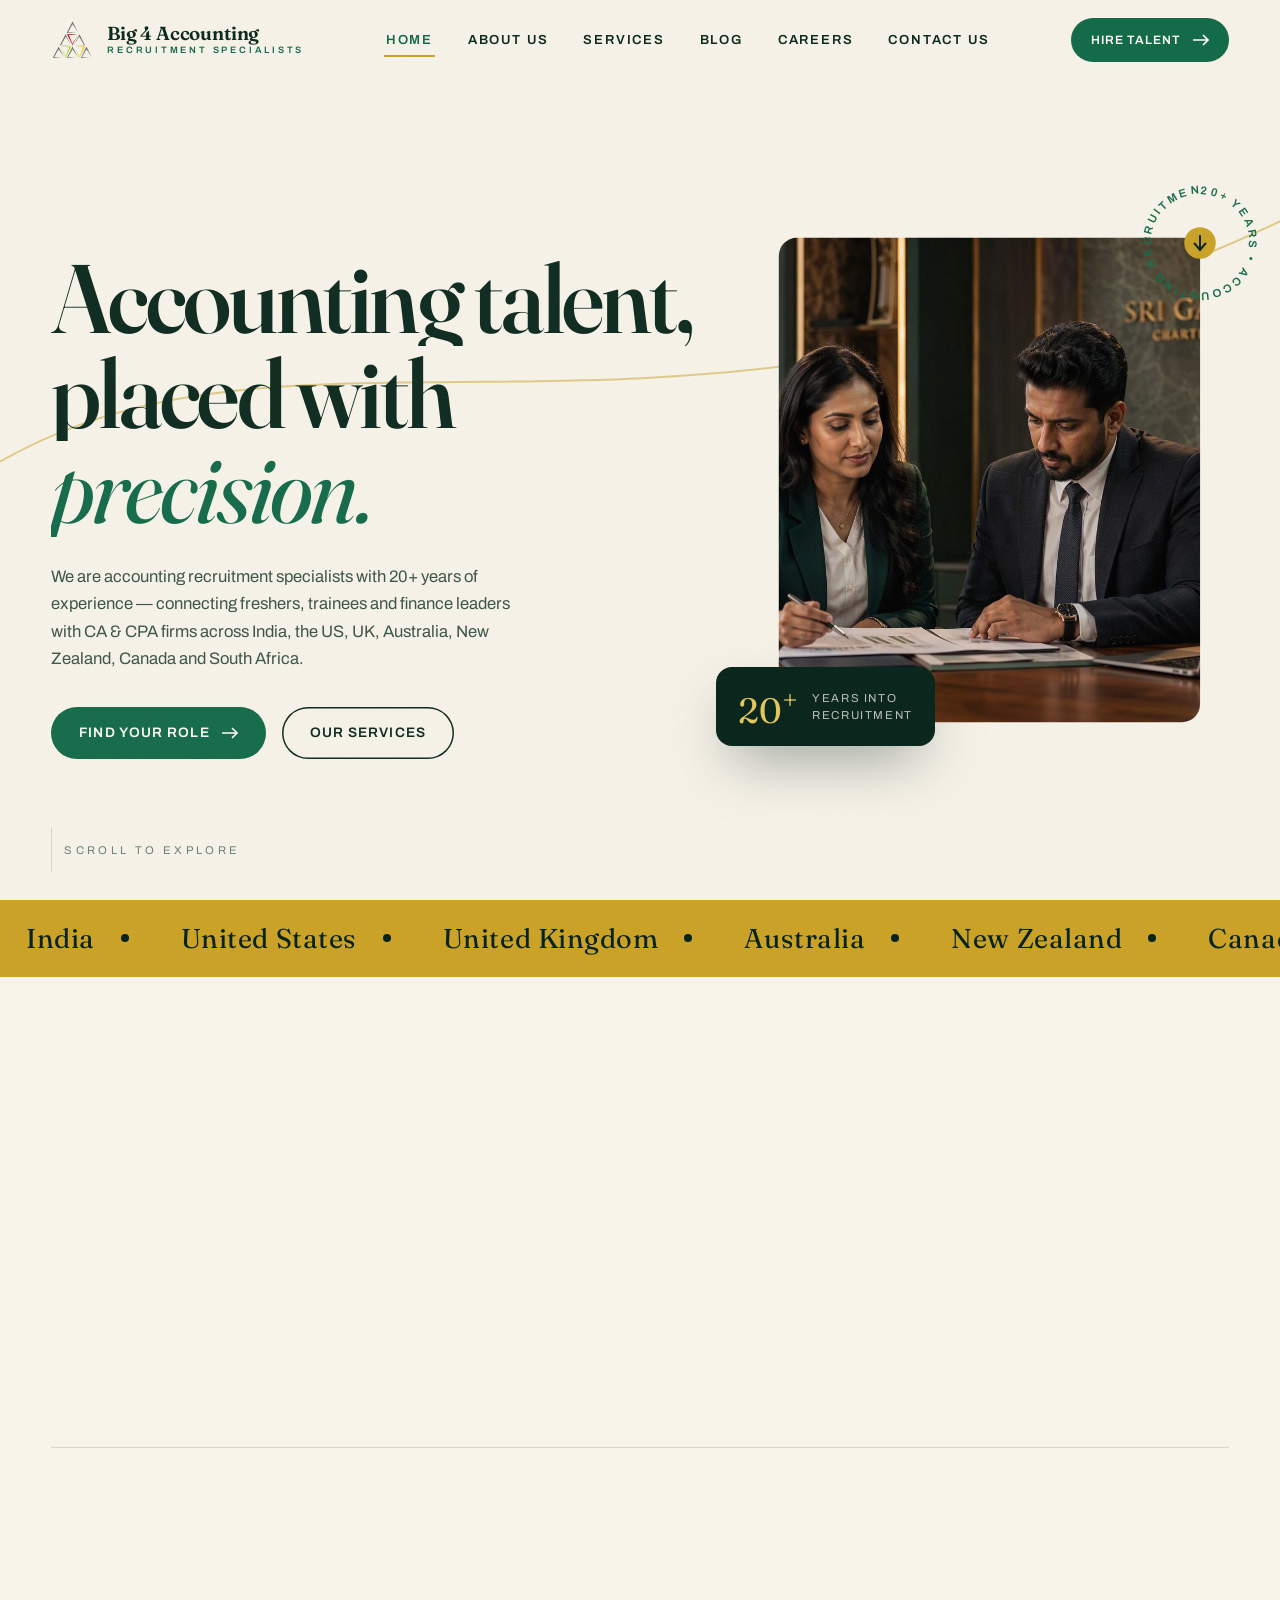
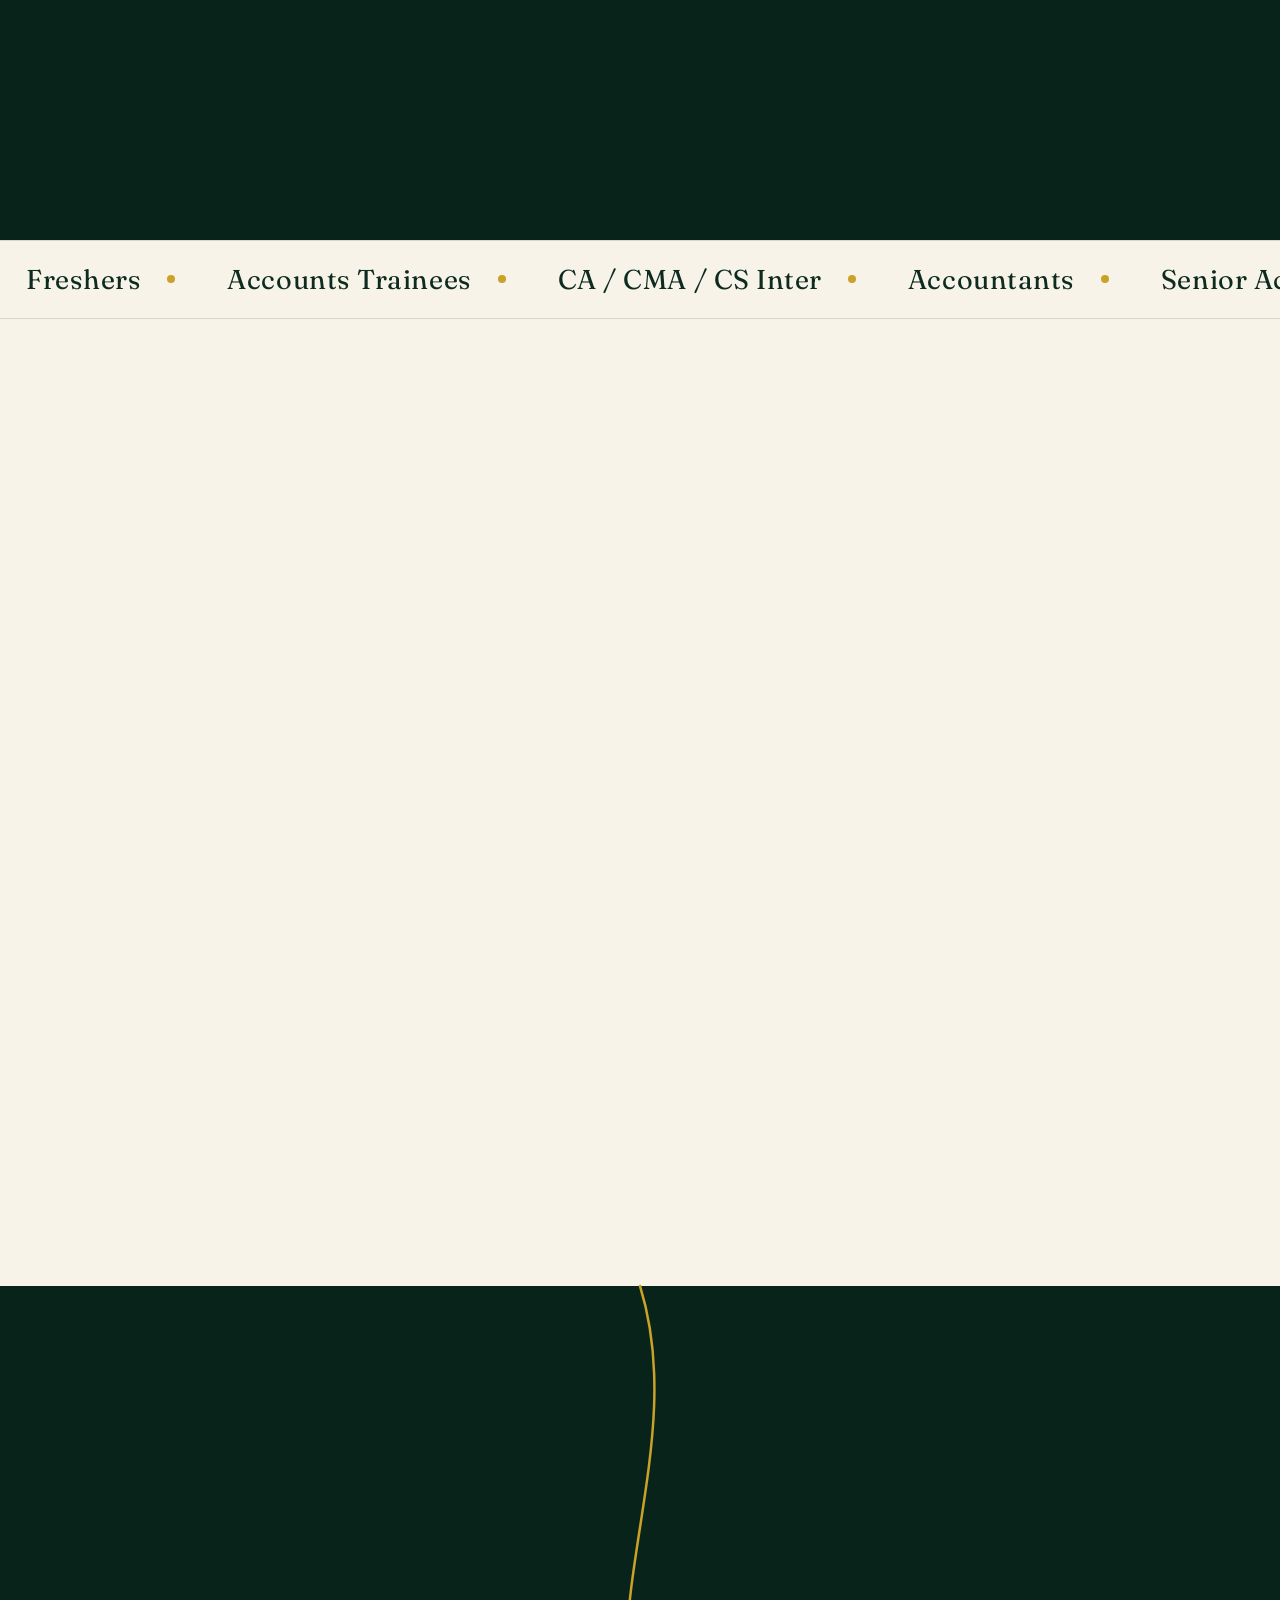
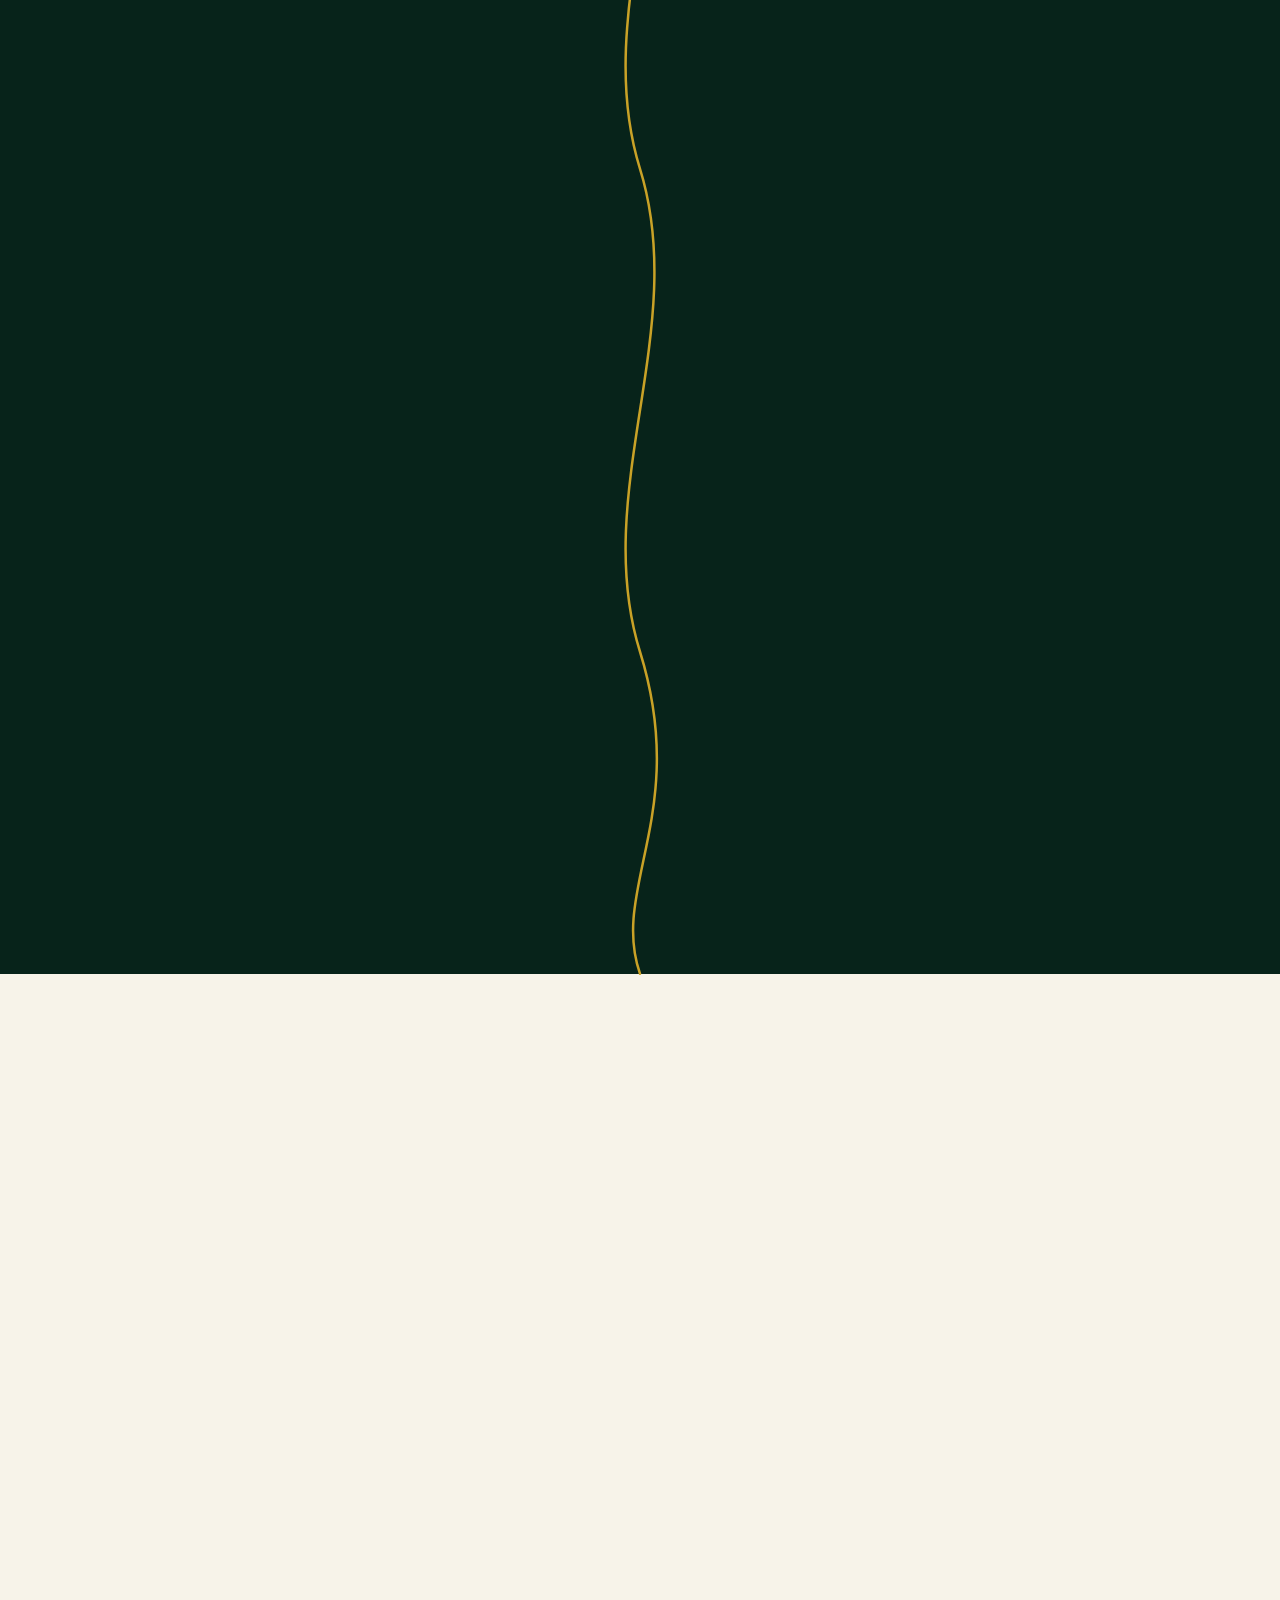
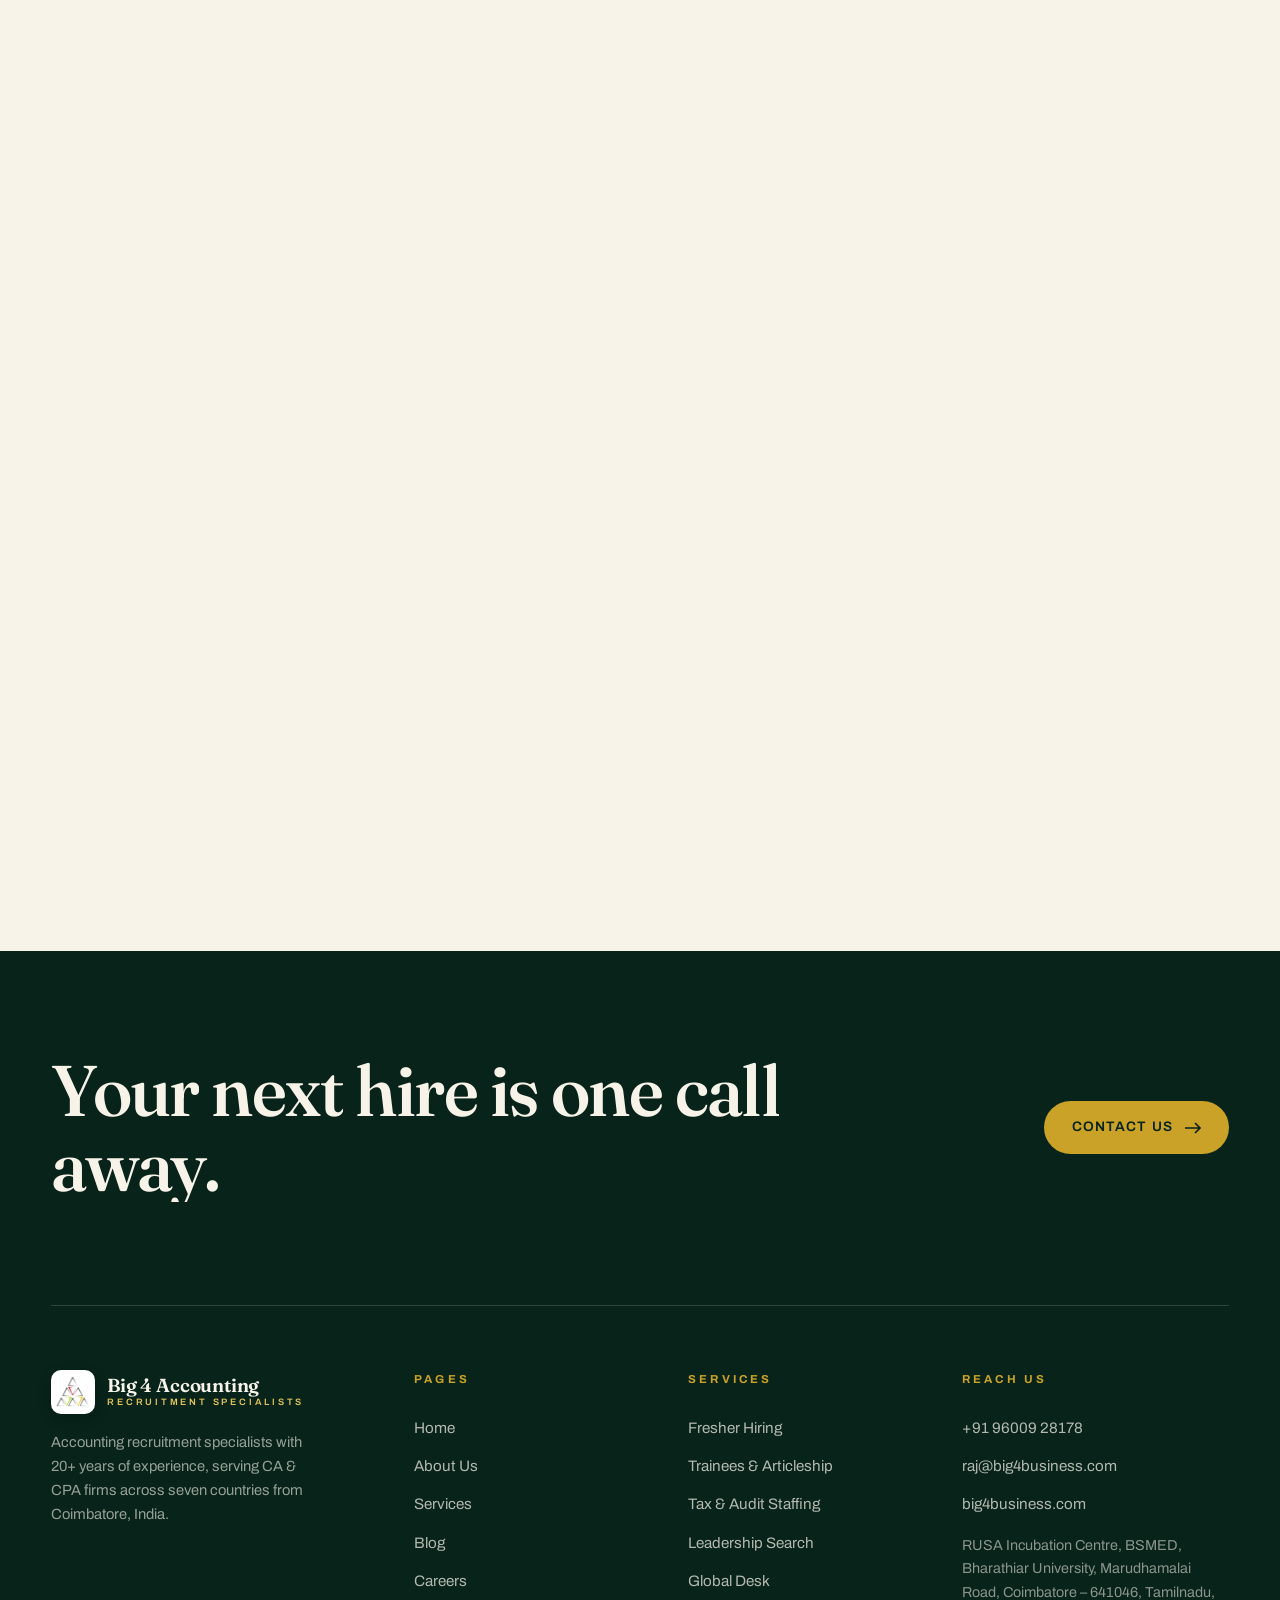
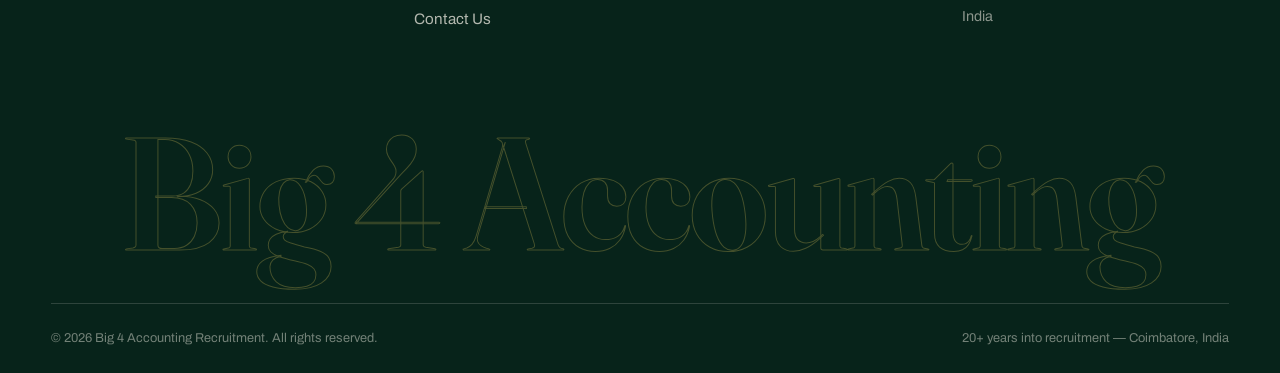
<file: index.html>
<!DOCTYPE html>
<html lang="en">
<head>
<meta charset="UTF-8">
<meta name="viewport" content="width=device-width, initial-scale=1.0, viewport-fit=cover">
<title>Big 4 Accounting Recruitment — Accounting Recruitment Specialists, Coimbatore</title>
<meta name="description" content="Big 4 Accounting Recruitment — 20+ years of specialist accounting recruitment for CA & CPA firms across India, US, UK, Australia, New Zealand, Canada and South Africa.">
<link rel="icon" href="assets/favicon.png" type="image/png">
<link rel="apple-touch-icon" href="assets/favicon.png">
<link rel="preconnect" href="https://fonts.googleapis.com">
<link rel="preconnect" href="https://fonts.gstatic.com" crossorigin>
<link href="https://fonts.googleapis.com/css2?family=Fraunces:ital,opsz,wght@0,9..144,300..700;1,9..144,300..700&family=Archivo:wght@400;500;600;700&display=swap" rel="stylesheet">
<link rel="stylesheet" href="css/style.css">
</head>
<body data-page="home">

<!-- LOADER -->
<div class="loader" aria-hidden="true">
  <div class="loader__percent"><span>000%</span></div>
  <div class="loader__lines">
    <div class="loader__line"><span>Big 4</span></div>
    <div class="loader__line"><span>Accounting</span></div>
    <div class="loader__line"><span class="gold">Recruitment</span></div>
  </div>
  <div class="loader__tag"><span>Accounting Recruitment Specialists — Coimbatore, India</span></div>
  <div class="loader__bar"></div>
</div>

<div class="progress"></div>
<div class="wipe"><div class="wipe__mark">
  <img src="assets/favicon.png" alt="Big 4 Accounting Recruitment" class="wipe__logo" width="68" height="68">
</div></div>

<!-- HEADER -->
<header class="header">
  <a href="index.html" class="brand" aria-label="Big 4 Accounting Recruitment — home">
    <img src="assets/favicon.png" alt="Big 4 Accounting Recruitment Logo" class="brand__logo" width="44" height="44">
    <span class="brand__name">Big 4 Accounting<small>Recruitment Specialists</small></span>
  </a>
  <nav class="nav" aria-label="Primary">
    <a href="index.html" class="is-active">Home</a>
    <a href="#">About Us</a>
    <a href="#">Services</a>
    <a href="#">Blog</a>
    <a href="#">Careers</a>
    <a href="#">Contact Us</a>
  </nav>
  <div class="header__cta">
    <a href="#" class="btn btn--sm">Hire Talent
      <svg class="arr" viewBox="0 0 16 12" fill="none" stroke="currentColor" stroke-width="1.6"><path d="M0 6h14M10 1l5 5-5 5"/></svg>
    </a>
    <button class="burger" aria-label="Open menu"><span></span><span></span><span></span></button>
  </div>
</header>

<!-- FULLSCREEN MENU -->
<div class="menu" aria-label="Menu">
  <a href="index.html"><em>01</em><span>Home</span></a>
  <a href="#"><em>02</em><span>About Us</span></a>
  <a href="#"><em>03</em><span>Services</span></a>
  <a href="#"><em>04</em><span>Blog</span></a>
  <a href="#"><em>05</em><span>Careers</span></a>
  <a href="#"><em>06</em><span>Contact Us</span></a>
  <div class="menu__foot">
    <span>raj@big4business.com</span><span>+91 96009 28178</span><span>Coimbatore, Tamilnadu, India</span>
  </div>
</div>

<main>

<!-- HERO -->
<section class="hero">
  <svg class="hero__ribbon" width="100%" height="420" viewBox="0 0 1440 420" fill="none" preserveAspectRatio="none" aria-hidden="true">
    <path id="ribbon-path" d="M-40 340 C 320 120, 760 380, 1480 60" stroke="#c9a227" stroke-width="2" opacity=".55"/>
  </svg>
  <div class="hero__grid">
    <div>
      <h1 class="hero__title h-display">
        <span class="row"><span>Accounting talent,</span></span>
        <span class="row"><span>placed with</span></span>
        <span class="row"><span><em class="serif-i">precision.</em></span></span>
      </h1>
      <p class="hero__lead">We are accounting recruitment specialists with 20+ years of experience — connecting freshers, trainees and finance leaders with CA &amp; CPA firms across India, the US, UK, Australia, New Zealand, Canada and South Africa.</p>
      <div class="hero__cta">
        <a href="#" class="btn">Find Your Role
          <svg class="arr" viewBox="0 0 16 12" fill="none" stroke="currentColor" stroke-width="1.6"><path d="M0 6h14M10 1l5 5-5 5"/></svg>
        </a>
        <a href="#" class="btn btn--ghost">Our Services</a>
      </div>
    </div>
    <div class="hero__media" data-reveal="right">
      <div class="hero__spin" aria-hidden="true">
        <svg viewBox="0 0 120 120">
          <defs><path id="circ" d="M60 10a50 50 0 1 1 0 100 50 50 0 1 1 0-100"/></defs>
          <text style="font:600 11.5px 'Archivo';letter-spacing:2.6px;fill:#146b4a"><textPath href="#circ">20+ YEARS • ACCOUNTING RECRUITMENT • BIG 4 •</textPath></text>
          <circle cx="60" cy="60" r="16" fill="#c9a227"/>
          <path d="M60 52v16M54 60l6 7 6-7" stroke="#07231a" stroke-width="2" fill="none"/>
        </svg>
      </div>
      <div class="frame img-reveal" data-parallax="0.06"><img src="assets/hero-main.jpg" alt="Accounting professionals reviewing financial documents in a modern office"></div>
      <div class="hero__badge" data-reveal>
        <span class="n">20<sup>+</sup></span>
        <span class="t">Years into<br>Recruitment</span>
      </div>
    </div>
  </div>
  <div class="hero__scrollcue"><i></i>Scroll to explore</div>
</section>

<!-- MARQUEE — COUNTRIES -->
<div class="marquee marquee--gold" aria-hidden="true">
  <div class="marquee__track">
    <span>India <i class="dot"></i></span><span>United States <i class="dot"></i></span><span>United Kingdom <i class="dot"></i></span><span>Australia <i class="dot"></i></span><span>New Zealand <i class="dot"></i></span><span>Canada <i class="dot"></i></span><span>South Africa <i class="dot"></i></span>
  </div>
</div>

<!-- INTRO / COMMITMENT -->
<section class="section">
  <div class="wrap">
    <div class="intro__grid">
      <div>
        <span class="eyebrow" data-reveal>Who we are</span>
        <h2 class="intro__big split" style="margin-top:22px">A specialist desk for accounting careers — from first articleship to the CFO's chair.</h2>
      </div>
      <div class="intro__aside">
        <p data-reveal style="text-align:justify;text-justify:inter-word">Based at the RUSA Incubation Centre, Bharathiar University, Coimbatore, we work as a 360-degree HR partner to accounting firms and finance teams. Every candidate is screened for technical depth, software fluency and professional etiquette before a profile ever reaches your desk.</p>
        <p data-reveal style="text-align:justify;text-justify:inter-word">For candidates, we open doors that job portals can't — direct mandates from partner firms hiring quietly, in India and across six other countries.</p>
        <a href="#" class="btn btn--ghost" data-reveal style="margin-top:8px">Our Story
          <svg class="arr" viewBox="0 0 16 12" fill="none" stroke="currentColor" stroke-width="1.6"><path d="M0 6h14M10 1l5 5-5 5"/></svg>
        </a>
      </div>
    </div>
    <div class="counts" data-stagger>
      <div class="count"><span class="n" data-count-to="20">0</span><sup>+</sup><div class="t">Years of Recruitment</div></div>
      <div class="count"><span class="n" data-count-to="7">0</span><div class="t">Countries Served</div></div>
      <div class="count"><span class="n" data-count-to="360">0</span><sup>°</sup><div class="t">HR Partnership</div></div>
      <div class="count"><span class="n" data-count-to="1">0</span><div class="t">Focus — Accounting</div></div>
    </div>
  </div>
</section>

<!-- SERVICES PREVIEW (dark) -->
<section class="section on-dark">
  <div class="wrap">
    <div class="section-head">
      <div>
        <span class="eyebrow" data-reveal>What we do</span>
        <h2 class="section-title split" style="margin-top:18px">Six desks, one obsession</h2>
      </div>
      <p class="section-note" data-reveal>Every mandate runs through a specialist desk — so a fresher's first job and a CFO search get the same rigour.</p>
    </div>
    <div class="svc-list" data-stagger>
      <a href="#" class="svc-row"><span class="idx">01</span><div><div class="nm">Fresher &amp; Graduate Hiring</div><div class="ds">B.Com, M.Com &amp; MBA (Finance) campus-ready talent.</div></div><span class="go"><svg width="18" height="14" viewBox="0 0 16 12" fill="none" stroke="#f7f3e9" stroke-width="1.6"><path d="M0 6h14M10 1l5 5-5 5"/></svg></span></a>
      <a href="#" class="svc-row"><span class="idx">02</span><div><div class="nm">Trainees &amp; Article Assistants</div><div class="ds">Accounts trainees, CA / CMA / CS (Inter) placements.</div></div><span class="go"><svg width="18" height="14" viewBox="0 0 16 12" fill="none" stroke="#f7f3e9" stroke-width="1.6"><path d="M0 6h14M10 1l5 5-5 5"/></svg></span></a>
      <a href="#" class="svc-row"><span class="idx">03</span><div><div class="nm">Accountants &amp; Senior Accountants</div><div class="ds">Proven hires for core finance operations.</div></div><span class="go"><svg width="18" height="14" viewBox="0 0 16 12" fill="none" stroke="#f7f3e9" stroke-width="1.6"><path d="M0 6h14M10 1l5 5-5 5"/></svg></span></a>
      <a href="#" class="svc-row"><span class="idx">04</span><div><div class="nm">Tax &amp; Audit Professionals</div><div class="ds">Direct tax, indirect tax, statutory and internal audit.</div></div><span class="go"><svg width="18" height="14" viewBox="0 0 16 12" fill="none" stroke="#f7f3e9" stroke-width="1.6"><path d="M0 6h14M10 1l5 5-5 5"/></svg></span></a>
      <a href="#" class="svc-row"><span class="idx">05</span><div><div class="nm">Finance Managers to CFO</div><div class="ds">Confidential leadership search for finance heads.</div></div><span class="go"><svg width="18" height="14" viewBox="0 0 16 12" fill="none" stroke="#f7f3e9" stroke-width="1.6"><path d="M0 6h14M10 1l5 5-5 5"/></svg></span></a>
      <a href="#" class="svc-row"><span class="idx">06</span><div><div class="nm">Global Desk</div><div class="ds">Staffing CA &amp; CPA firms across seven countries.</div></div><span class="go"><svg width="18" height="14" viewBox="0 0 16 12" fill="none" stroke="#f7f3e9" stroke-width="1.6"><path d="M0 6h14M10 1l5 5-5 5"/></svg></span></a>
    </div>
  </div>
</section>

<!-- MARQUEE — ROLES -->
<div class="marquee marquee--rev" aria-hidden="true">
  <div class="marquee__track">
    <span>Freshers <i class="dot"></i></span><span>Accounts Trainees <i class="dot"></i></span><span>CA / CMA / CS Inter <i class="dot"></i></span><span>Accountants <i class="dot"></i></span><span>Senior Accountants <i class="dot"></i></span><span>Tax Professionals <i class="dot"></i></span><span>Auditors <i class="dot"></i></span><span>Finance Managers <i class="dot"></i></span><span>CFO &amp; Finance Leaders <i class="dot"></i></span>
  </div>
</div>

<!-- AUDIENCES -->
<section class="section">
  <div class="wrap">
    <div class="section-head">
      <div>
        <span class="eyebrow" data-reveal>Two sides, one desk</span>
        <h2 class="section-title split" style="margin-top:18px">Built for firms &amp; for careers</h2>
      </div>
    </div>
    <div class="aud" data-stagger>
      <div class="aud__card">
        <span class="aud__num" aria-hidden="true">A</span>
        <h3>For Firms &amp; Companies</h3>
        <p>Stop sifting through hundreds of mismatched resumes. Receive a tight shortlist of pre-screened accounting professionals — matched on qualification, software skills and salary band.</p>
        <ul>
          <li>Shortlists within committed timelines</li>
          <li>Technical &amp; communication pre-screening</li>
          <li>Fresher pipelines to CFO search under one roof</li>
          <li>India and global CA / CPA firm coverage</li>
        </ul>
        <a href="#" class="btn">Hire With Us
          <svg class="arr" viewBox="0 0 16 12" fill="none" stroke="currentColor" stroke-width="1.6"><path d="M0 6h14M10 1l5 5-5 5"/></svg>
        </a>
      </div>
      <div class="aud__card aud__card--dark on-dark">
        <span class="aud__num" aria-hidden="true">B</span>
        <h3>For Candidates</h3>
        <p>Whether you're a B.Com fresher or a CA (Inter) looking for articleship, we map your profile to firms that actually match your ambition — including offshore roles serving US, UK and Australian practices.</p>
        <ul>
          <li>Direct access to partner-firm mandates</li>
          <li>Resume &amp; interview preparation guidance</li>
          <li>Roles across seven countries</li>
          <li>No fee surprises — honest, transparent process</li>
        </ul>
        <a href="#" class="btn btn--gold">See Open Roles
          <svg class="arr" viewBox="0 0 16 12" fill="none" stroke="currentColor" stroke-width="1.6"><path d="M0 6h14M10 1l5 5-5 5"/></svg>
        </a>
      </div>
    </div>
  </div>
</section>

<!-- PROCESS — scroll-drawn timeline -->
<section class="section on-dark process" data-drawpath>
  <svg class="process__svg" viewBox="0 0 120 1200" preserveAspectRatio="none" aria-hidden="true">
    <path d="M60 0 C 110 150, 10 300, 60 450 C 110 600, 10 750, 60 900 C 110 1050, 30 1120, 60 1200"/>
  </svg>
  <div class="wrap" style="position:relative;z-index:2">
    <div class="section-head" style="justify-content:center;text-align:center">
      <div>
        <span class="eyebrow" data-reveal style="justify-content:center">How it works</span>
        <h2 class="section-title split" style="margin:18px auto 0">The golden path to the right hire</h2>
      </div>
    </div>
    <div class="step" data-reveal>
      <div class="step__body"><h3>Understand</h3><p>A deep brief — role, software stack, salary band, culture. For candidates: qualification, ambition and preferred geography.</p></div>
      <span class="step__dot">1</span>
    </div>
    <div class="step" data-reveal>
      <div class="step__body"><h3>Source &amp; Screen</h3><p>Our specialist desk taps a 20-year network, then screens for technical knowledge, tools and communication.</p></div>
      <span class="step__dot">2</span>
    </div>
    <div class="step" data-reveal>
      <div class="step__body"><h3>Shortlist &amp; Interview</h3><p>A tight shortlist — never a flood. We schedule, brief and prepare both sides for every interview round.</p></div>
      <span class="step__dot">3</span>
    </div>
    <div class="step" data-reveal>
      <div class="step__body"><h3>Place &amp; Partner</h3><p>Offer negotiation, joining coordination and post-placement follow-up. A 360° partnership, not a transaction.</p></div>
      <span class="step__dot">4</span>
    </div>
  </div>
</section>

<!-- INSIGHTS PREVIEW -->
<section class="section">
  <div class="wrap">
    <div class="section-head">
      <div>
        <span class="eyebrow" data-reveal>From the blog</span>
        <h2 class="section-title split" style="margin-top:18px">Insights for accounting careers</h2>
      </div>
      <a href="#" class="btn btn--ghost" data-reveal>All Articles
        <svg class="arr" viewBox="0 0 16 12" fill="none" stroke="currentColor" stroke-width="1.6"><path d="M0 6h14M10 1l5 5-5 5"/></svg>
      </a>
    </div>
    <div class="blog-grid" data-stagger>
      <a href="#" class="post-link"><article class="post">
        <div class="post__img"><img src="assets/blog-resume.jpg" alt="Resume, calculator and coffee on a desk"></div>
        <div class="post__body">
          <span class="post__cat">Career Guide</span>
          <h3 class="post__title">What CA firms really look for in a fresher's resume</h3>
          <div class="post__meta"><span>6 min read</span><span>2026</span></div>
        </div>
      </article></a>
      <a href="#" class="post-link"><article class="post">
        <div class="post__img"><img src="assets/blog-career.jpg" alt="Accounting textbooks and ledger with reading glasses"></div>
        <div class="post__body">
          <span class="post__cat">Career Guide</span>
          <h3 class="post__title">CA vs CMA vs CS (Inter): which articleship path fits you?</h3>
          <div class="post__meta"><span>8 min read</span><span>2026</span></div>
        </div>
      </article></a>
      <a href="#" class="post-link"><article class="post">
        <div class="post__img"><img src="assets/blog-remote.jpg" alt="Home office with laptop and world-time clocks"></div>
        <div class="post__body">
          <span class="post__cat">Global Careers</span>
          <h3 class="post__title">Working for US &amp; UK CPA firms from India: a starter guide</h3>
          <div class="post__meta"><span>7 min read</span><span>2026</span></div>
        </div>
      </article></a>
    </div>
  </div>
</section>

<!-- CTA BAND -->
<section class="section" style="padding-top:0">
  <div class="wrap">
    <div class="cta-band on-dark" data-reveal="zoom">
      <span class="glow glow--a"></span><span class="glow glow--b"></span>
      <span class="eyebrow" style="justify-content:center;display:flex">Ready when you are</span>
      <h2 style="margin-top:20px">Let's place the right person in the right ledger.</h2>
      <p>One conversation is all it takes — tell us the role you need filled, or the career you want to build.</p>
      <a href="#" class="btn btn--gold">Start the Conversation
        <svg class="arr" viewBox="0 0 16 12" fill="none" stroke="currentColor" stroke-width="1.6"><path d="M0 6h14M10 1l5 5-5 5"/></svg>
      </a>
    </div>
  </div>
</section>

</main>

<!-- FOOTER -->
<footer class="footer">
  <div class="wrap">
    <div class="footer__cta">
      <h2 class="split">Your next hire is one call away.</h2>
      <a href="#" class="btn btn--gold">Contact Us
        <svg class="arr" viewBox="0 0 16 12" fill="none" stroke="currentColor" stroke-width="1.6"><path d="M0 6h14M10 1l5 5-5 5"/></svg>
      </a>
    </div>
    <div class="footer__grid">
      <div class="footer__brand">
        <a href="index.html" class="brand">
          <img src="assets/favicon.png" alt="Big 4 Accounting Recruitment Logo" class="brand__logo" width="44" height="44">
          <span class="brand__name" style="color:var(--paper)">Big 4 Accounting<small style="color:var(--gold-soft)">Recruitment Specialists</small></span>
        </a>
        <p>Accounting recruitment specialists with 20+ years of experience, serving CA &amp; CPA firms across seven countries from Coimbatore, India.</p>
      </div>
      <div>
        <h4>Pages</h4>
        <ul><li><a href="index.html">Home</a></li><li><a href="#">About Us</a></li><li><a href="#">Services</a></li><li><a href="#">Blog</a></li><li><a href="#">Careers</a></li><li><a href="#">Contact Us</a></li></ul>
      </div>
      <div>
        <h4>Services</h4>
        <ul><li><a href="#">Fresher Hiring</a></li><li><a href="#">Trainees &amp; Articleship</a></li><li><a href="#">Tax &amp; Audit Staffing</a></li><li><a href="#">Leadership Search</a></li><li><a href="#">Global Desk</a></li></ul>
      </div>
      <div>
        <h4>Reach Us</h4>
        <ul>
          <li><a href="tel:+919600928178">+91 96009 28178</a></li>
          <li><a href="mailto:raj@big4business.com">raj@big4business.com</a></li>
          <li><a href="https://big4business.com/" target="_blank" rel="noopener">big4business.com</a></li>
          <li style="color:rgba(247,243,233,.55);font-size:.9rem;padding-top:10px">RUSA Incubation Centre, BSMED, Bharathiar University, Marudhamalai Road, Coimbatore – 641046, Tamilnadu, India</li>
        </ul>
      </div>
    </div>
    <div class="footer__word" aria-hidden="true">Big 4 Accounting</div>
    <div class="footer__bottom">
      <span>© <span id="year">2026</span> Big 4 Accounting Recruitment. All rights reserved.</span>
      <span>20+ years into recruitment — Coimbatore, India</span>
    </div>
  </div>
</footer>

<button class="to-top" aria-label="Back to top">
  <svg width="16" height="16" viewBox="0 0 16 16" fill="none" stroke="currentColor" stroke-width="1.8"><path d="M8 14V2M3 7l5-5 5 5"/></svg>
</button>

<script src="js/vendor/jquery.min.js"></script>
<script src="js/vendor/vivus.min.js"></script>
<script src="js/main.js"></script>
</body>
</html>
</file>
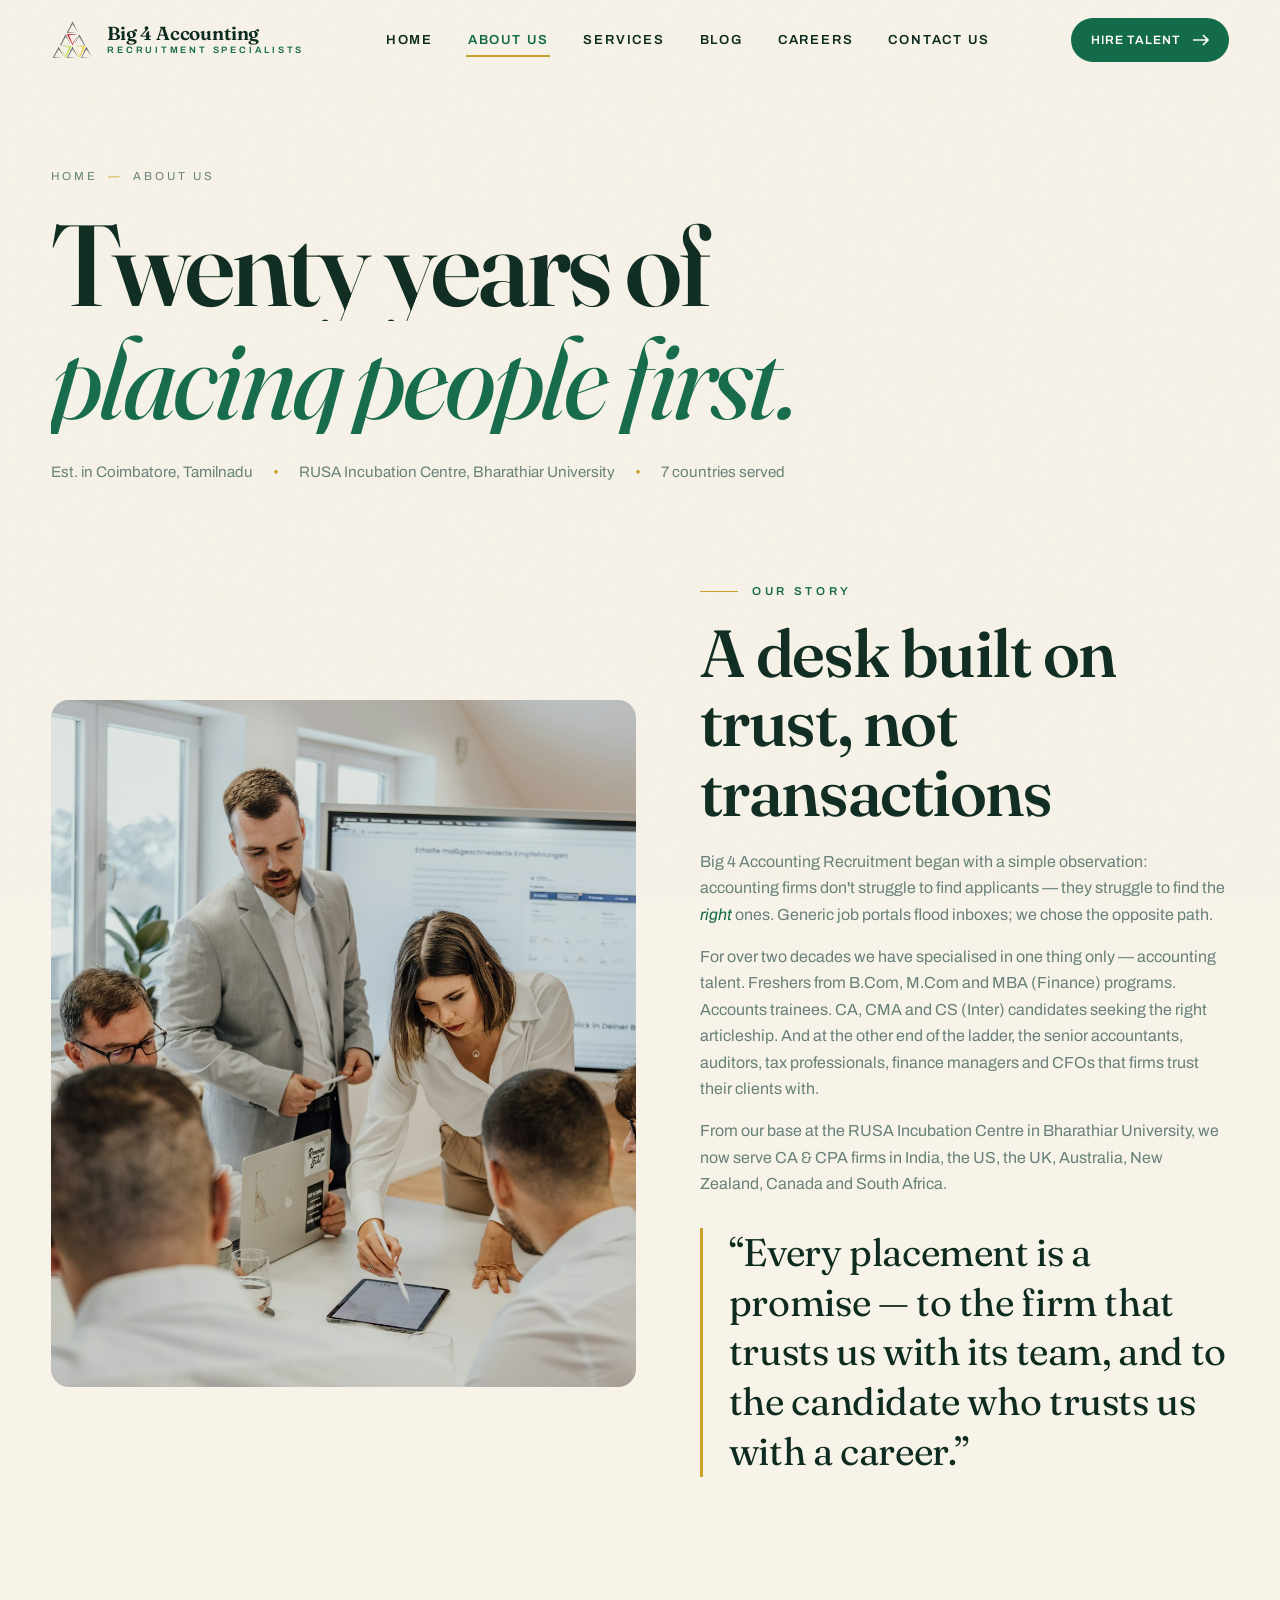
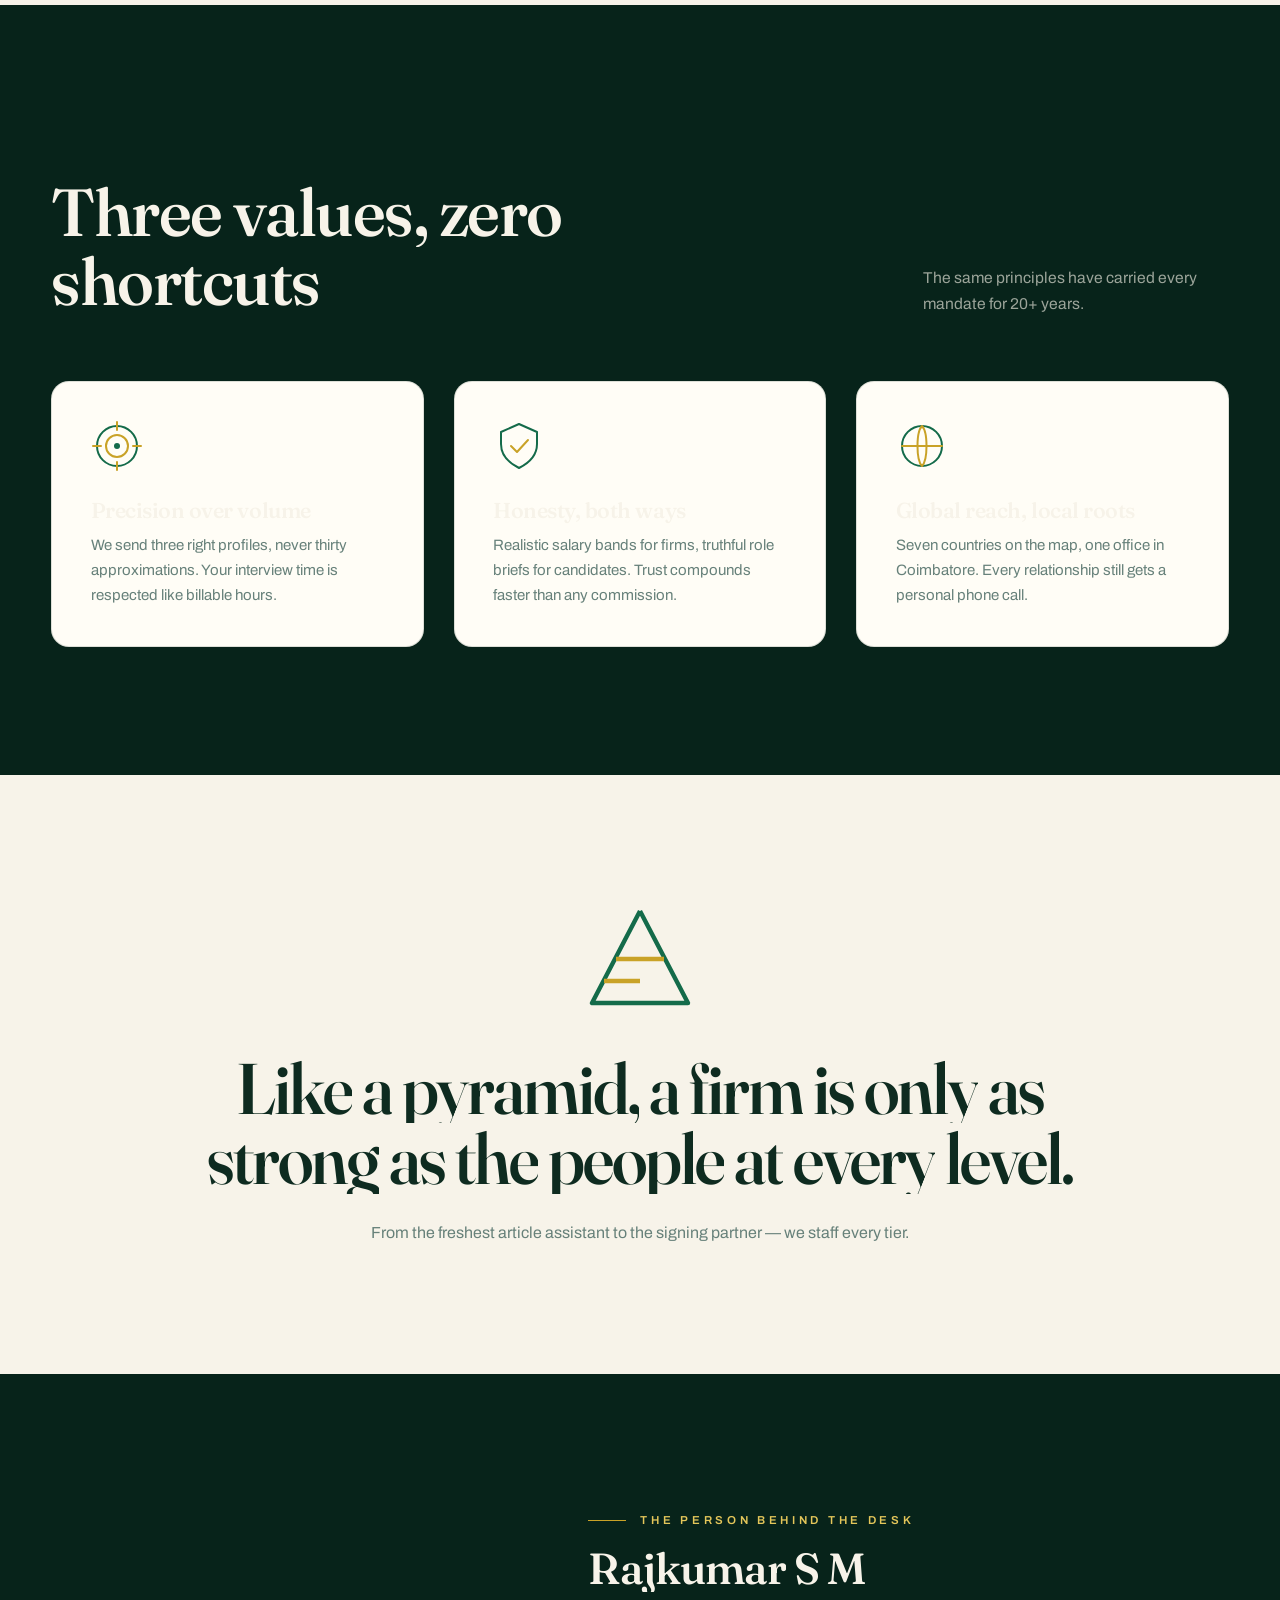
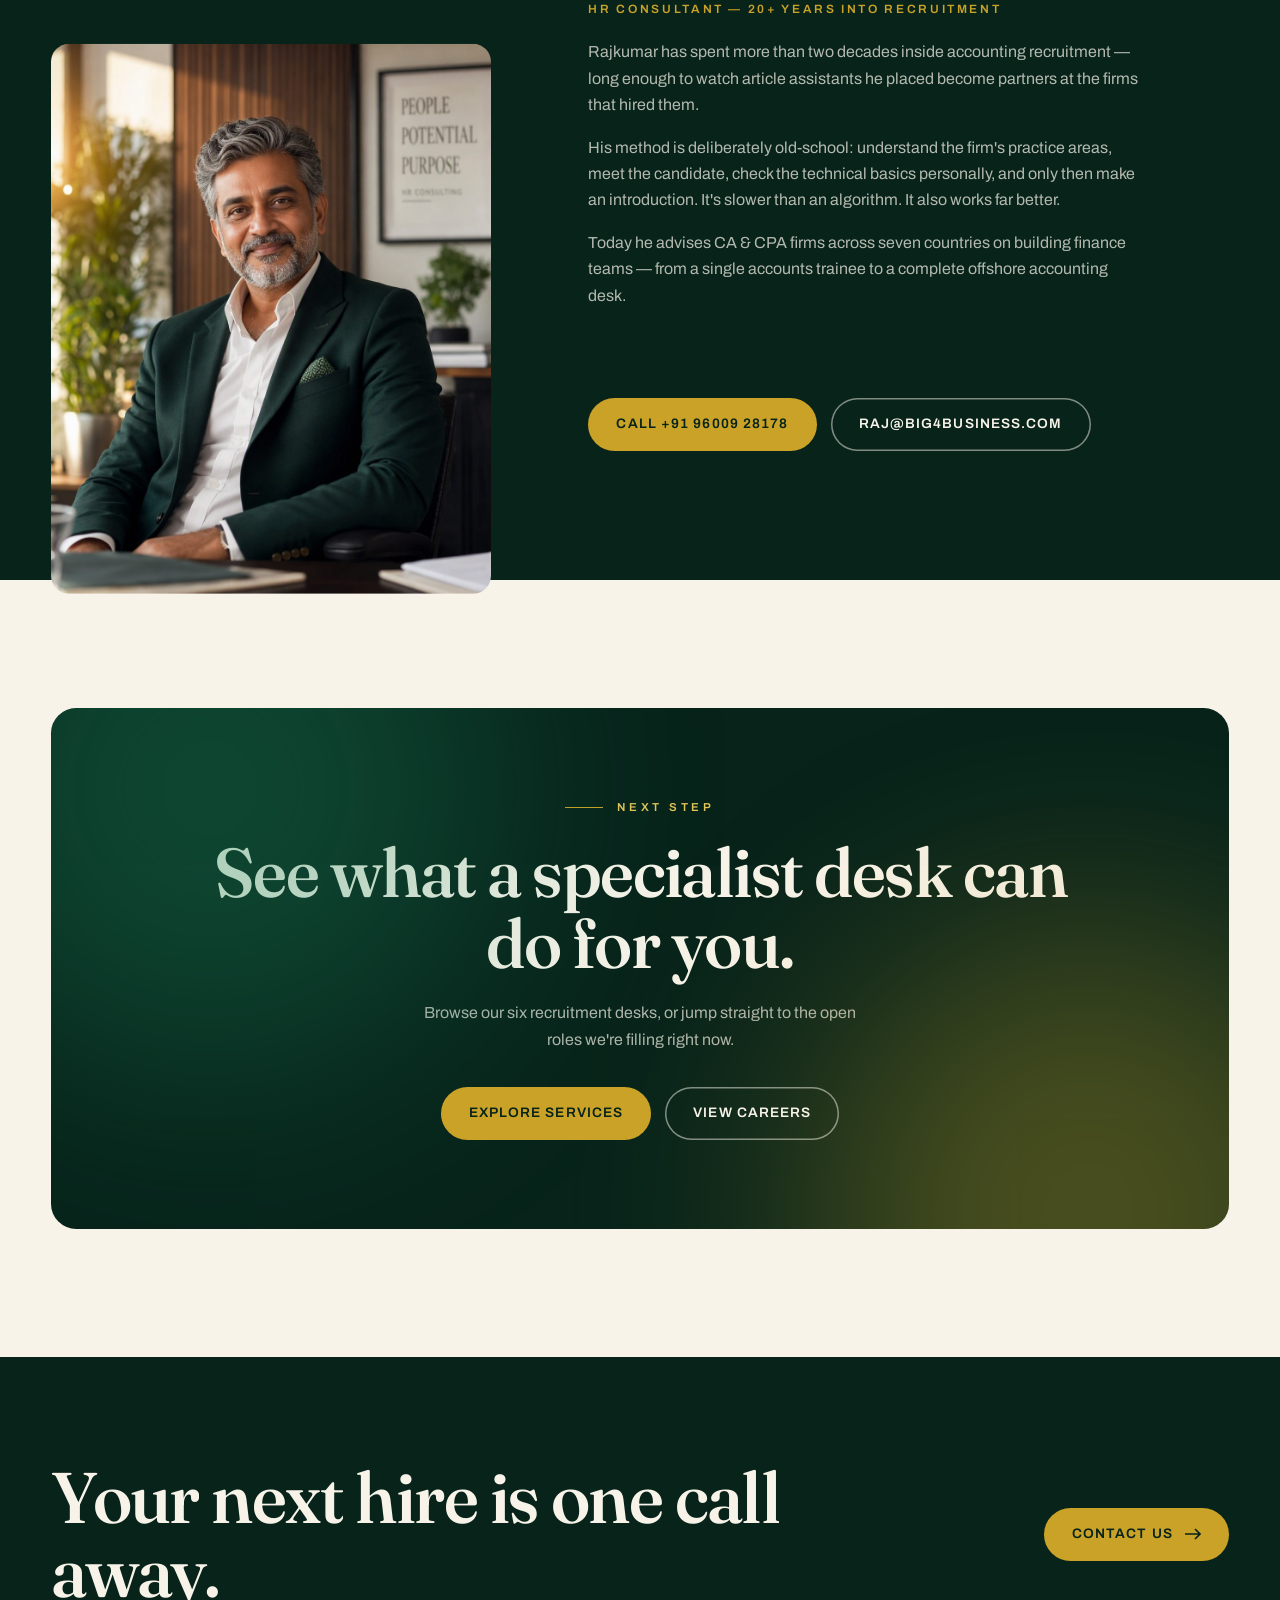
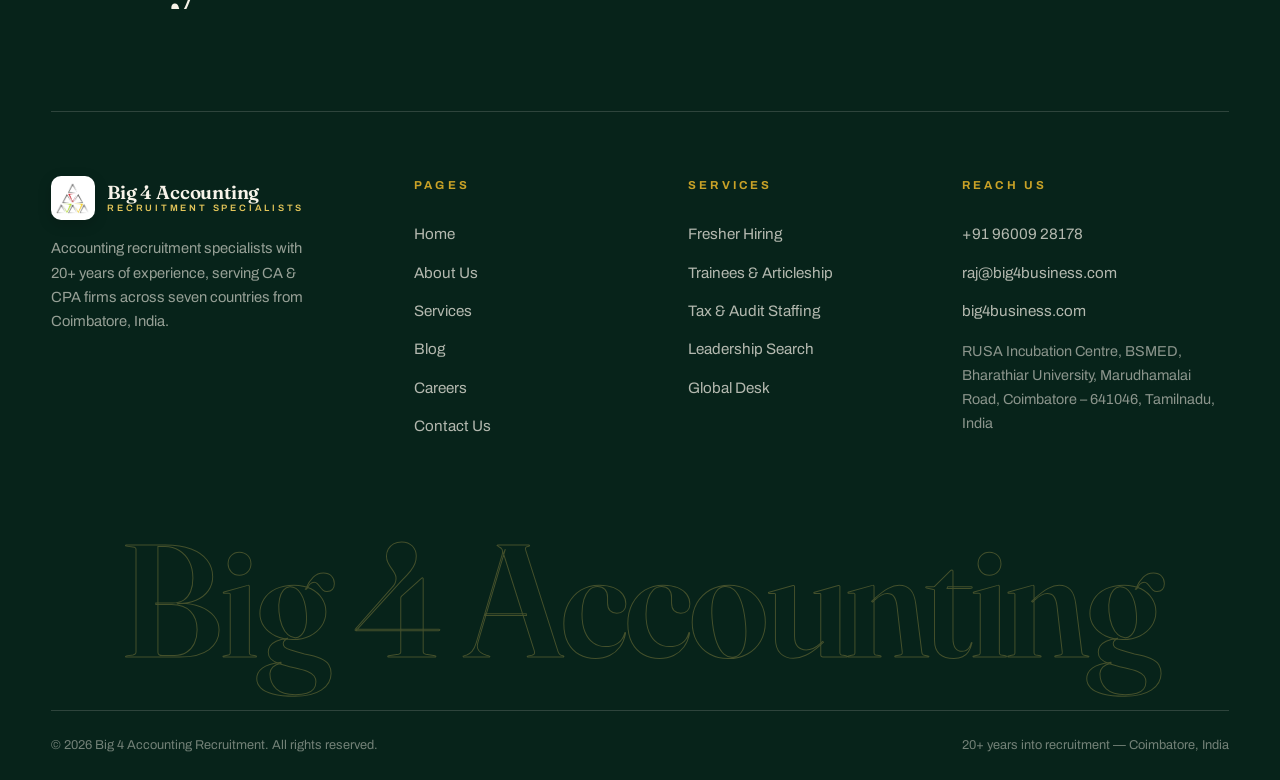
<file: about.html>
<!DOCTYPE html>
<html lang="en">
<head>
<meta charset="UTF-8">
<meta name="viewport" content="width=device-width, initial-scale=1.0, viewport-fit=cover">
<title>About Us — Big 4 Accounting Recruitment</title>
<meta name="description" content="20+ years of specialist accounting recruitment from Coimbatore, India. Meet Rajkumar S M and the team behind Big 4 Accounting Recruitment.">
<link rel="icon" href="assets/favicon.png" type="image/png">
<link rel="apple-touch-icon" href="assets/favicon.png">
<link rel="preconnect" href="https://fonts.googleapis.com">
<link rel="preconnect" href="https://fonts.gstatic.com" crossorigin>
<link href="https://fonts.googleapis.com/css2?family=Fraunces:ital,opsz,wght@0,9..144,300..700;1,9..144,300..700&family=Archivo:wght@400;500;600;700&display=swap" rel="stylesheet">
<link rel="stylesheet" href="css/style.css">
</head>
<body data-page="about">

<div class="progress"></div>
<div class="wipe"><div class="wipe__mark">
  <img src="assets/favicon.png" alt="Big 4 Accounting Recruitment" class="wipe__logo" width="68" height="68">
</div></div>

<header class="header">
  <a href="index.html" class="brand" aria-label="Big 4 Accounting Recruitment — home">
    <img src="assets/favicon.png" alt="Big 4 Accounting Recruitment Logo" class="brand__logo" width="44" height="44">
    <span class="brand__name">Big 4 Accounting<small>Recruitment Specialists</small></span>
  </a>
  <nav class="nav" aria-label="Primary">
    <a href="index.html">Home</a>
    <a href="about.html" class="is-active">About Us</a>
    <a href="services.html">Services</a>
    <a href="blog.html">Blog</a>
    <a href="career.html">Careers</a>
    <a href="contact.html">Contact Us</a>
  </nav>
  <div class="header__cta">
    <a href="contact.html" class="btn btn--sm">Hire Talent
      <svg class="arr" viewBox="0 0 16 12" fill="none" stroke="currentColor" stroke-width="1.6"><path d="M0 6h14M10 1l5 5-5 5"/></svg>
    </a>
    <button class="burger" aria-label="Open menu"><span></span><span></span><span></span></button>
  </div>
</header>

<div class="menu" aria-label="Menu">
  <a href="index.html"><em>01</em><span>Home</span></a>
  <a href="about.html"><em>02</em><span>About Us</span></a>
  <a href="services.html"><em>03</em><span>Services</span></a>
  <a href="blog.html"><em>04</em><span>Blog</span></a>
  <a href="career.html"><em>05</em><span>Careers</span></a>
  <a href="contact.html"><em>06</em><span>Contact Us</span></a>
  <div class="menu__foot">
    <span>raj@big4business.com</span><span>+91 96009 28178</span><span>Coimbatore, Tamilnadu, India</span>
  </div>
</div>

<main>

<!-- PAGE HERO -->
<section class="page-hero">
  <div class="wrap">
    <div class="crumbs"><a href="index.html">Home</a><span class="sep">—</span><span>About Us</span></div>
    <h1 class="page-hero__title h-display">
      <span class="row"><span>Twenty years of</span></span>
      <span class="row"><span><em class="serif-i">placing people first.</em></span></span>
    </h1>
    <div class="page-hero__meta">
      <span>Est. in Coimbatore, Tamilnadu</span><span style="color:var(--gold)">•</span>
      <span>RUSA Incubation Centre, Bharathiar University</span><span style="color:var(--gold)">•</span>
      <span>7 countries served</span>
    </div>
  </div>
</section>

<!-- STORY -->
<section class="section" style="padding-top:0">
  <div class="wrap about-hero__grid">
    <div class="img-reveal about-hero__img" data-parallax="0.05">
      <img src="assets/team-strategy.jpg" alt="The Big 4 team in a strategy session">
    </div>
    <div>
      <span class="eyebrow" data-reveal>Our story</span>
      <h2 class="section-title split" style="margin:18px 0 22px">A desk built on trust, not transactions</h2>
      <p data-reveal style="color:var(--muted);margin-bottom:16px">Big 4 Accounting Recruitment began with a simple observation: accounting firms don't struggle to find applicants — they struggle to find the <em class="serif-i">right</em> ones. Generic job portals flood inboxes; we chose the opposite path.</p>
      <p data-reveal style="color:var(--muted);margin-bottom:16px">For over two decades we have specialised in one thing only — accounting talent. Freshers from B.Com, M.Com and MBA (Finance) programs. Accounts trainees. CA, CMA and CS (Inter) candidates seeking the right articleship. And at the other end of the ladder, the senior accountants, auditors, tax professionals, finance managers and CFOs that firms trust their clients with.</p>
      <p data-reveal style="color:var(--muted)">From our base at the RUSA Incubation Centre in Bharathiar University, we now serve CA &amp; CPA firms in India, the US, the UK, Australia, New Zealand, Canada and South Africa.</p>
      <blockquote class="about-quote" data-reveal>
        “Every placement is a promise — to the firm that trusts us with its team, and to the candidate who trusts us with a career.”
      </blockquote>
    </div>
  </div>
</section>

<!-- VALUES -->
<section class="section on-dark" style="position:relative">
  <div class="wrap">
    <div class="section-head">
      <div>
        <span class="eyebrow" data-reveal>What guides us</span>
        <h2 class="section-title split" style="margin-top:18px">Three values, zero shortcuts</h2>
      </div>
      <p class="section-note" data-reveal>The same principles have carried every mandate for 20+ years.</p>
    </div>
    <div class="values" data-stagger>
      <div class="value">
        <svg class="glyph" viewBox="0 0 52 52" fill="none" stroke="#146b4a" stroke-width="2" stroke-linecap="round"><circle cx="26" cy="26" r="20"/><circle cx="26" cy="26" r="11" stroke="#c9a227"/><circle cx="26" cy="26" r="3" fill="#146b4a" stroke="none"/><path d="M26 2v8M26 42v8M2 26h8M42 26h8" stroke="#c9a227"/></svg>
        <h3>Precision over volume</h3>
        <p>We send three right profiles, never thirty approximations. Your interview time is respected like billable hours.</p>
      </div>
      <div class="value">
        <svg class="glyph" viewBox="0 0 52 52" fill="none" stroke="#146b4a" stroke-width="2" stroke-linecap="round" stroke-linejoin="round"><path d="M26 4 44 12v12c0 11-8 19-18 24C16 43 8 35 8 24V12L26 4Z"/><path d="M18 26l6 6 11-12" stroke="#c9a227"/></svg>
        <h3>Honesty, both ways</h3>
        <p>Realistic salary bands for firms, truthful role briefs for candidates. Trust compounds faster than any commission.</p>
      </div>
      <div class="value">
        <svg class="glyph" viewBox="0 0 52 52" fill="none" stroke="#146b4a" stroke-width="2" stroke-linecap="round"><circle cx="26" cy="26" r="20"/><path d="M6 26h40M26 6c6 6 6 34 0 40M26 6c-6 6-6 34 0 40" stroke="#c9a227"/></svg>
        <h3>Global reach, local roots</h3>
        <p>Seven countries on the map, one office in Coimbatore. Every relationship still gets a personal phone call.</p>
      </div>
    </div>
  </div>
</section>

<!-- VIVUS STATEMENT -->
<section class="section" style="text-align:center;position:relative">
  <div class="wrap">
    <svg id="pyramid-draw" data-vivus="60" width="120" height="108" viewBox="0 0 60 54" fill="none" style="margin:0 auto 34px" aria-hidden="true">
      <path d="M30 4 6 50h48L30 4Z" stroke="#146b4a" stroke-width="2.2" stroke-linejoin="round"/>
      <path d="M18 28h24" stroke="#c9a227" stroke-width="2.2"/>
      <path d="M12 39h36" stroke="#c9a227" stroke-width="2.2"/>
      <path d="M30 4v46" stroke="#146b4a" stroke-width="1.4"/>
    </svg>
    <h2 class="h-display split" style="font-size:clamp(2rem,5.6vw,4.6rem);max-width:22ch;margin:0 auto">Like a pyramid, a firm is only as strong as the people at every level.</h2>
    <p data-reveal style="margin:26px auto 0;color:var(--muted)">From the freshest article assistant to the signing partner — we staff every tier.</p>
  </div>
</section>

<!-- FOUNDER -->
<section class="section on-dark">
  <div class="wrap founder">
    <div class="img-reveal founder__img" data-parallax="0.05">
      <img src="assets/about-founder.jpg" alt="Rajkumar S M, HR Consultant and founder">
    </div>
    <div class="founder__info">
      <span class="eyebrow" data-reveal>The person behind the desk</span>
      <h3 class="split" style="margin-top:16px">Rajkumar S M</h3>
      <span class="founder__role" data-reveal>HR Consultant — 20+ years into recruitment</span>
      <p data-reveal>Rajkumar has spent more than two decades inside accounting recruitment — long enough to watch article assistants he placed become partners at the firms that hired them.</p>
      <p data-reveal>His method is deliberately old-school: understand the firm's practice areas, meet the candidate, check the technical basics personally, and only then make an introduction. It's slower than an algorithm. It also works far better.</p>
      <p data-reveal>Today he advises CA &amp; CPA firms across seven countries on building finance teams — from a single accounts trainee to a complete offshore accounting desk.</p>
      <div class="founder__sign" data-reveal>— Rajkumar S M</div>
      <div style="margin-top:28px;display:flex;gap:14px;flex-wrap:wrap" data-reveal>
        <a href="tel:+919600928178" class="btn btn--gold">Call +91 96009 28178</a>
        <a href="mailto:raj@big4business.com" class="btn btn--ghost on-dark">raj@big4business.com</a>
      </div>
    </div>
  </div>
</section>

<!-- CTA -->
<section class="section">
  <div class="wrap">
    <div class="cta-band on-dark" data-reveal="zoom">
      <span class="glow glow--a"></span><span class="glow glow--b"></span>
      <span class="eyebrow" style="justify-content:center;display:flex">Next step</span>
      <h2 style="margin-top:20px">See what a specialist desk can do for you.</h2>
      <p>Browse our six recruitment desks, or jump straight to the open roles we're filling right now.</p>
      <div style="display:flex;gap:14px;justify-content:center;flex-wrap:wrap">
        <a href="services.html" class="btn btn--gold">Explore Services</a>
        <a href="career.html" class="btn btn--ghost on-dark">View Careers</a>
      </div>
    </div>
  </div>
</section>

</main>

<footer class="footer">
  <div class="wrap">
    <div class="footer__cta">
      <h2 class="split">Your next hire is one call away.</h2>
      <a href="contact.html" class="btn btn--gold">Contact Us
        <svg class="arr" viewBox="0 0 16 12" fill="none" stroke="currentColor" stroke-width="1.6"><path d="M0 6h14M10 1l5 5-5 5"/></svg>
      </a>
    </div>
    <div class="footer__grid">
      <div class="footer__brand">
        <a href="index.html" class="brand">
          <img src="assets/favicon.png" alt="Big 4 Accounting Recruitment Logo" class="brand__logo" width="44" height="44">
          <span class="brand__name" style="color:var(--paper)">Big 4 Accounting<small style="color:var(--gold-soft)">Recruitment Specialists</small></span>
        </a>
        <p>Accounting recruitment specialists with 20+ years of experience, serving CA &amp; CPA firms across seven countries from Coimbatore, India.</p>
      </div>
      <div>
        <h4>Pages</h4>
        <ul><li><a href="index.html">Home</a></li><li><a href="about.html">About Us</a></li><li><a href="services.html">Services</a></li><li><a href="blog.html">Blog</a></li><li><a href="career.html">Careers</a></li><li><a href="contact.html">Contact Us</a></li></ul>
      </div>
      <div>
        <h4>Services</h4>
        <ul><li><a href="services.html">Fresher Hiring</a></li><li><a href="services.html">Trainees &amp; Articleship</a></li><li><a href="services.html">Tax &amp; Audit Staffing</a></li><li><a href="services.html">Leadership Search</a></li><li><a href="services.html">Global Desk</a></li></ul>
      </div>
      <div>
        <h4>Reach Us</h4>
        <ul>
          <li><a href="tel:+919600928178">+91 96009 28178</a></li>
          <li><a href="mailto:raj@big4business.com">raj@big4business.com</a></li>
          <li><a href="https://big4business.com/" target="_blank" rel="noopener">big4business.com</a></li>
          <li style="color:rgba(247,243,233,.55);font-size:.9rem;padding-top:10px">RUSA Incubation Centre, BSMED, Bharathiar University, Marudhamalai Road, Coimbatore – 641046, Tamilnadu, India</li>
        </ul>
      </div>
    </div>
    <div class="footer__word" aria-hidden="true">Big 4 Accounting</div>
    <div class="footer__bottom">
      <span>© <span id="year">2026</span> Big 4 Accounting Recruitment. All rights reserved.</span>
      <span>20+ years into recruitment — Coimbatore, India</span>
    </div>
  </div>
</footer>

<button class="to-top" aria-label="Back to top">
  <svg width="16" height="16" viewBox="0 0 16 16" fill="none" stroke="currentColor" stroke-width="1.8"><path d="M8 14V2M3 7l5-5 5 5"/></svg>
</button>

<script src="js/vendor/jquery.min.js"></script>
<script src="js/vendor/vivus.min.js"></script>
<script src="js/main.js"></script>
</body>
</html>
</file>
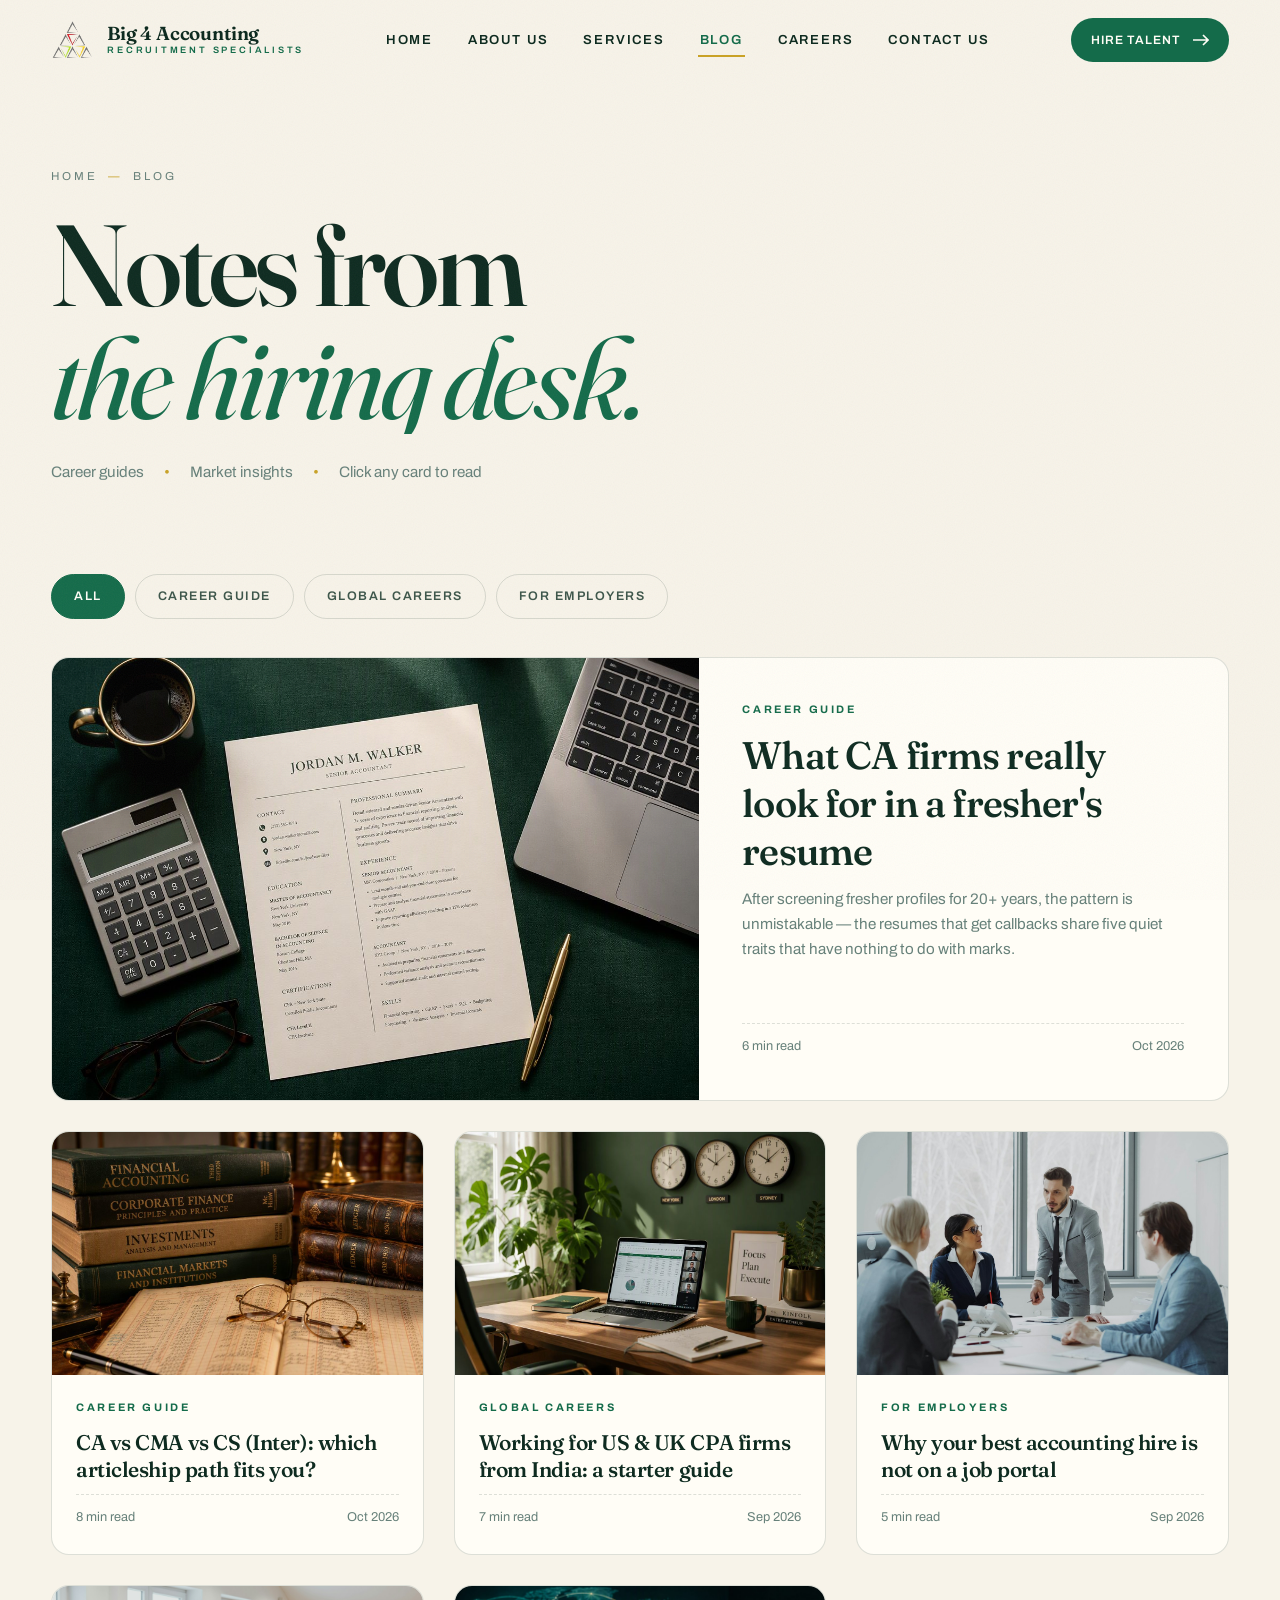
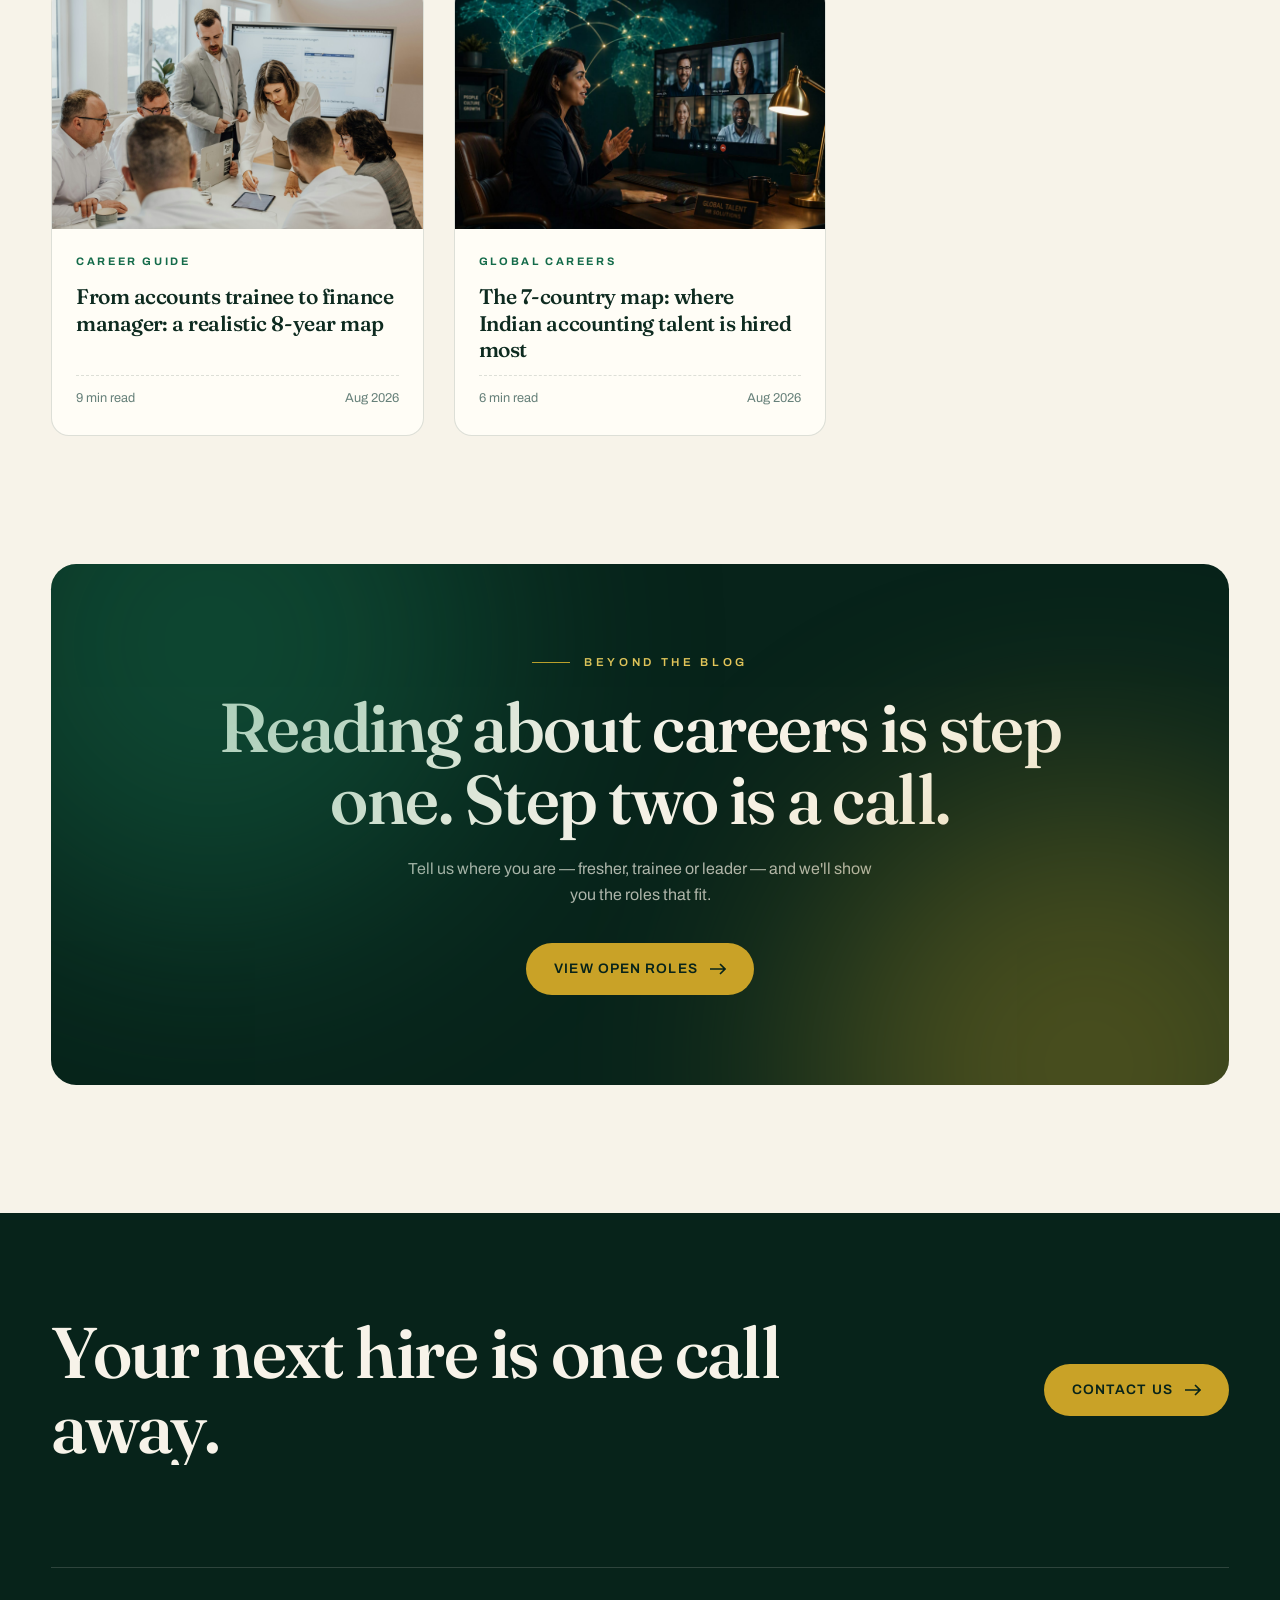
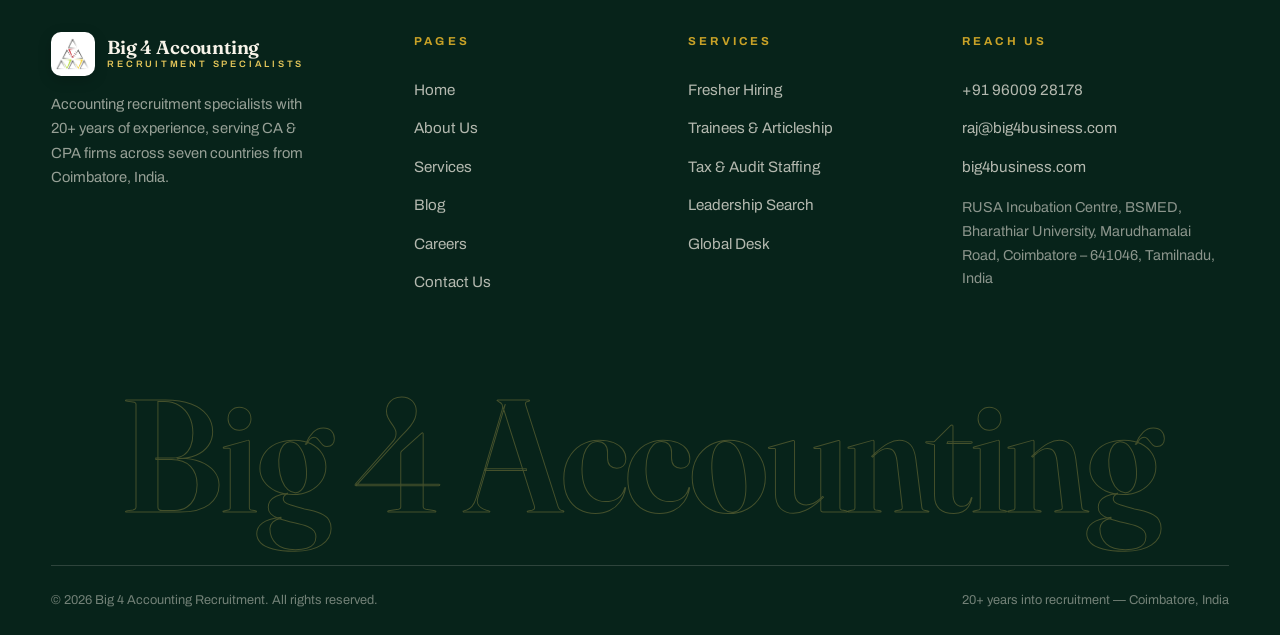
<file: blog.html>
<!DOCTYPE html>
<html lang="en">
<head>
<meta charset="UTF-8">
<meta name="viewport" content="width=device-width, initial-scale=1.0, viewport-fit=cover">
<title>Blog — Big 4 Accounting Recruitment</title>
<meta name="description" content="Career guides and market insights for accounting professionals — resumes, articleship choices, global CPA careers and hiring wisdom from 20+ years in recruitment.">
<link rel="icon" href="assets/favicon.png" type="image/png">
<link rel="apple-touch-icon" href="assets/favicon.png">
<link rel="preconnect" href="https://fonts.googleapis.com">
<link rel="preconnect" href="https://fonts.gstatic.com" crossorigin>
<link href="https://fonts.googleapis.com/css2?family=Fraunces:ital,opsz,wght@0,9..144,300..700;1,9..144,300..700&family=Archivo:wght@400;500;600;700&display=swap" rel="stylesheet">
<link rel="stylesheet" href="css/style.css">
</head>
<body data-page="blog">

<div class="progress"></div>
<div class="wipe"><div class="wipe__mark">
  <img src="assets/favicon.png" alt="Big 4 Accounting Recruitment" class="wipe__logo" width="68" height="68">
</div></div>

<header class="header">
  <a href="index.html" class="brand" aria-label="Big 4 Accounting Recruitment — home">
    <img src="assets/favicon.png" alt="Big 4 Accounting Recruitment Logo" class="brand__logo" width="44" height="44">
    <span class="brand__name">Big 4 Accounting<small>Recruitment Specialists</small></span>
  </a>
  <nav class="nav" aria-label="Primary">
    <a href="index.html">Home</a>
    <a href="about.html">About Us</a>
    <a href="services.html">Services</a>
    <a href="blog.html" class="is-active">Blog</a>
    <a href="career.html">Careers</a>
    <a href="contact.html">Contact Us</a>
  </nav>
  <div class="header__cta">
    <a href="contact.html" class="btn btn--sm">Hire Talent
      <svg class="arr" viewBox="0 0 16 12" fill="none" stroke="currentColor" stroke-width="1.6"><path d="M0 6h14M10 1l5 5-5 5"/></svg>
    </a>
    <button class="burger" aria-label="Open menu"><span></span><span></span><span></span></button>
  </div>
</header>

<div class="menu" aria-label="Menu">
  <a href="index.html"><em>01</em><span>Home</span></a>
  <a href="about.html"><em>02</em><span>About Us</span></a>
  <a href="services.html"><em>03</em><span>Services</span></a>
  <a href="blog.html"><em>04</em><span>Blog</span></a>
  <a href="career.html"><em>05</em><span>Careers</span></a>
  <a href="contact.html"><em>06</em><span>Contact Us</span></a>
  <div class="menu__foot">
    <span>raj@big4business.com</span><span>+91 96009 28178</span><span>Coimbatore, Tamilnadu, India</span>
  </div>
</div>

<main>

<!-- PAGE HERO -->
<section class="page-hero">
  <div class="wrap">
    <div class="crumbs"><a href="index.html">Home</a><span class="sep">—</span><span>Blog</span></div>
    <h1 class="page-hero__title h-display">
      <span class="row"><span>Notes from</span></span>
      <span class="row"><span><em class="serif-i">the hiring desk.</em></span></span>
    </h1>
    <div class="page-hero__meta">
      <span>Career guides</span><span style="color:var(--gold)">•</span>
      <span>Market insights</span><span style="color:var(--gold)">•</span>
      <span>Click any card to read</span>
    </div>
  </div>
</section>

<!-- BLOG GRID -->
<section class="section" style="padding-top:0">
  <div class="wrap">
    <div class="chips" data-reveal style="margin-bottom:38px">
      <button class="chip is-active" data-filter="all">All</button>
      <button class="chip" data-filter="career">Career Guide</button>
      <button class="chip" data-filter="global">Global Careers</button>
      <button class="chip" data-filter="hiring">For Employers</button>
    </div>

    <div class="blog-grid">

      <article class="post post__feature" data-cat="career" data-reveal>
        <div class="post__img"><img src="assets/blog-resume.jpg" alt="Resume, calculator and coffee on a desk"></div>
        <div class="post__body">
          <span class="post__cat">Career Guide</span>
          <h3 class="post__title">What CA firms really look for in a fresher's resume</h3>
          <p class="excerpt">After screening fresher profiles for 20+ years, the pattern is unmistakable — the resumes that get callbacks share five quiet traits that have nothing to do with marks.</p>
          <div class="post__meta"><span>6 min read</span><span>Oct 2026</span></div>
          <div class="post__full" hidden>
            <p>Every recruitment season, the same stack of resumes lands on a partner's desk — and within seconds, most are set aside. Not because the candidates lack marks, but because the resume fails to answer the only question a firm has: <em>can this person start contributing?</em></p>
            <p>The resumes that survive share five traits. First, they name the software — Tally, Excel, Zoho Books, whatever they genuinely know — instead of writing "computer skills". Second, they show any real exposure: a college GST workshop, a two-week internship, even maintaining accounts for a family business.</p>
            <p>Third, they keep it to one page with clean formatting; a cluttered resume signals a cluttered ledger. Fourth, they state their articleship or job intent clearly — audit, taxation, or accounts — so the firm knows where to place them. And fifth, they proofread. A typo in an accountant's resume is a self-elimination.</p>
            <p>Do these five things and you are already ahead of most of the stack. When you're ready, our desk can place your profile directly with firms that are hiring — quietly, and right now.</p>
          </div>
        </div>
      </article>

      <article class="post" data-cat="career" data-reveal>
        <div class="post__img"><img src="assets/blog-career.jpg" alt="Accounting textbooks and ledger with reading glasses"></div>
        <div class="post__body">
          <span class="post__cat">Career Guide</span>
          <h3 class="post__title">CA vs CMA vs CS (Inter): which articleship path fits you?</h3>
          <div class="post__meta"><span>8 min read</span><span>Oct 2026</span></div>
          <div class="post__full" hidden>
            <p>Three professional courses, three very different day-to-day realities. CA articleship immerses you in audit and taxation across dozens of clients — breadth first, depth later. CMA training leans toward cost accounting and manufacturing finance, often inside industry rather than practice. CS training centres on company law, compliance and board processes.</p>
            <p>The right choice depends less on prestige and more on where you want to sit in ten years. Love client variety and advisory? CA firms. Drawn to factories, costing and ERP? CMA in industry. Fascinated by governance and regulation? CS.</p>
            <p>Whichever path you choose, the firm you train with matters more than the letterhead's fame. A mid-sized firm where you touch real work beats a famous name where you photocopy for three years. Our trainee desk places CA / CMA / CS (Inter) students into firms we have personally vetted for training quality.</p>
          </div>
        </div>
      </article>

      <article class="post" data-cat="global" data-reveal>
        <div class="post__img"><img src="assets/blog-remote.jpg" alt="Home office with laptop and world-time clocks"></div>
        <div class="post__body">
          <span class="post__cat">Global Careers</span>
          <h3 class="post__title">Working for US &amp; UK CPA firms from India: a starter guide</h3>
          <div class="post__meta"><span>7 min read</span><span>Sep 2026</span></div>
          <div class="post__full" hidden>
            <p>Offshore accounting for US and UK CPA firms is one of the fastest-growing career lanes for Indian accountants — and it pays accordingly. But the skill bar is specific: US GAAP or UK FRS basics, tools like QuickBooks, Xero or Drake, and written English crisp enough for client-facing emails.</p>
            <p>Time zones are the trade-off. Most US-facing roles run evening-to-late-night IST; UK and Australian shifts are gentler. Firms pay a premium for night-shift reliability, so decide honestly which rhythm suits your life.</p>
            <p>Entry routes include junior offshore accountant roles, seasonal US tax preparation (January to April), and dedicated remote desks. Our global desk places candidates with CPA firms in the US, UK, Australia, New Zealand, Canada and South Africa — with proper contracts, not vague promises.</p>
          </div>
        </div>
      </article>

      <article class="post" data-cat="hiring" data-reveal>
        <div class="post__img"><img src="assets/people-partnership.jpg" alt="Partners in discussion at an office meeting"></div>
        <div class="post__body">
          <span class="post__cat">For Employers</span>
          <h3 class="post__title">Why your best accounting hire is not on a job portal</h3>
          <div class="post__meta"><span>5 min read</span><span>Sep 2026</span></div>
          <div class="post__full" hidden>
            <p>The strongest senior accountants and auditors are rarely "actively looking". They are busy closing quarters for someone else — and they move only when a trusted voice puts the right opportunity in front of them.</p>
            <p>That is the quiet math behind specialist recruitment. A portal gives you volume; a network gives you access. After 20+ years, our desk knows who is ready to move, what it would take, and whether their notice period fits your busy season.</p>
            <p>If your last three portal hires didn't survive probation, the problem isn't the market — it's the channel. One mandate conversation is enough to see the difference.</p>
          </div>
        </div>
      </article>

      <article class="post" data-cat="career" data-reveal>
        <div class="post__img"><img src="assets/team-strategy.jpg" alt="Team discussing strategy around a table"></div>
        <div class="post__body">
          <span class="post__cat">Career Guide</span>
          <h3 class="post__title">From accounts trainee to finance manager: a realistic 8-year map</h3>
          <div class="post__meta"><span>9 min read</span><span>Aug 2026</span></div>
          <div class="post__full" hidden>
            <p>Years one to two: master the basics until they're boring — vouchers, reconciliations, Excel. Years three to four: own a client set or a process end-to-end; this is where GST, TDS and finalisation experience compounds.</p>
            <p>Years five to six: supervise. Review juniors' work, talk to clients directly, and learn to say "I'll check and revert" with confidence. Years seven to eight: run the desk — targets, timelines and team.</p>
            <p>The map rarely fails; skipping steps does. The fastest finance managers we have placed all did the slow years properly. Wherever you are on the map, there is a role in our current openings that fits the next step.</p>
          </div>
        </div>
      </article>

      <article class="post" data-cat="global hiring" data-reveal>
        <div class="post__img"><img src="assets/services-global.jpg" alt="Recruiter on an international video call"></div>
        <div class="post__body">
          <span class="post__cat">Global Careers</span>
          <h3 class="post__title">The 7-country map: where Indian accounting talent is hired most</h3>
          <div class="post__meta"><span>6 min read</span><span>Aug 2026</span></div>
          <div class="post__full" hidden>
            <p>India remains the deepest market — CA firms in every tier of city are hiring freshers and trainees. The US follows, with CPA firms building permanent offshore desks for bookkeeping, payroll and tax-season surges.</p>
            <p>The UK and Australia hire for client accounting and BAS/returns work, often on friendlier time zones. New Zealand, Canada and South Africa complete the map — smaller volumes, but loyal firm relationships and excellent retention.</p>
            <p>For candidates, the lesson is simple: global demand for Indian accounting talent is structural, not a trend. For firms abroad, one specialist desk in Coimbatore can staff an entire offshore team. Both sides are one call away.</p>
          </div>
        </div>
      </article>

    </div>
  </div>
</section>

<!-- READING DIALOG -->
<div class="dialog" role="dialog" aria-modal="true" aria-label="Article">
  <div class="dialog__veil"></div>
  <div class="dialog__panel">
    <button class="dialog__close" aria-label="Close article">✕</button>
    <div class="dialog__hero"><img src="assets/blog-resume.jpg" alt=""></div>
    <div class="dialog__body">
      <span class="post__cat dialog__cat">Career Guide</span>
      <h2>Article title</h2>
      <div class="dialog__meta" style="margin-bottom:22px"></div>
      <div class="dialog__article"></div>
      <a href="career.html" class="btn" style="margin-top:14px">Explore Open Roles
        <svg class="arr" viewBox="0 0 16 12" fill="none" stroke="currentColor" stroke-width="1.6"><path d="M0 6h14M10 1l5 5-5 5"/></svg>
      </a>
    </div>
  </div>
</div>

<!-- CTA -->
<section class="section" style="padding-top:0">
  <div class="wrap">
    <div class="cta-band on-dark" data-reveal="zoom">
      <span class="glow glow--a"></span><span class="glow glow--b"></span>
      <span class="eyebrow" style="justify-content:center;display:flex">Beyond the blog</span>
      <h2 style="margin-top:20px">Reading about careers is step one. Step two is a call.</h2>
      <p>Tell us where you are — fresher, trainee or leader — and we'll show you the roles that fit.</p>
      <a href="career.html" class="btn btn--gold">View Open Roles
        <svg class="arr" viewBox="0 0 16 12" fill="none" stroke="currentColor" stroke-width="1.6"><path d="M0 6h14M10 1l5 5-5 5"/></svg>
      </a>
    </div>
  </div>
</section>

</main>

<footer class="footer">
  <div class="wrap">
    <div class="footer__cta">
      <h2 class="split">Your next hire is one call away.</h2>
      <a href="contact.html" class="btn btn--gold">Contact Us
        <svg class="arr" viewBox="0 0 16 12" fill="none" stroke="currentColor" stroke-width="1.6"><path d="M0 6h14M10 1l5 5-5 5"/></svg>
      </a>
    </div>
    <div class="footer__grid">
      <div class="footer__brand">
        <a href="index.html" class="brand">
          <img src="assets/favicon.png" alt="Big 4 Accounting Recruitment Logo" class="brand__logo" width="44" height="44">
          <span class="brand__name" style="color:var(--paper)">Big 4 Accounting<small style="color:var(--gold-soft)">Recruitment Specialists</small></span>
        </a>
        <p>Accounting recruitment specialists with 20+ years of experience, serving CA &amp; CPA firms across seven countries from Coimbatore, India.</p>
      </div>
      <div>
        <h4>Pages</h4>
        <ul><li><a href="index.html">Home</a></li><li><a href="about.html">About Us</a></li><li><a href="services.html">Services</a></li><li><a href="blog.html">Blog</a></li><li><a href="career.html">Careers</a></li><li><a href="contact.html">Contact Us</a></li></ul>
      </div>
      <div>
        <h4>Services</h4>
        <ul><li><a href="services.html">Fresher Hiring</a></li><li><a href="services.html">Trainees &amp; Articleship</a></li><li><a href="services.html">Tax &amp; Audit Staffing</a></li><li><a href="services.html">Leadership Search</a></li><li><a href="services.html">Global Desk</a></li></ul>
      </div>
      <div>
        <h4>Reach Us</h4>
        <ul>
          <li><a href="tel:+919600928178">+91 96009 28178</a></li>
          <li><a href="mailto:raj@big4business.com">raj@big4business.com</a></li>
          <li><a href="https://big4business.com/" target="_blank" rel="noopener">big4business.com</a></li>
          <li style="color:rgba(247,243,233,.55);font-size:.9rem;padding-top:10px">RUSA Incubation Centre, BSMED, Bharathiar University, Marudhamalai Road, Coimbatore – 641046, Tamilnadu, India</li>
        </ul>
      </div>
    </div>
    <div class="footer__word" aria-hidden="true">Big 4 Accounting</div>
    <div class="footer__bottom">
      <span>© <span id="year">2026</span> Big 4 Accounting Recruitment. All rights reserved.</span>
      <span>20+ years into recruitment — Coimbatore, India</span>
    </div>
  </div>
</footer>

<button class="to-top" aria-label="Back to top">
  <svg width="16" height="16" viewBox="0 0 16 16" fill="none" stroke="currentColor" stroke-width="1.8"><path d="M8 14V2M3 7l5-5 5 5"/></svg>
</button>

<script src="js/vendor/jquery.min.js"></script>
<script src="js/vendor/vivus.min.js"></script>
<script src="js/main.js"></script>
</body>
</html>
</file>
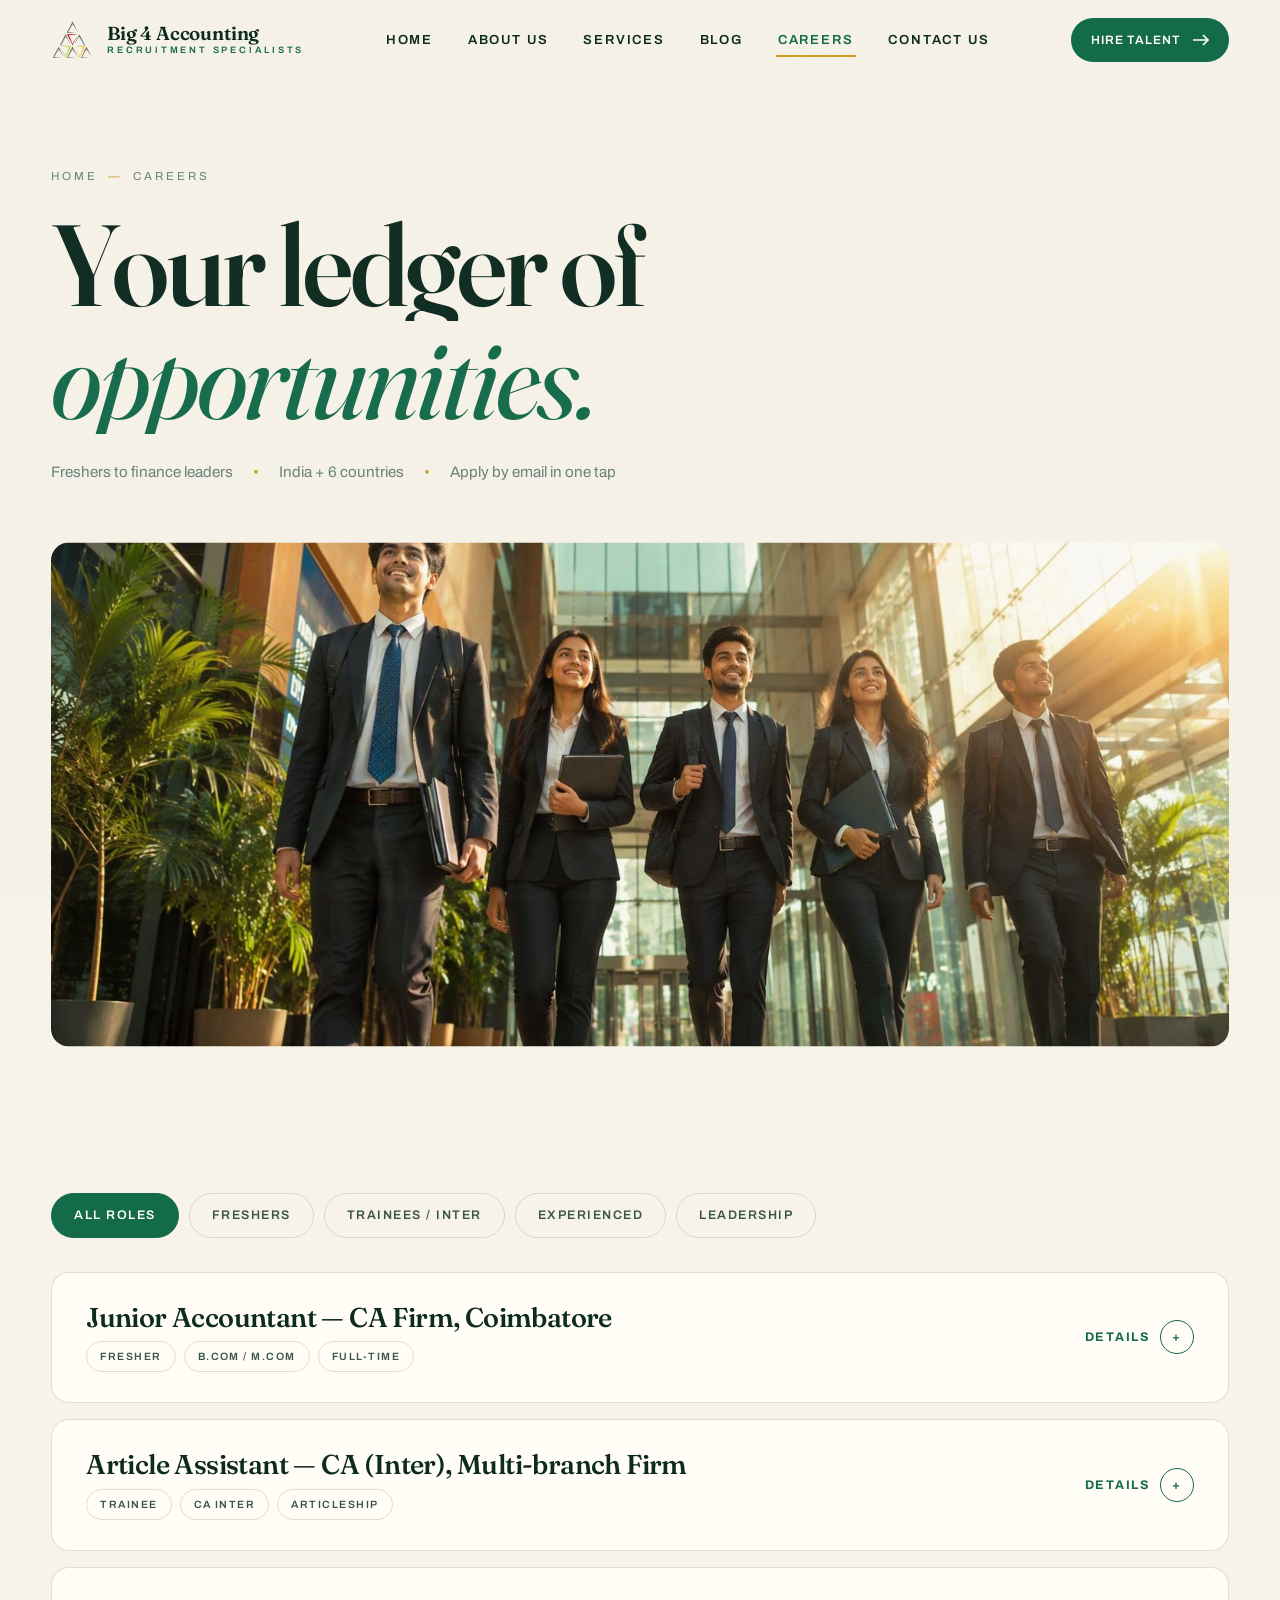
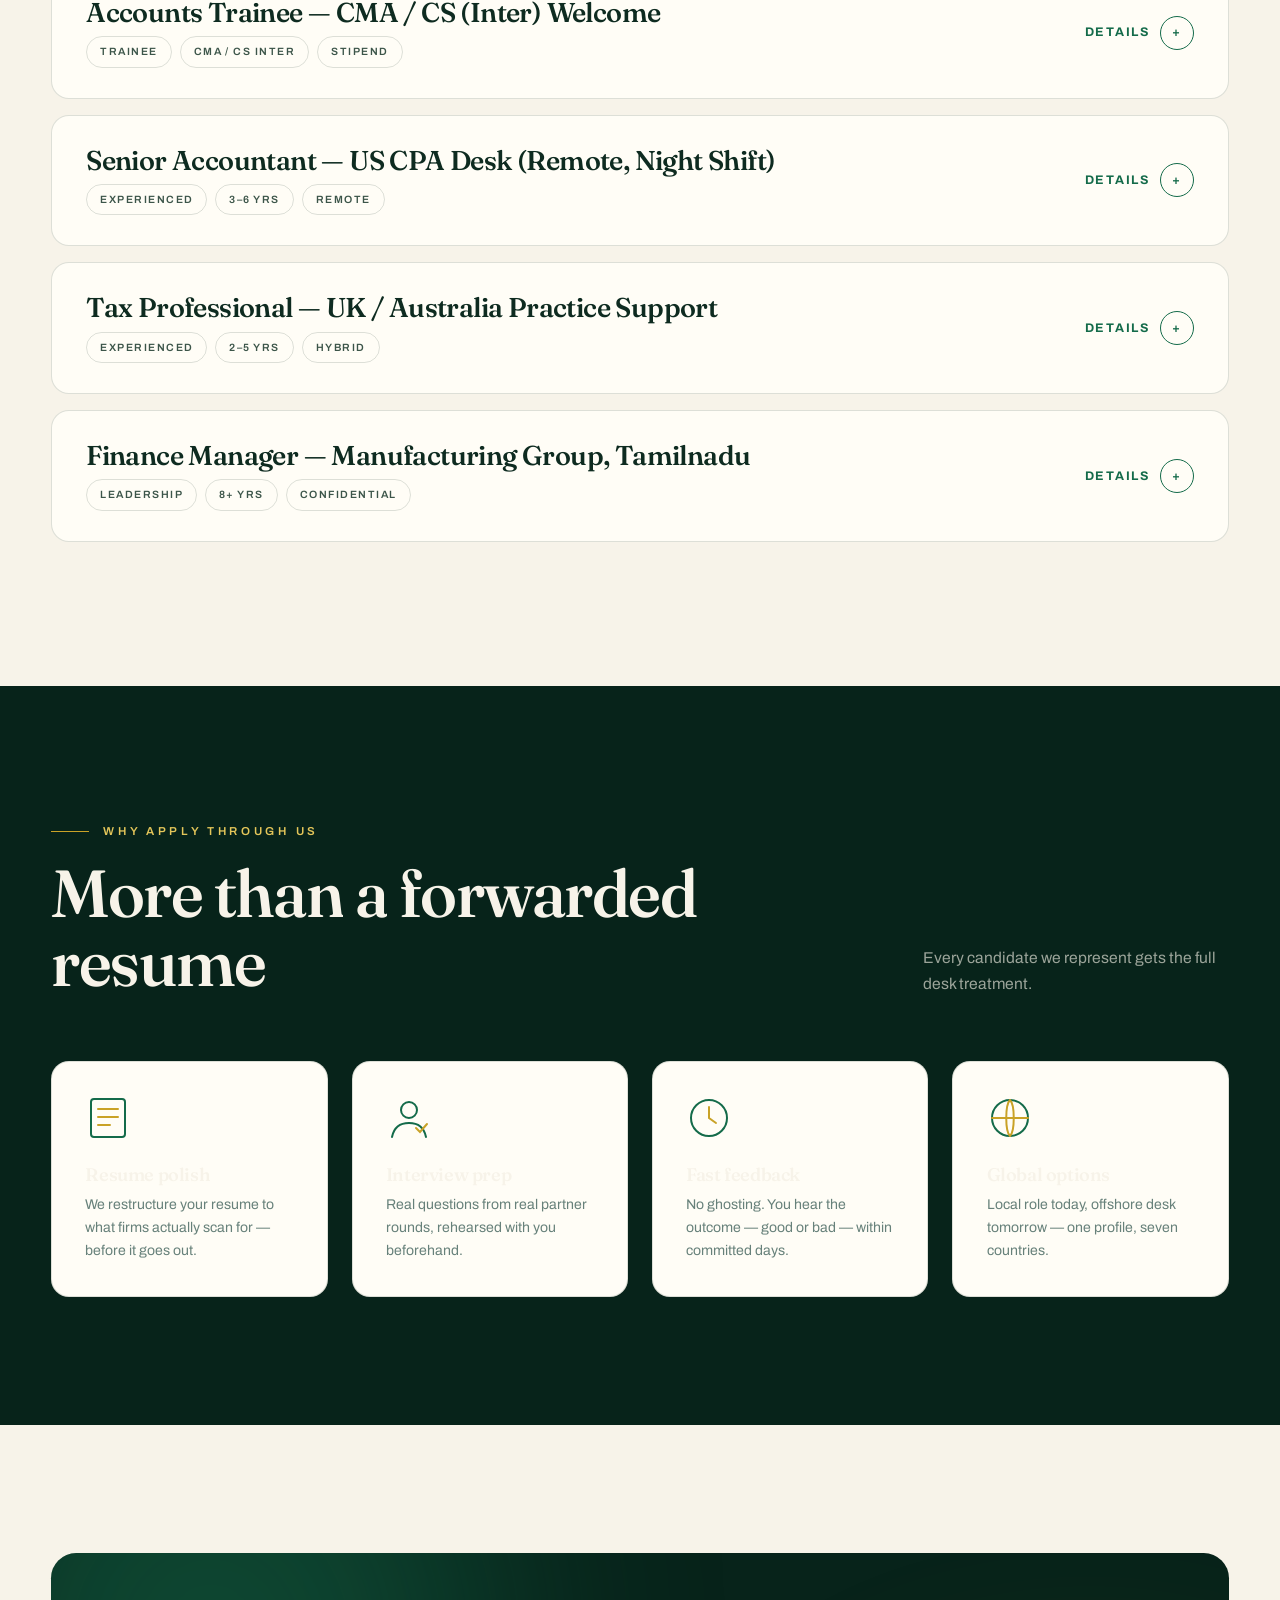
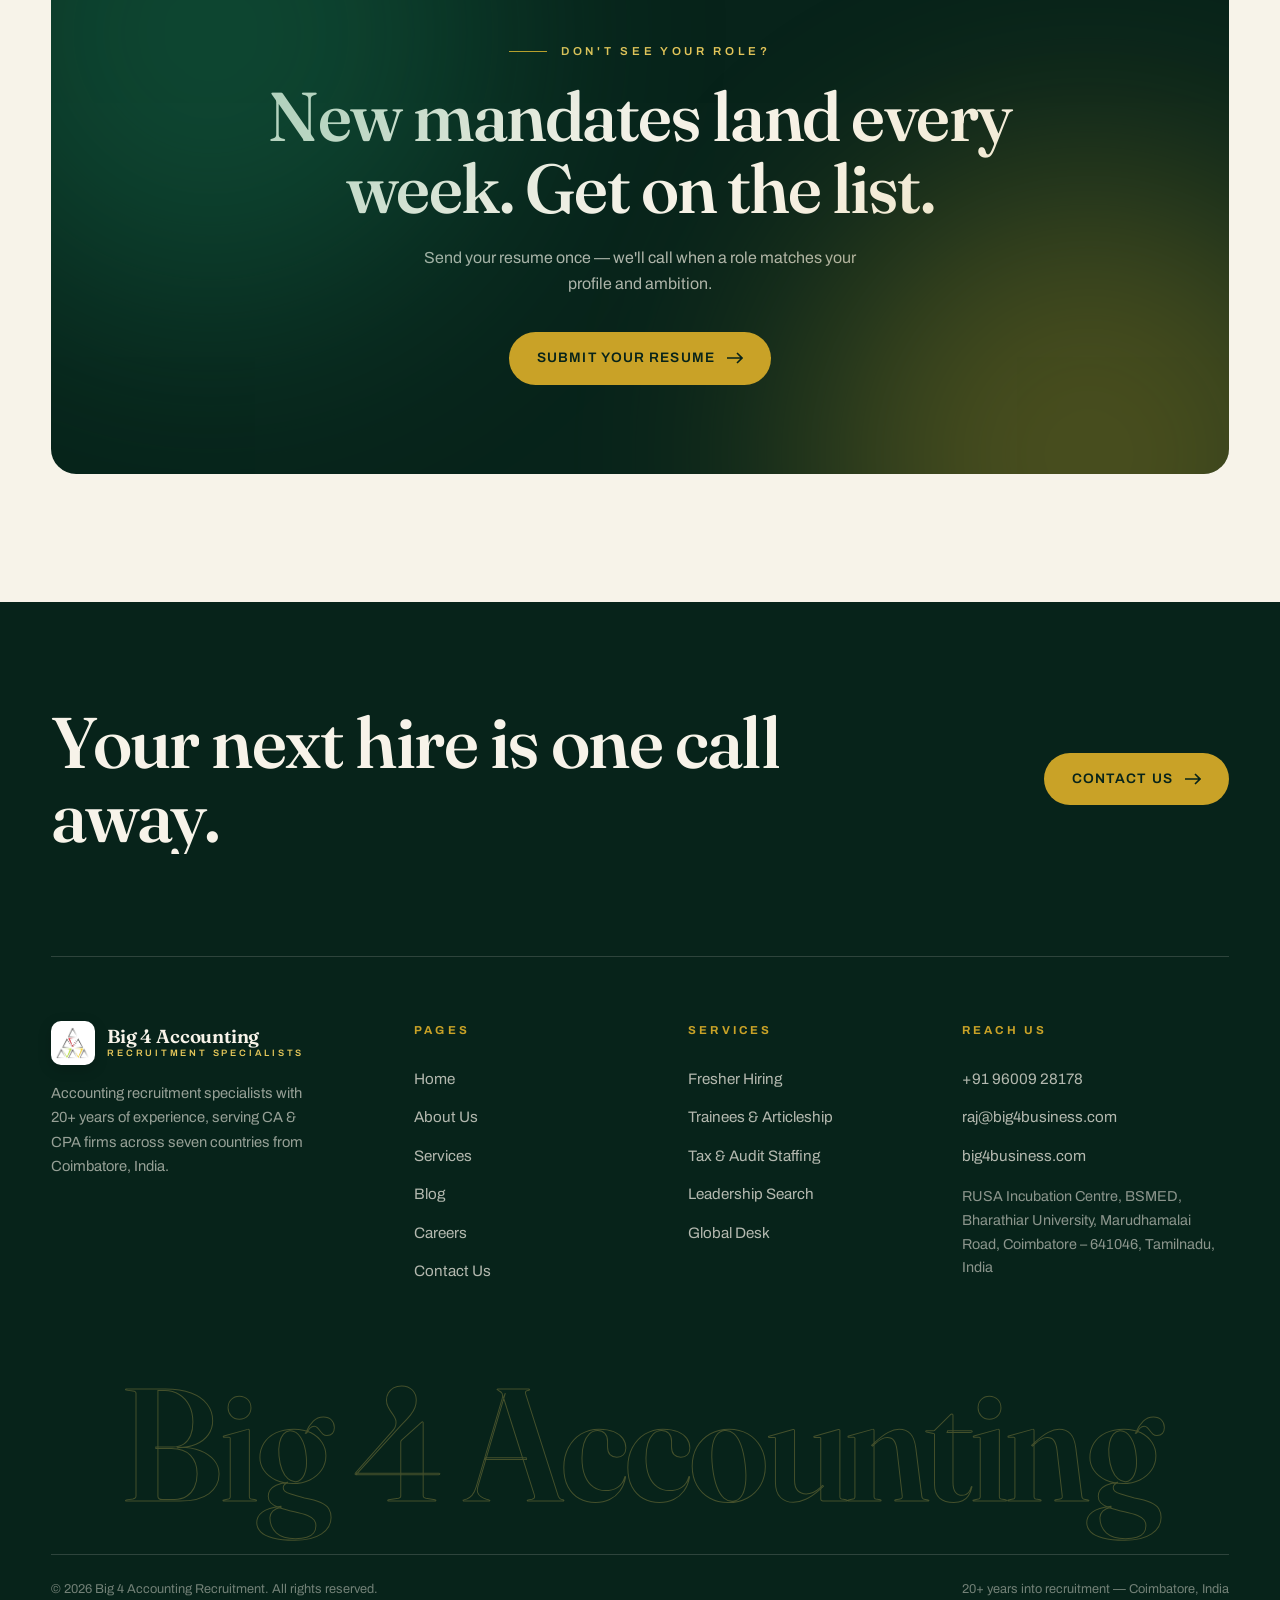
<file: career.html>
<!DOCTYPE html>
<html lang="en">
<head>
<meta charset="UTF-8">
<meta name="viewport" content="width=device-width, initial-scale=1.0, viewport-fit=cover">
<title>Careers — Big 4 Accounting Recruitment</title>
<meta name="description" content="Open accounting roles: freshers, accounts trainees, CA/CMA/CS (Inter), accountants, tax professionals and finance leaders — in India and across 7 countries.">
<link rel="icon" href="assets/favicon.png" type="image/png">
<link rel="apple-touch-icon" href="assets/favicon.png">
<link rel="preconnect" href="https://fonts.googleapis.com">
<link rel="preconnect" href="https://fonts.gstatic.com" crossorigin>
<link href="https://fonts.googleapis.com/css2?family=Fraunces:ital,opsz,wght@0,9..144,300..700;1,9..144,300..700&family=Archivo:wght@400;500;600;700&display=swap" rel="stylesheet">
<link rel="stylesheet" href="css/style.css">
</head>
<body data-page="career">

<div class="progress"></div>
<div class="wipe"><div class="wipe__mark">
  <img src="assets/favicon.png" alt="Big 4 Accounting Recruitment" class="wipe__logo" width="68" height="68">
</div></div>

<header class="header">
  <a href="index.html" class="brand" aria-label="Big 4 Accounting Recruitment — home">
    <img src="assets/favicon.png" alt="Big 4 Accounting Recruitment Logo" class="brand__logo" width="44" height="44">
    <span class="brand__name">Big 4 Accounting<small>Recruitment Specialists</small></span>
  </a>
  <nav class="nav" aria-label="Primary">
    <a href="index.html">Home</a>
    <a href="about.html">About Us</a>
    <a href="services.html">Services</a>
    <a href="blog.html">Blog</a>
    <a href="career.html" class="is-active">Careers</a>
    <a href="contact.html">Contact Us</a>
  </nav>
  <div class="header__cta">
    <a href="contact.html" class="btn btn--sm">Hire Talent
      <svg class="arr" viewBox="0 0 16 12" fill="none" stroke="currentColor" stroke-width="1.6"><path d="M0 6h14M10 1l5 5-5 5"/></svg>
    </a>
    <button class="burger" aria-label="Open menu"><span></span><span></span><span></span></button>
  </div>
</header>

<div class="menu" aria-label="Menu">
  <a href="index.html"><em>01</em><span>Home</span></a>
  <a href="about.html"><em>02</em><span>About Us</span></a>
  <a href="services.html"><em>03</em><span>Services</span></a>
  <a href="blog.html"><em>04</em><span>Blog</span></a>
  <a href="career.html"><em>05</em><span>Careers</span></a>
  <a href="contact.html"><em>06</em><span>Contact Us</span></a>
  <div class="menu__foot">
    <span>raj@big4business.com</span><span>+91 96009 28178</span><span>Coimbatore, Tamilnadu, India</span>
  </div>
</div>

<main>

<!-- PAGE HERO -->
<section class="page-hero">
  <div class="wrap-wide">
    <div class="crumbs"><a href="index.html">Home</a><span class="sep">—</span><span>Careers</span></div>
    <h1 class="page-hero__title h-display">
      <span class="row"><span>Your ledger of</span></span>
      <span class="row"><span><em class="serif-i">opportunities.</em></span></span>
    </h1>
    <div class="page-hero__meta">
      <span>Freshers to finance leaders</span><span style="color:var(--gold)">•</span>
      <span>India + 6 countries</span><span style="color:var(--gold)">•</span>
      <span>Apply by email in one tap</span>
    </div>
    <div class="img-reveal career-hero__img" data-parallax="0.05">
      <img src="assets/career-hero.jpg" alt="Young graduates walking into a modern office at sunrise">
    </div>
  </div>
</section>

<!-- JOBS -->
<section class="section" style="padding-top:clamp(40px,5vw,70px)">
  <div class="wrap">
    <div class="chips" data-reveal style="margin-bottom:34px">
      <button class="chip is-active" data-jfilter="all">All Roles</button>
      <button class="chip" data-jfilter="fresher">Freshers</button>
      <button class="chip" data-jfilter="trainee">Trainees / Inter</button>
      <button class="chip" data-jfilter="experienced">Experienced</button>
      <button class="chip" data-jfilter="leadership">Leadership</button>
    </div>

    <div data-stagger>

      <div class="job" data-level="fresher">
        <div class="job__head">
          <div>
            <h3 class="job__title">Junior Accountant — CA Firm, Coimbatore</h3>
            <div class="job__tags"><span class="tag">Fresher</span><span class="tag">B.Com / M.Com</span><span class="tag">Full-time</span></div>
          </div>
          <span class="job__open">Details <span class="ic">+</span></span>
        </div>
        <div class="job__body"><div class="job__body-in">
          <div>
            <h4>The role</h4>
            <ul><li>Daybook entries, bank reconciliations and ledger scrutiny</li><li>GST &amp; TDS workings under senior guidance</li><li>Client coordination and document follow-ups</li></ul>
            <h4>You bring</h4>
            <ul><li>B.Com / M.Com with strong accounting basics</li><li>Tally + Excel; eagerness to learn audit &amp; tax</li></ul>
          </div>
          <div class="job__apply">
            <p>Send your resume with subject <strong>“Junior Accountant — Coimbatore”</strong>. Shortlisted candidates hear back within 5 working days.</p>
            <a class="btn btn--sm" href="mailto:raj@big4business.com?subject=Application%3A%20Junior%20Accountant%20%E2%80%94%20Coimbatore">Apply Now
              <svg class="arr" viewBox="0 0 16 12" fill="none" stroke="currentColor" stroke-width="1.6"><path d="M0 6h14M10 1l5 5-5 5"/></svg></a>
          </div>
        </div></div>
      </div>

      <div class="job" data-level="trainee">
        <div class="job__head">
          <div>
            <h3 class="job__title">Article Assistant — CA (Inter), Multi-branch Firm</h3>
            <div class="job__tags"><span class="tag">Trainee</span><span class="tag">CA Inter</span><span class="tag">Articleship</span></div>
          </div>
          <span class="job__open">Details <span class="ic">+</span></span>
        </div>
        <div class="job__body"><div class="job__body-in">
          <div>
            <h4>The role</h4>
            <ul><li>Statutory &amp; internal audit assistance across client portfolios</li><li>Direct exposure to ITR filings, GST returns and ROC work</li><li>Rotation across audit, tax and accounts departments</li></ul>
            <h4>You bring</h4>
            <ul><li>CA Inter (both groups preferred, either group considered)</li><li>Willingness to travel for outstation audits</li></ul>
          </div>
          <div class="job__apply">
            <p>Send your resume with subject <strong>“Article Assistant — CA Inter”</strong>. Mention your attempt status and preferred start date.</p>
            <a class="btn btn--sm" href="mailto:raj@big4business.com?subject=Application%3A%20Article%20Assistant%20%E2%80%94%20CA%20Inter">Apply Now
              <svg class="arr" viewBox="0 0 16 12" fill="none" stroke="currentColor" stroke-width="1.6"><path d="M0 6h14M10 1l5 5-5 5"/></svg></a>
          </div>
        </div></div>
      </div>

      <div class="job" data-level="trainee">
        <div class="job__head">
          <div>
            <h3 class="job__title">Accounts Trainee — CMA / CS (Inter) Welcome</h3>
            <div class="job__tags"><span class="tag">Trainee</span><span class="tag">CMA / CS Inter</span><span class="tag">Stipend</span></div>
          </div>
          <span class="job__open">Details <span class="ic">+</span></span>
        </div>
        <div class="job__body"><div class="job__body-in">
          <div>
            <h4>The role</h4>
            <ul><li>Structured 12-month traineeship in a growing practice</li><li>Costing, compliance and MIS reporting exposure</li><li>Mentorship from senior accountants</li></ul>
            <h4>You bring</h4>
            <ul><li>CMA or CS (Inter) — or final-year M.Com</li><li>Discipline, curiosity and clean spreadsheets</li></ul>
          </div>
          <div class="job__apply">
            <p>Send your resume with subject <strong>“Accounts Trainee”</strong>. Stipend details shared at interview.</p>
            <a class="btn btn--sm" href="mailto:raj@big4business.com?subject=Application%3A%20Accounts%20Trainee">Apply Now
              <svg class="arr" viewBox="0 0 16 12" fill="none" stroke="currentColor" stroke-width="1.6"><path d="M0 6h14M10 1l5 5-5 5"/></svg></a>
          </div>
        </div></div>
      </div>

      <div class="job" data-level="experienced">
        <div class="job__head">
          <div>
            <h3 class="job__title">Senior Accountant — US CPA Desk (Remote, Night Shift)</h3>
            <div class="job__tags"><span class="tag">Experienced</span><span class="tag">3–6 yrs</span><span class="tag">Remote</span></div>
          </div>
          <span class="job__open">Details <span class="ic">+</span></span>
        </div>
        <div class="job__body"><div class="job__body-in">
          <div>
            <h4>The role</h4>
            <ul><li>Bookkeeping and month-end close for US small-business clients</li><li>QuickBooks Online / Xero; payroll and sales tax support</li><li>Direct reporting to the US firm's engagement manager</li></ul>
            <h4>You bring</h4>
            <ul><li>3–6 years in accounting, 2+ years on US/UK books</li><li>Strong written English and night-shift readiness</li></ul>
          </div>
          <div class="job__apply">
            <p>Send your resume with subject <strong>“Senior Accountant — US Desk”</strong>. Include the software you have worked on.</p>
            <a class="btn btn--sm" href="mailto:raj@big4business.com?subject=Application%3A%20Senior%20Accountant%20%E2%80%94%20US%20Desk">Apply Now
              <svg class="arr" viewBox="0 0 16 12" fill="none" stroke="currentColor" stroke-width="1.6"><path d="M0 6h14M10 1l5 5-5 5"/></svg></a>
          </div>
        </div></div>
      </div>

      <div class="job" data-level="experienced">
        <div class="job__head">
          <div>
            <h3 class="job__title">Tax Professional — UK / Australia Practice Support</h3>
            <div class="job__tags"><span class="tag">Experienced</span><span class="tag">2–5 yrs</span><span class="tag">Hybrid</span></div>
          </div>
          <span class="job__open">Details <span class="ic">+</span></span>
        </div>
        <div class="job__body"><div class="job__body-in">
          <div>
            <h4>The role</h4>
            <ul><li>Preparation support for UK self-assessment / AU BAS &amp; returns</li><li>Workpaper preparation and query resolution</li><li>Gentle time zones — UK and AUS overlap hours</li></ul>
            <h4>You bring</h4>
            <ul><li>2–5 years in taxation; UK/AU exposure a plus</li><li>Detail obsession and client-ready communication</li></ul>
          </div>
          <div class="job__apply">
            <p>Send your resume with subject <strong>“Tax Professional — UK/AU”</strong>. Training on local tax software provided.</p>
            <a class="btn btn--sm" href="mailto:raj@big4business.com?subject=Application%3A%20Tax%20Professional%20%E2%80%94%20UK%2FAU">Apply Now
              <svg class="arr" viewBox="0 0 16 12" fill="none" stroke="currentColor" stroke-width="1.6"><path d="M0 6h14M10 1l5 5-5 5"/></svg></a>
          </div>
        </div></div>
      </div>

      <div class="job" data-level="leadership">
        <div class="job__head">
          <div>
            <h3 class="job__title">Finance Manager — Manufacturing Group, Tamilnadu</h3>
            <div class="job__tags"><span class="tag">Leadership</span><span class="tag">8+ yrs</span><span class="tag">Confidential</span></div>
          </div>
          <span class="job__open">Details <span class="ic">+</span></span>
        </div>
        <div class="job__body"><div class="job__body-in">
          <div>
            <h4>The role</h4>
            <ul><li>Lead a 6-member finance team across two plants</li><li>Own costing, budgeting, audits and bank relations</li><li>Report directly to the promoter group</li></ul>
            <h4>You bring</h4>
            <ul><li>8+ years in manufacturing finance; CA/CMA preferred</li><li>Team leadership and ERP fluency</li></ul>
          </div>
          <div class="job__apply">
            <p>Confidential search. Send your resume with subject <strong>“Finance Manager — Confidential”</strong>; your profile is shared only after your consent.</p>
            <a class="btn btn--sm" href="mailto:raj@big4business.com?subject=Application%3A%20Finance%20Manager%20%E2%80%94%20Confidential">Apply Now
              <svg class="arr" viewBox="0 0 16 12" fill="none" stroke="currentColor" stroke-width="1.6"><path d="M0 6h14M10 1l5 5-5 5"/></svg></a>
          </div>
        </div></div>
      </div>

    </div>
  </div>
</section>

<!-- PERKS -->
<section class="section on-dark">
  <div class="wrap">
    <div class="section-head">
      <div>
        <span class="eyebrow" data-reveal>Why apply through us</span>
        <h2 class="section-title split" style="margin-top:18px">More than a forwarded resume</h2>
      </div>
      <p class="section-note" data-reveal>Every candidate we represent gets the full desk treatment.</p>
    </div>
    <div class="perks" data-stagger>
      <div class="perk">
        <svg class="glyph" viewBox="0 0 46 46" fill="none" stroke="#146b4a" stroke-width="2" stroke-linecap="round"><rect x="6" y="4" width="34" height="38" rx="3"/><path d="M13 14h20M13 22h20M13 30h12" stroke="#c9a227"/></svg>
        <h3>Resume polish</h3>
        <p>We restructure your resume to what firms actually scan for — before it goes out.</p>
      </div>
      <div class="perk">
        <svg class="glyph" viewBox="0 0 46 46" fill="none" stroke="#146b4a" stroke-width="2" stroke-linecap="round"><circle cx="23" cy="15" r="8"/><path d="M6 42c2-10 9-14 17-14s15 4 17 14" /><path d="M30 33l4 4 7-8" stroke="#c9a227"/></svg>
        <h3>Interview prep</h3>
        <p>Real questions from real partner rounds, rehearsed with you beforehand.</p>
      </div>
      <div class="perk">
        <svg class="glyph" viewBox="0 0 46 46" fill="none" stroke="#146b4a" stroke-width="2" stroke-linecap="round"><circle cx="23" cy="23" r="18"/><path d="M23 12v11l7 5" stroke="#c9a227"/></svg>
        <h3>Fast feedback</h3>
        <p>No ghosting. You hear the outcome — good or bad — within committed days.</p>
      </div>
      <div class="perk">
        <svg class="glyph" viewBox="0 0 46 46" fill="none" stroke="#146b4a" stroke-width="2" stroke-linecap="round"><circle cx="23" cy="23" r="18"/><path d="M5 23h36M23 5c5 5 5 31 0 36M23 5c-5 5-5 31 0 36" stroke="#c9a227"/></svg>
        <h3>Global options</h3>
        <p>Local role today, offshore desk tomorrow — one profile, seven countries.</p>
      </div>
    </div>
  </div>
</section>

<!-- CTA -->
<section class="section">
  <div class="wrap">
    <div class="cta-band on-dark" data-reveal="zoom">
      <span class="glow glow--a"></span><span class="glow glow--b"></span>
      <span class="eyebrow" style="justify-content:center;display:flex">Don't see your role?</span>
      <h2 style="margin-top:20px">New mandates land every week. Get on the list.</h2>
      <p>Send your resume once — we'll call when a role matches your profile and ambition.</p>
      <a href="mailto:raj@big4business.com?subject=Resume%20for%20Future%20Roles" class="btn btn--gold">Submit Your Resume
        <svg class="arr" viewBox="0 0 16 12" fill="none" stroke="currentColor" stroke-width="1.6"><path d="M0 6h14M10 1l5 5-5 5"/></svg>
      </a>
    </div>
  </div>
</section>

</main>

<footer class="footer">
  <div class="wrap">
    <div class="footer__cta">
      <h2 class="split">Your next hire is one call away.</h2>
      <a href="contact.html" class="btn btn--gold">Contact Us
        <svg class="arr" viewBox="0 0 16 12" fill="none" stroke="currentColor" stroke-width="1.6"><path d="M0 6h14M10 1l5 5-5 5"/></svg>
      </a>
    </div>
    <div class="footer__grid">
      <div class="footer__brand">
        <a href="index.html" class="brand">
          <img src="assets/favicon.png" alt="Big 4 Accounting Recruitment Logo" class="brand__logo" width="44" height="44">
          <span class="brand__name" style="color:var(--paper)">Big 4 Accounting<small style="color:var(--gold-soft)">Recruitment Specialists</small></span>
        </a>
        <p>Accounting recruitment specialists with 20+ years of experience, serving CA &amp; CPA firms across seven countries from Coimbatore, India.</p>
      </div>
      <div>
        <h4>Pages</h4>
        <ul><li><a href="index.html">Home</a></li><li><a href="about.html">About Us</a></li><li><a href="services.html">Services</a></li><li><a href="blog.html">Blog</a></li><li><a href="career.html">Careers</a></li><li><a href="contact.html">Contact Us</a></li></ul>
      </div>
      <div>
        <h4>Services</h4>
        <ul><li><a href="services.html">Fresher Hiring</a></li><li><a href="services.html">Trainees &amp; Articleship</a></li><li><a href="services.html">Tax &amp; Audit Staffing</a></li><li><a href="services.html">Leadership Search</a></li><li><a href="services.html">Global Desk</a></li></ul>
      </div>
      <div>
        <h4>Reach Us</h4>
        <ul>
          <li><a href="tel:+919600928178">+91 96009 28178</a></li>
          <li><a href="mailto:raj@big4business.com">raj@big4business.com</a></li>
          <li><a href="https://big4business.com/" target="_blank" rel="noopener">big4business.com</a></li>
          <li style="color:rgba(247,243,233,.55);font-size:.9rem;padding-top:10px">RUSA Incubation Centre, BSMED, Bharathiar University, Marudhamalai Road, Coimbatore – 641046, Tamilnadu, India</li>
        </ul>
      </div>
    </div>
    <div class="footer__word" aria-hidden="true">Big 4 Accounting</div>
    <div class="footer__bottom">
      <span>© <span id="year">2026</span> Big 4 Accounting Recruitment. All rights reserved.</span>
      <span>20+ years into recruitment — Coimbatore, India</span>
    </div>
  </div>
</footer>

<button class="to-top" aria-label="Back to top">
  <svg width="16" height="16" viewBox="0 0 16 16" fill="none" stroke="currentColor" stroke-width="1.8"><path d="M8 14V2M3 7l5-5 5 5"/></svg>
</button>

<script src="js/vendor/jquery.min.js"></script>
<script src="js/vendor/vivus.min.js"></script>
<script src="js/main.js"></script>
</body>
</html>
</file>
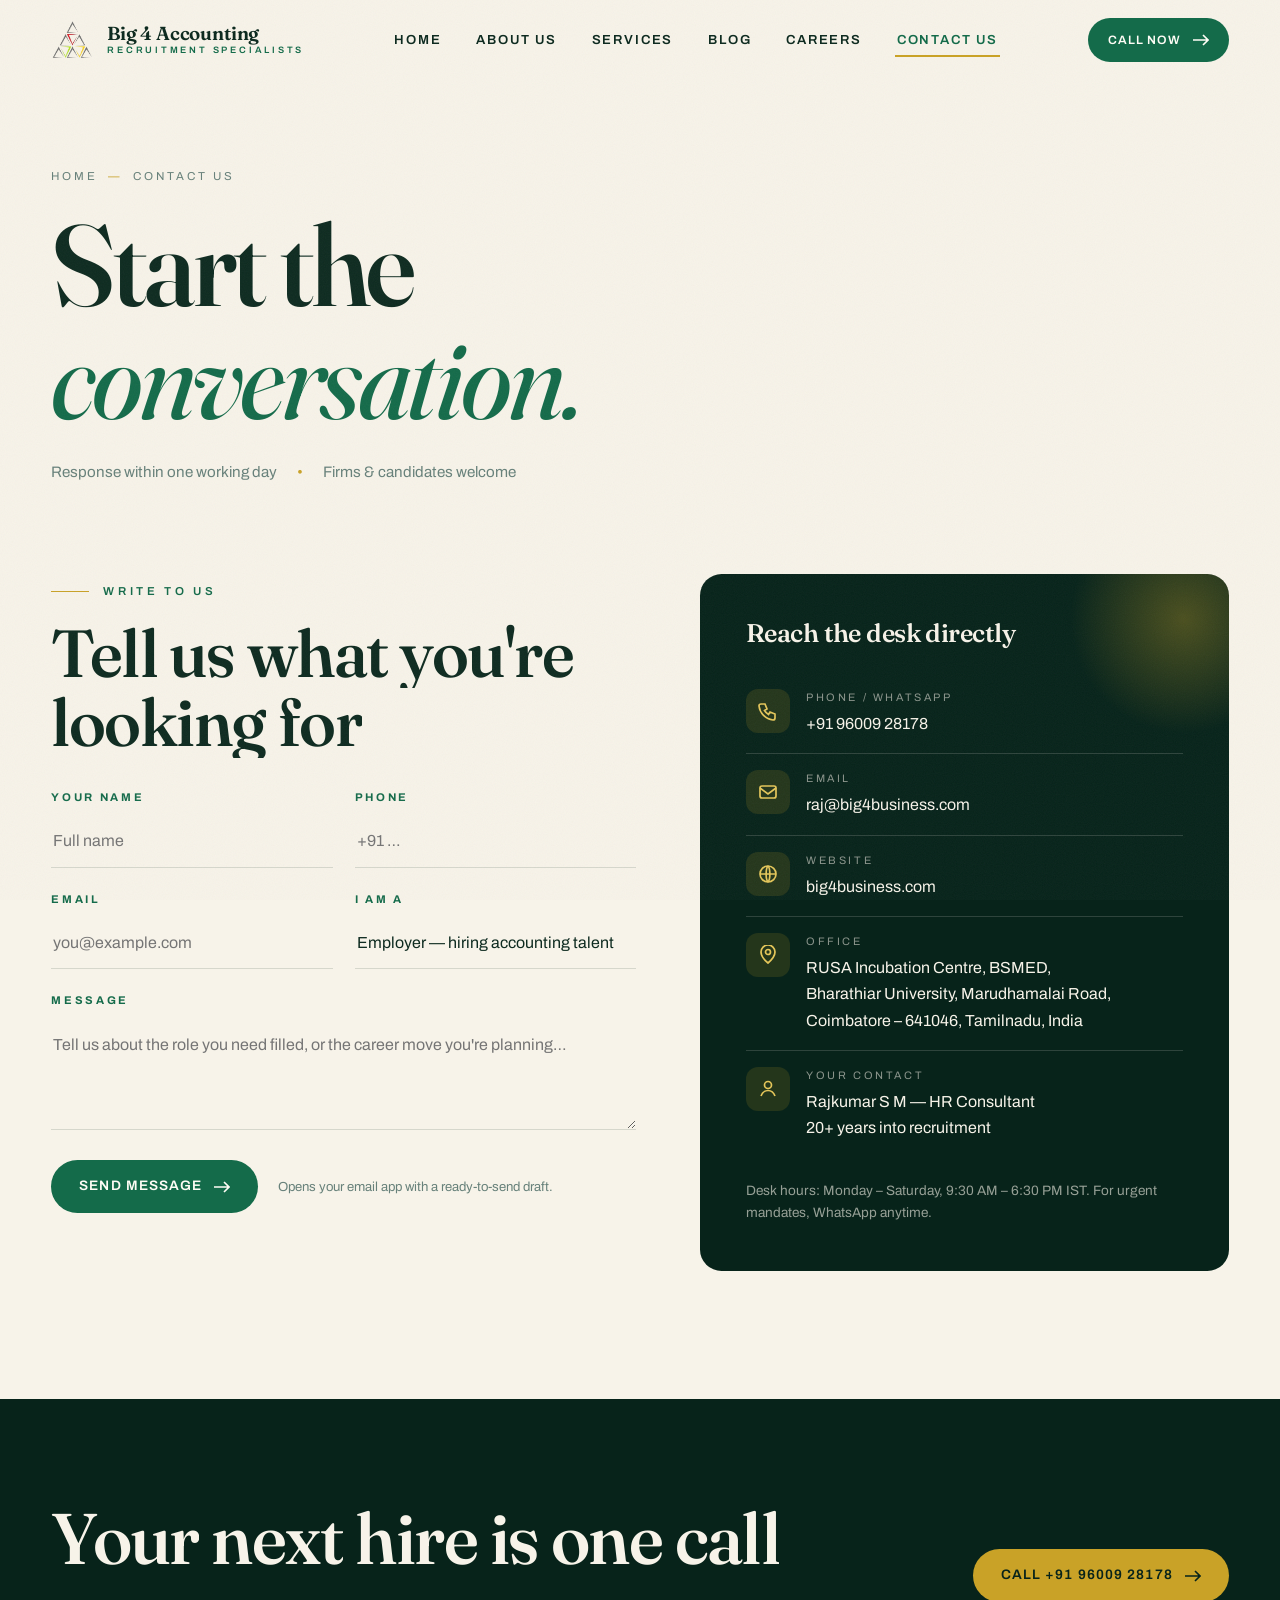
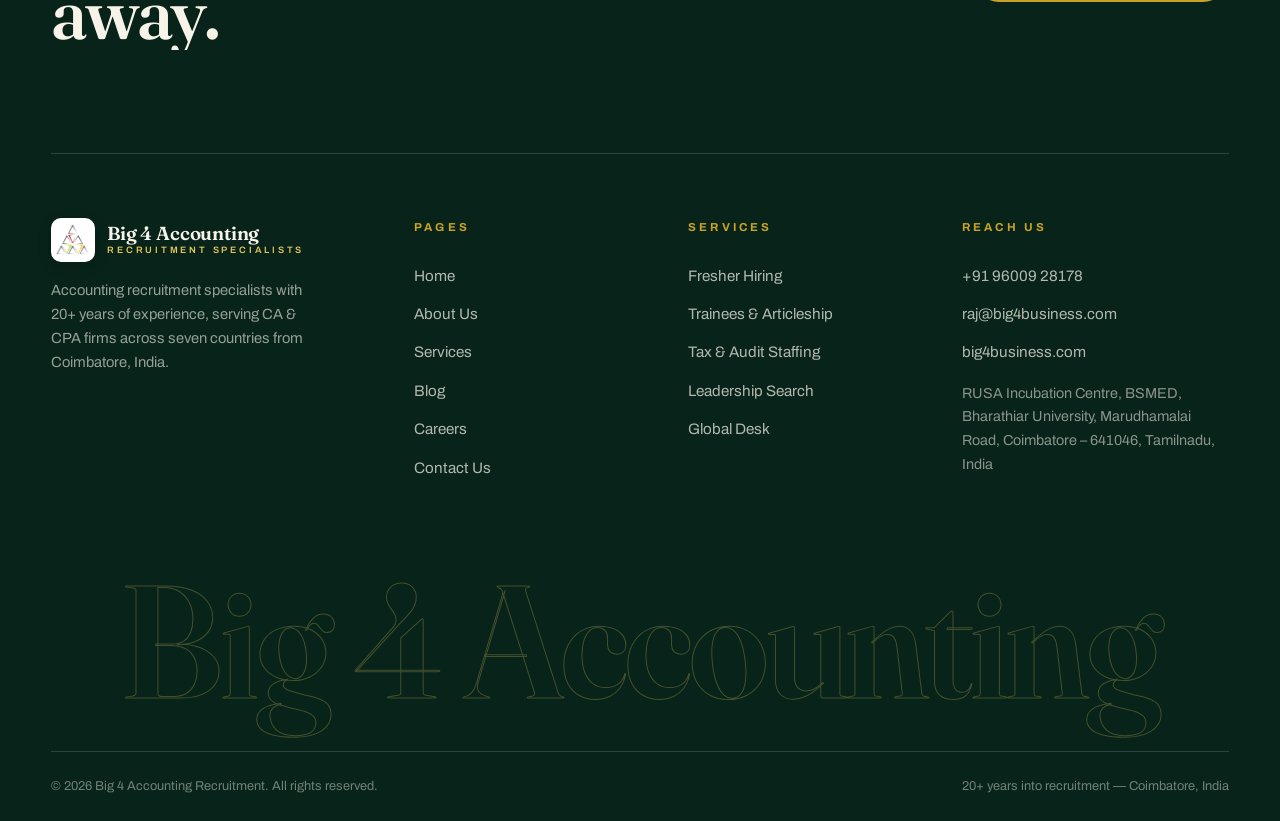
<file: contact.html>
<!DOCTYPE html>
<html lang="en">
<head>
<meta charset="UTF-8">
<meta name="viewport" content="width=device-width, initial-scale=1.0, viewport-fit=cover">
<title>Contact Us — Big 4 Accounting Recruitment</title>
<meta name="description" content="Reach Big 4 Accounting Recruitment: +91 96009 28178, raj@big4business.com. RUSA Incubation Centre, Bharathiar University, Coimbatore – 641046.">
<link rel="icon" href="assets/favicon.png" type="image/png">
<link rel="apple-touch-icon" href="assets/favicon.png">
<link rel="preconnect" href="https://fonts.googleapis.com">
<link rel="preconnect" href="https://fonts.gstatic.com" crossorigin>
<link href="https://fonts.googleapis.com/css2?family=Fraunces:ital,opsz,wght@0,9..144,300..700;1,9..144,300..700&family=Archivo:wght@400;500;600;700&display=swap" rel="stylesheet">
<link rel="stylesheet" href="css/style.css">
</head>
<body data-page="contact">

<div class="progress"></div>
<div class="wipe"><div class="wipe__mark">
  <img src="assets/favicon.png" alt="Big 4 Accounting Recruitment" class="wipe__logo" width="68" height="68">
</div></div>

<header class="header">
  <a href="index.html" class="brand" aria-label="Big 4 Accounting Recruitment — home">
    <img src="assets/favicon.png" alt="Big 4 Accounting Recruitment Logo" class="brand__logo" width="44" height="44">
    <span class="brand__name">Big 4 Accounting<small>Recruitment Specialists</small></span>
  </a>
  <nav class="nav" aria-label="Primary">
    <a href="index.html">Home</a>
    <a href="about.html">About Us</a>
    <a href="services.html">Services</a>
    <a href="blog.html">Blog</a>
    <a href="career.html">Careers</a>
    <a href="contact.html" class="is-active">Contact Us</a>
  </nav>
  <div class="header__cta">
    <a href="tel:+919600928178" class="btn btn--sm">Call Now
      <svg class="arr" viewBox="0 0 16 12" fill="none" stroke="currentColor" stroke-width="1.6"><path d="M0 6h14M10 1l5 5-5 5"/></svg>
    </a>
    <button class="burger" aria-label="Open menu"><span></span><span></span><span></span></button>
  </div>
</header>

<div class="menu" aria-label="Menu">
  <a href="index.html"><em>01</em><span>Home</span></a>
  <a href="about.html"><em>02</em><span>About Us</span></a>
  <a href="services.html"><em>03</em><span>Services</span></a>
  <a href="blog.html"><em>04</em><span>Blog</span></a>
  <a href="career.html"><em>05</em><span>Careers</span></a>
  <a href="contact.html"><em>06</em><span>Contact Us</span></a>
  <div class="menu__foot">
    <span>raj@big4business.com</span><span>+91 96009 28178</span><span>Coimbatore, Tamilnadu, India</span>
  </div>
</div>

<main>

<!-- PAGE HERO -->
<section class="page-hero">
  <div class="wrap">
    <div class="crumbs"><a href="index.html">Home</a><span class="sep">—</span><span>Contact Us</span></div>
    <h1 class="page-hero__title h-display">
      <span class="row"><span>Start the</span></span>
      <span class="row"><span><em class="serif-i">conversation.</em></span></span>
    </h1>
    <div class="page-hero__meta">
      <span>Response within one working day</span><span style="color:var(--gold)">•</span>
      <span>Firms &amp; candidates welcome</span>
    </div>
  </div>
</section>

<!-- CONTACT -->
<section class="section" style="padding-top:0">
  <div class="wrap contact-grid">

    <div>
      <span class="eyebrow" data-reveal>Write to us</span>
      <h2 class="section-title split" style="margin:18px 0 30px">Tell us what you're looking for</h2>
      <form id="contact-form" class="c-form" data-reveal novalidate>
        <div class="c-row">
          <div class="field">
            <label for="cf-name">Your Name</label>
            <input id="cf-name" type="text" required autocomplete="name" placeholder="Full name"><span class="bar"></span>
          </div>
          <div class="field">
            <label for="cf-phone">Phone</label>
            <input id="cf-phone" type="tel" autocomplete="tel" placeholder="+91 …"><span class="bar"></span>
          </div>
        </div>
        <div class="c-row">
          <div class="field">
            <label for="cf-email">Email</label>
            <input id="cf-email" type="email" required autocomplete="email" placeholder="you@example.com"><span class="bar"></span>
          </div>
          <div class="field">
            <label for="cf-type">I am a</label>
            <select id="cf-type">
              <option>Employer — hiring accounting talent</option>
              <option>Candidate — seeking a role</option>
              <option>Student — articleship / traineeship</option>
              <option>Other enquiry</option>
            </select><span class="bar"></span>
          </div>
        </div>
        <div class="field">
          <label for="cf-msg">Message</label>
          <textarea id="cf-msg" required placeholder="Tell us about the role you need filled, or the career move you're planning…"></textarea><span class="bar"></span>
        </div>
        <div class="form-ok" role="status">Your email app should now open with the draft addressed to raj@big4business.com — just press send. We'll reply within one working day.</div>
        <div style="display:flex;align-items:center;gap:20px;flex-wrap:wrap">
          <button type="submit" class="btn">Send Message
            <svg class="arr" viewBox="0 0 16 12" fill="none" stroke="currentColor" stroke-width="1.6"><path d="M0 6h14M10 1l5 5-5 5"/></svg>
          </button>
          <span class="form-note">Opens your email app with a ready-to-send draft.</span>
        </div>
      </form>
    </div>

    <aside class="c-card" data-reveal="right">
      <h3>Reach the desk directly</h3>
      <div class="c-line">
        <span class="ic"><svg width="20" height="20" viewBox="0 0 20 20" fill="none" stroke="#e4c65a" stroke-width="1.7" stroke-linecap="round"><path d="M3 3h4l2 5-2.5 1.5a12 12 0 0 0 4 4L12 11l5 2v4a2 2 0 0 1-2 2A16 16 0 0 1 1 5a2 2 0 0 1 2-2Z"/></svg></span>
        <div><div class="lb">Phone / WhatsApp</div><a class="vl" href="tel:+919600928178">+91 96009 28178</a></div>
      </div>
      <div class="c-line">
        <span class="ic"><svg width="20" height="20" viewBox="0 0 20 20" fill="none" stroke="#e4c65a" stroke-width="1.7"><rect x="2" y="4" width="16" height="12" rx="2"/><path d="M2 6l8 6 8-6"/></svg></span>
        <div><div class="lb">Email</div><a class="vl" href="mailto:raj@big4business.com">raj@big4business.com</a></div>
      </div>
      <div class="c-line">
        <span class="ic"><svg width="20" height="20" viewBox="0 0 20 20" fill="none" stroke="#e4c65a" stroke-width="1.7"><circle cx="10" cy="10" r="8"/><path d="M2 10h16M10 2c2.5 2.5 2.5 13.5 0 16M10 2c-2.5 2.5-2.5 13.5 0 16"/></svg></span>
        <div><div class="lb">Website</div><a class="vl" href="https://big4business.com/" target="_blank" rel="noopener">big4business.com</a></div>
      </div>
      <div class="c-line">
        <span class="ic"><svg width="20" height="20" viewBox="0 0 20 20" fill="none" stroke="#e4c65a" stroke-width="1.7"><path d="M10 18s7-6 7-11a7 7 0 1 0-14 0c0 5 7 11 7 11Z"/><circle cx="10" cy="7" r="2.5"/></svg></span>
        <div><div class="lb">Office</div><span class="vl">RUSA Incubation Centre, BSMED,<br>Bharathiar University, Marudhamalai Road,<br>Coimbatore – 641046, Tamilnadu, India</span></div>
      </div>
      <div class="c-line">
        <span class="ic"><svg width="20" height="20" viewBox="0 0 20 20" fill="none" stroke="#e4c65a" stroke-width="1.7"><circle cx="10" cy="6" r="3.5"/><path d="M3 17c1.5-4 4-5.5 7-5.5s5.5 1.5 7 5.5"/></svg></span>
        <div><div class="lb">Your contact</div><span class="vl">Rajkumar S M — HR Consultant<br>20+ years into recruitment</span></div>
      </div>
      <p class="c-hours">Desk hours: Monday – Saturday, 9:30 AM – 6:30 PM IST. For urgent mandates, WhatsApp anytime.</p>
    </aside>

  </div>
</section>

</main>

<footer class="footer">
  <div class="wrap">
    <div class="footer__cta">
      <h2 class="split">Your next hire is one call away.</h2>
      <a href="tel:+919600928178" class="btn btn--gold">Call +91 96009 28178
        <svg class="arr" viewBox="0 0 16 12" fill="none" stroke="currentColor" stroke-width="1.6"><path d="M0 6h14M10 1l5 5-5 5"/></svg>
      </a>
    </div>
    <div class="footer__grid">
      <div class="footer__brand">
        <a href="index.html" class="brand">
          <img src="assets/favicon.png" alt="Big 4 Accounting Recruitment Logo" class="brand__logo" width="44" height="44">
          <span class="brand__name" style="color:var(--paper)">Big 4 Accounting<small style="color:var(--gold-soft)">Recruitment Specialists</small></span>
        </a>
        <p>Accounting recruitment specialists with 20+ years of experience, serving CA &amp; CPA firms across seven countries from Coimbatore, India.</p>
      </div>
      <div>
        <h4>Pages</h4>
        <ul><li><a href="index.html">Home</a></li><li><a href="about.html">About Us</a></li><li><a href="services.html">Services</a></li><li><a href="blog.html">Blog</a></li><li><a href="career.html">Careers</a></li><li><a href="contact.html">Contact Us</a></li></ul>
      </div>
      <div>
        <h4>Services</h4>
        <ul><li><a href="services.html">Fresher Hiring</a></li><li><a href="services.html">Trainees &amp; Articleship</a></li><li><a href="services.html">Tax &amp; Audit Staffing</a></li><li><a href="services.html">Leadership Search</a></li><li><a href="services.html">Global Desk</a></li></ul>
      </div>
      <div>
        <h4>Reach Us</h4>
        <ul>
          <li><a href="tel:+919600928178">+91 96009 28178</a></li>
          <li><a href="mailto:raj@big4business.com">raj@big4business.com</a></li>
          <li><a href="https://big4business.com/" target="_blank" rel="noopener">big4business.com</a></li>
          <li style="color:rgba(247,243,233,.55);font-size:.9rem;padding-top:10px">RUSA Incubation Centre, BSMED, Bharathiar University, Marudhamalai Road, Coimbatore – 641046, Tamilnadu, India</li>
        </ul>
      </div>
    </div>
    <div class="footer__word" aria-hidden="true">Big 4 Accounting</div>
    <div class="footer__bottom">
      <span>© <span id="year">2026</span> Big 4 Accounting Recruitment. All rights reserved.</span>
      <span>20+ years into recruitment — Coimbatore, India</span>
    </div>
  </div>
</footer>

<button class="to-top" aria-label="Back to top">
  <svg width="16" height="16" viewBox="0 0 16 16" fill="none" stroke="currentColor" stroke-width="1.8"><path d="M8 14V2M3 7l5-5 5 5"/></svg>
</button>

<script src="js/vendor/jquery.min.js"></script>
<script src="js/vendor/vivus.min.js"></script>
<script src="js/main.js"></script>
</body>
</html>
</file>
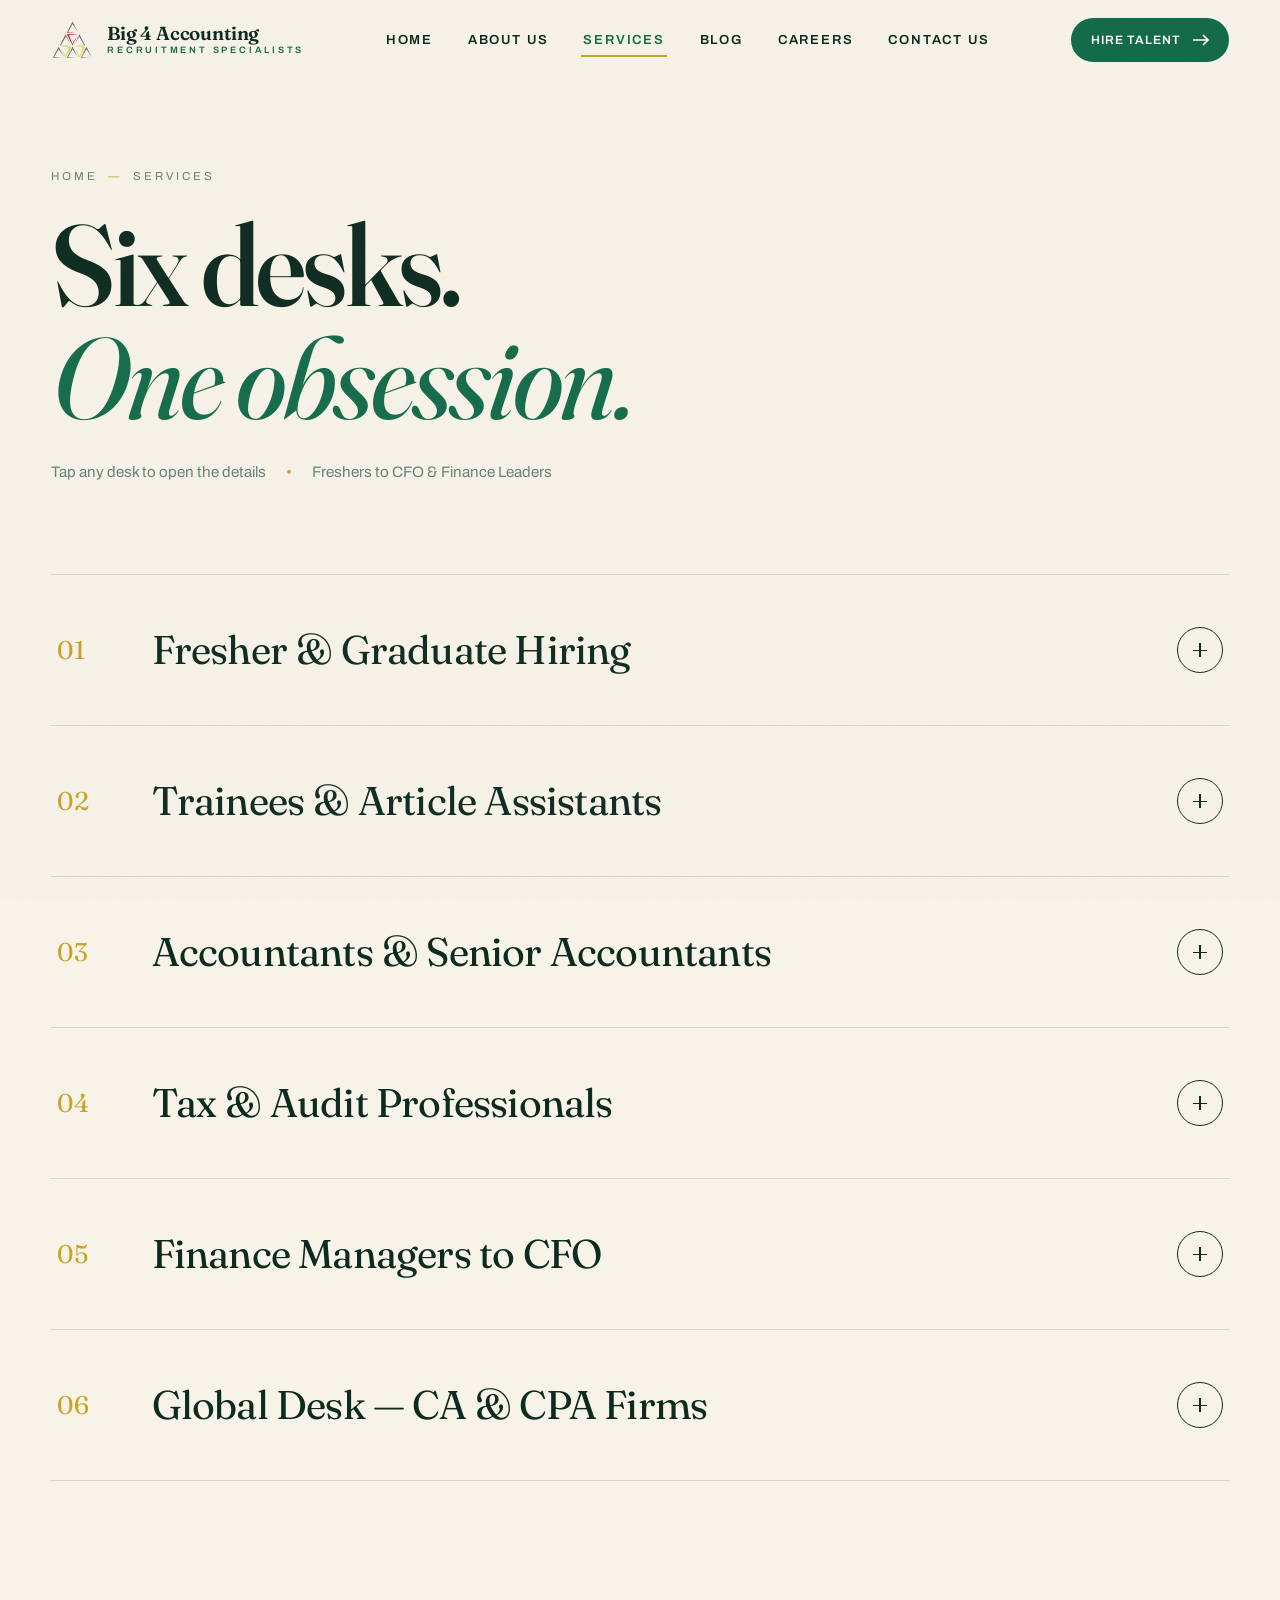
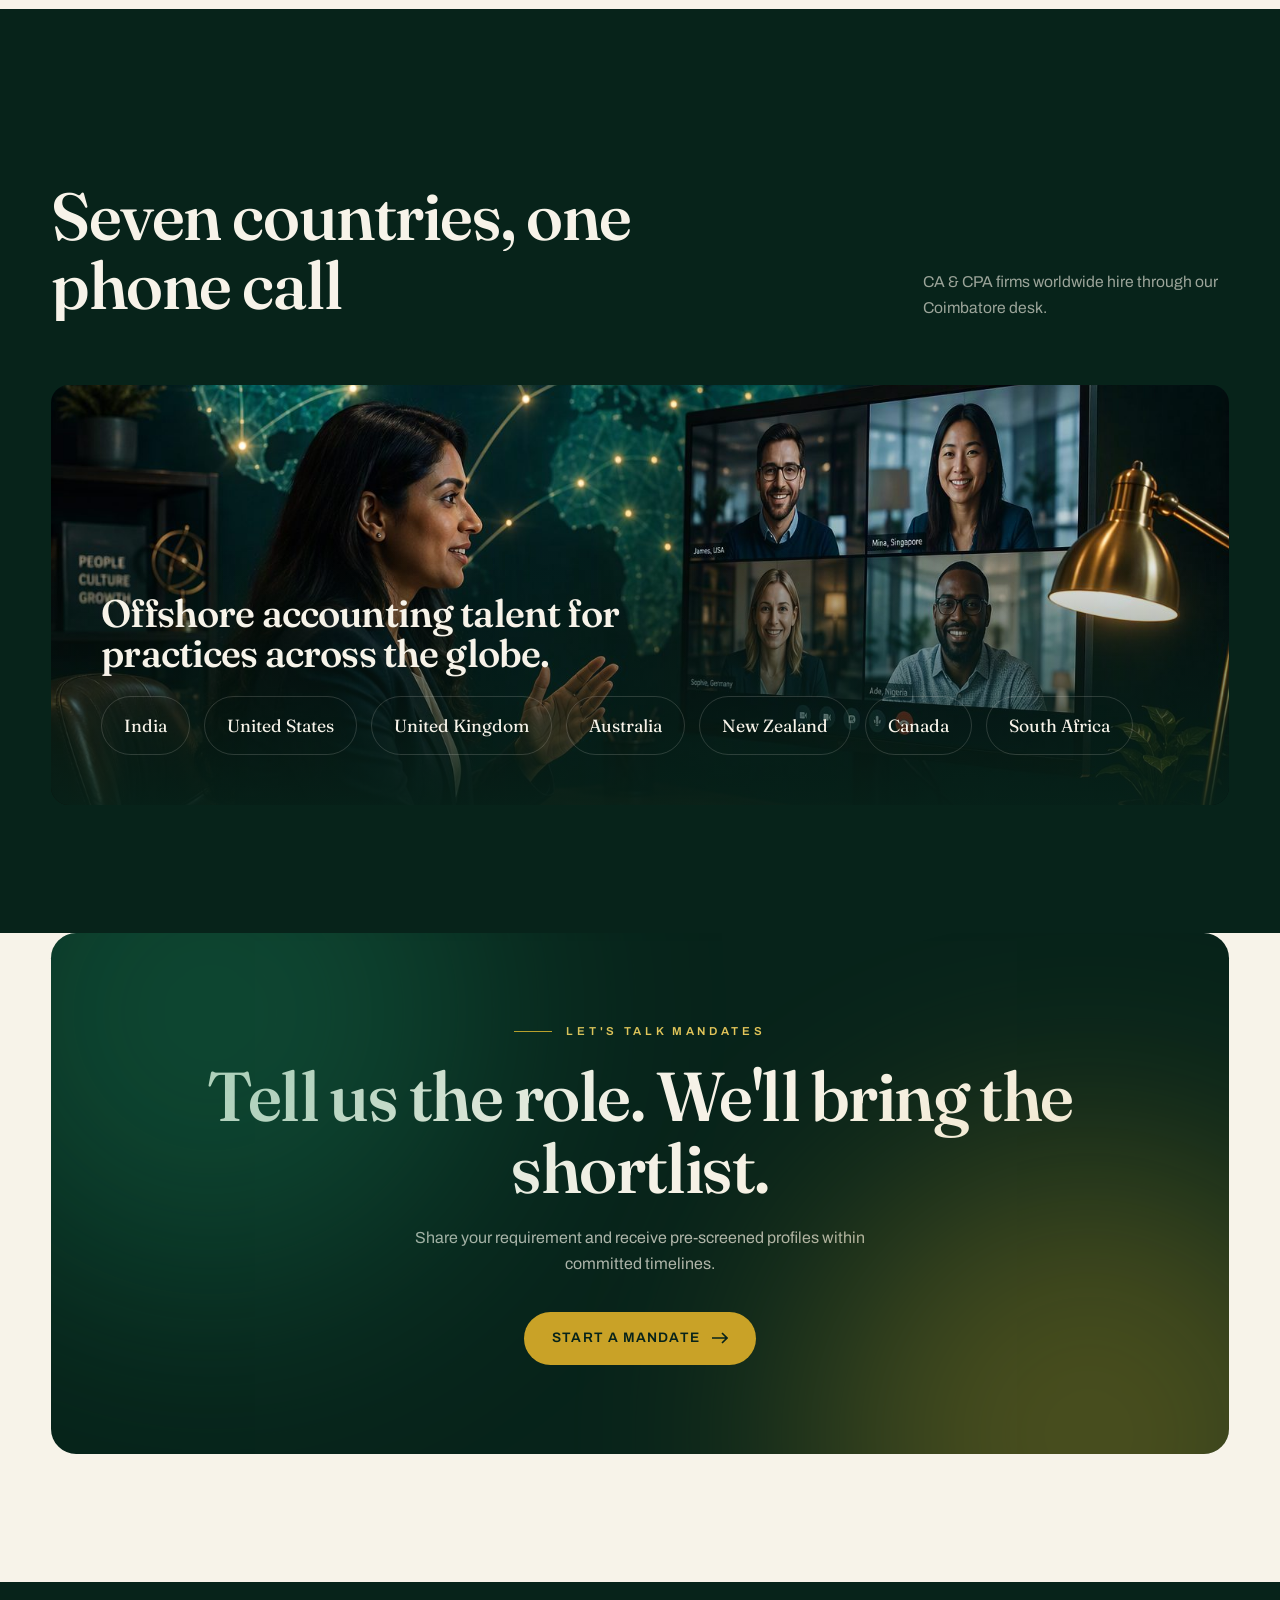
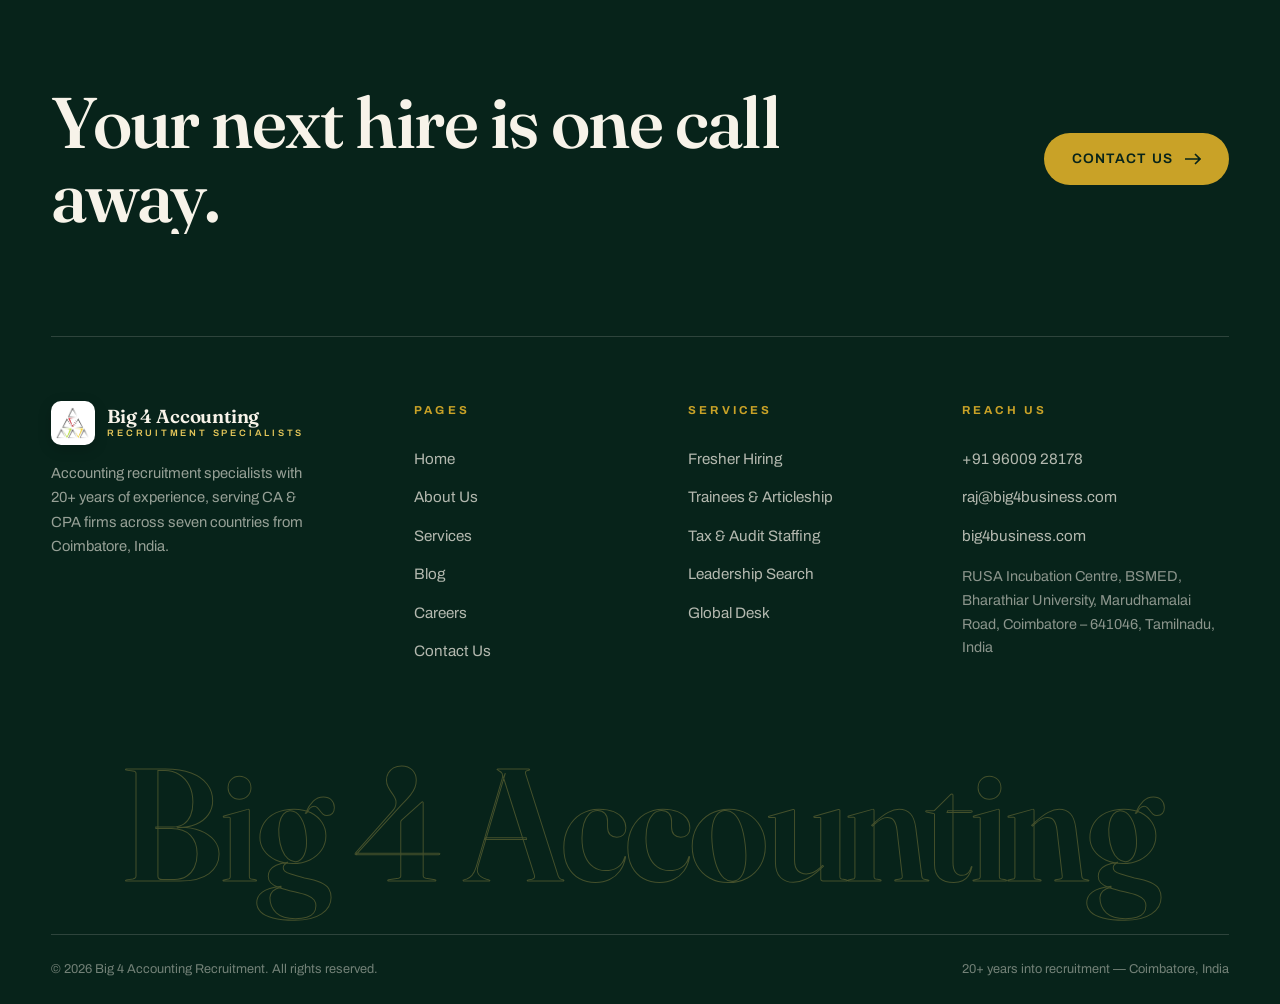
<file: services.html>
<!DOCTYPE html>
<html lang="en">
<head>
<meta charset="UTF-8">
<meta name="viewport" content="width=device-width, initial-scale=1.0, viewport-fit=cover">
<title>Services — Big 4 Accounting Recruitment</title>
<meta name="description" content="Six specialist recruitment desks: fresher hiring, trainees & articleship, accountants, tax & audit professionals, leadership search, and a global desk for CA & CPA firms.">
<link rel="icon" href="assets/favicon.png" type="image/png">
<link rel="apple-touch-icon" href="assets/favicon.png">
<link rel="preconnect" href="https://fonts.googleapis.com">
<link rel="preconnect" href="https://fonts.gstatic.com" crossorigin>
<link href="https://fonts.googleapis.com/css2?family=Fraunces:ital,opsz,wght@0,9..144,300..700;1,9..144,300..700&family=Archivo:wght@400;500;600;700&display=swap" rel="stylesheet">
<link rel="stylesheet" href="css/style.css">
</head>
<body data-page="services">

<div class="progress"></div>
<div class="wipe"><div class="wipe__mark">
  <img src="assets/favicon.png" alt="Big 4 Accounting Recruitment" class="wipe__logo" width="68" height="68">
</div></div>

<header class="header">
  <a href="index.html" class="brand" aria-label="Big 4 Accounting Recruitment — home">
    <img src="assets/favicon.png" alt="Big 4 Accounting Recruitment Logo" class="brand__logo" width="44" height="44">
    <span class="brand__name">Big 4 Accounting<small>Recruitment Specialists</small></span>
  </a>
  <nav class="nav" aria-label="Primary">
    <a href="index.html">Home</a>
    <a href="about.html">About Us</a>
    <a href="services.html" class="is-active">Services</a>
    <a href="blog.html">Blog</a>
    <a href="career.html">Careers</a>
    <a href="contact.html">Contact Us</a>
  </nav>
  <div class="header__cta">
    <a href="contact.html" class="btn btn--sm">Hire Talent
      <svg class="arr" viewBox="0 0 16 12" fill="none" stroke="currentColor" stroke-width="1.6"><path d="M0 6h14M10 1l5 5-5 5"/></svg>
    </a>
    <button class="burger" aria-label="Open menu"><span></span><span></span><span></span></button>
  </div>
</header>

<div class="menu" aria-label="Menu">
  <a href="index.html"><em>01</em><span>Home</span></a>
  <a href="about.html"><em>02</em><span>About Us</span></a>
  <a href="services.html"><em>03</em><span>Services</span></a>
  <a href="blog.html"><em>04</em><span>Blog</span></a>
  <a href="career.html"><em>05</em><span>Careers</span></a>
  <a href="contact.html"><em>06</em><span>Contact Us</span></a>
  <div class="menu__foot">
    <span>raj@big4business.com</span><span>+91 96009 28178</span><span>Coimbatore, Tamilnadu, India</span>
  </div>
</div>

<main>

<!-- PAGE HERO -->
<section class="page-hero">
  <div class="wrap">
    <div class="crumbs"><a href="index.html">Home</a><span class="sep">—</span><span>Services</span></div>
    <h1 class="page-hero__title h-display">
      <span class="row"><span>Six desks.</span></span>
      <span class="row"><span><em class="serif-i">One obsession.</em></span></span>
    </h1>
    <div class="page-hero__meta">
      <span>Tap any desk to open the details</span><span style="color:var(--gold)">•</span>
      <span>Freshers to CFO &amp; Finance Leaders</span>
    </div>
  </div>
</section>

<!-- SERVICE ACCORDIONS -->
<section class="section" style="padding-top:0">
  <div class="wrap">
    <div class="svc-detail" data-stagger>

      <div class="svc-item"><span class="idx">01</span><span class="tt">Fresher &amp; Graduate Hiring</span><span class="pl" aria-hidden="true"></span></div>
      <div class="svc-body"><div class="svc-body__in">
        <div>
          <p>We maintain live pipelines of B.Com, M.Com and MBA (Finance) graduates from Coimbatore and across Tamilnadu — screened for accounting fundamentals, Excel fluency and workplace readiness before they ever reach your shortlist.</p>
          <div class="tags"><span class="tag">B.Com</span><span class="tag">M.Com</span><span class="tag">MBA Finance</span><span class="tag">Campus Pipeline</span></div>
        </div>
        <div class="side"><h4>Typical mandates</h4>
          <ul><li>Junior accountants for CA firms</li><li>Accounts assistants for corporates</li><li>Back-office support for offshore CPA firms</li></ul>
        </div>
      </div></div>

      <div class="svc-item"><span class="idx">02</span><span class="tt">Trainees &amp; Article Assistants</span><span class="pl" aria-hidden="true"></span></div>
      <div class="svc-body"><div class="svc-body__in">
        <div>
          <p>Articleship shapes a career. We match CA, CMA and CS (Inter) students with firms whose practice areas — audit, taxation, advisory — match where the student actually wants to grow, and we help firms find trainees who stay the full term.</p>
          <div class="tags"><span class="tag">Accounts Trainees</span><span class="tag">CA Inter</span><span class="tag">CMA Inter</span><span class="tag">CS Inter</span></div>
        </div>
        <div class="side"><h4>Typical mandates</h4>
          <ul><li>Article assistants for CA firms</li><li>CMA / CS traineeships</li><li>Paid accounts trainee roles</li></ul>
        </div>
      </div></div>

      <div class="svc-item"><span class="idx">03</span><span class="tt">Accountants &amp; Senior Accountants</span><span class="pl" aria-hidden="true"></span></div>
      <div class="svc-body"><div class="svc-body__in">
        <div>
          <p>The backbone of every finance team. We place accountants and senior accountants who can own ledgers, reconciliations, GST/TDS compliance and month-end close — with verified hands-on experience on the software your firm runs.</p>
          <div class="tags"><span class="tag">Accountants</span><span class="tag">Senior Accountants</span><span class="tag">GST / TDS</span><span class="tag">Month-end Close</span></div>
        </div>
        <div class="side"><h4>Typical mandates</h4>
          <ul><li>Client-accounting staff for CA firms</li><li>Senior accountants for SMEs &amp; corporates</li><li>Offshore accountants for US/UK firms</li></ul>
        </div>
      </div></div>

      <div class="svc-item"><span class="idx">04</span><span class="tt">Tax &amp; Audit Professionals</span><span class="pl" aria-hidden="true"></span></div>
      <div class="svc-body"><div class="svc-body__in">
        <div>
          <p>Direct tax, indirect tax, statutory audit, internal audit — these desks demand depth, not generalists. We screen for real engagement experience: returns filed, audits signed off, assessments handled.</p>
          <div class="tags"><span class="tag">Tax Professionals</span><span class="tag">Auditors</span><span class="tag">Statutory Audit</span><span class="tag">Internal Audit</span></div>
        </div>
        <div class="side"><h4>Typical mandates</h4>
          <ul><li>Tax seniors &amp; managers for firms</li><li>Audit assistants and semi-seniors</li><li>US tax preparers (1040/1120) for CPA firms</li></ul>
        </div>
      </div></div>

      <div class="svc-item"><span class="idx">05</span><span class="tt">Finance Managers to CFO</span><span class="pl" aria-hidden="true"></span></div>
      <div class="svc-body"><div class="svc-body__in">
        <div>
          <p>Confidential, referral-led search for finance managers, financial controllers and CFO &amp; finance leaders. Twenty years of relationships mean we can reach leaders who never appear on job portals.</p>
          <div class="tags"><span class="tag">Finance Managers</span><span class="tag">Controllers</span><span class="tag">CFO Search</span><span class="tag">Confidential</span></div>
        </div>
        <div class="side"><h4>Typical mandates</h4>
          <ul><li>Finance manager for growing SMEs</li><li>Practice managers for CA firms</li><li>CFO &amp; finance head searches</li></ul>
        </div>
      </div></div>

      <div class="svc-item"><span class="idx">06</span><span class="tt">Global Desk — CA &amp; CPA Firms</span><span class="pl" aria-hidden="true"></span></div>
      <div class="svc-body"><div class="svc-body__in">
        <div>
          <p>Our global desk staffs CA &amp; CPA firms across India, the US, the UK, Australia, New Zealand, Canada and South Africa — from a single offshore accountant to a complete remote team working your time zone.</p>
          <div class="tags"><span class="tag">Offshore Staffing</span><span class="tag">Remote Teams</span><span class="tag">7 Countries</span></div>
        </div>
        <div class="side"><h4>Typical mandates</h4>
          <ul><li>Dedicated offshore accountants</li><li>Seasonal tax-season surge teams</li><li>Full remote accounting desks</li></ul>
        </div>
      </div></div>

    </div>
  </div>
</section>

<!-- GLOBAL DESK BANNER -->
<section class="section on-dark">
  <div class="wrap">
    <div class="section-head">
      <div>
        <span class="eyebrow" data-reveal>The global desk</span>
        <h2 class="section-title split" style="margin-top:18px">Seven countries, one phone call</h2>
      </div>
      <p class="section-note" data-reveal>CA &amp; CPA firms worldwide hire through our Coimbatore desk.</p>
    </div>
    <div class="svc-banner img-reveal">
      <img src="assets/services-global.jpg" alt="Recruiter on a video call with international clients">
      <div class="svc-banner__in">
        <h3 data-reveal>Offshore accounting talent for practices across the globe.</h3>
        <div class="countries" data-stagger style="margin-top:22px">
          <span class="country">India</span><span class="country">United States</span><span class="country">United Kingdom</span><span class="country">Australia</span><span class="country">New Zealand</span><span class="country">Canada</span><span class="country">South Africa</span>
        </div>
      </div>
    </div>
  </div>
</section>

<!-- CTA -->
<section class="section" style="padding-top:0">
  <div class="wrap">
    <div class="cta-band on-dark" data-reveal="zoom">
      <span class="glow glow--a"></span><span class="glow glow--b"></span>
      <span class="eyebrow" style="justify-content:center;display:flex">Let's talk mandates</span>
      <h2 style="margin-top:20px">Tell us the role. We'll bring the shortlist.</h2>
      <p>Share your requirement and receive pre-screened profiles within committed timelines.</p>
      <a href="contact.html" class="btn btn--gold">Start a Mandate
        <svg class="arr" viewBox="0 0 16 12" fill="none" stroke="currentColor" stroke-width="1.6"><path d="M0 6h14M10 1l5 5-5 5"/></svg>
      </a>
    </div>
  </div>
</section>

</main>

<footer class="footer">
  <div class="wrap">
    <div class="footer__cta">
      <h2 class="split">Your next hire is one call away.</h2>
      <a href="contact.html" class="btn btn--gold">Contact Us
        <svg class="arr" viewBox="0 0 16 12" fill="none" stroke="currentColor" stroke-width="1.6"><path d="M0 6h14M10 1l5 5-5 5"/></svg>
      </a>
    </div>
    <div class="footer__grid">
      <div class="footer__brand">
        <a href="index.html" class="brand">
          <img src="assets/favicon.png" alt="Big 4 Accounting Recruitment Logo" class="brand__logo" width="44" height="44">
          <span class="brand__name" style="color:var(--paper)">Big 4 Accounting<small style="color:var(--gold-soft)">Recruitment Specialists</small></span>
        </a>
        <p>Accounting recruitment specialists with 20+ years of experience, serving CA &amp; CPA firms across seven countries from Coimbatore, India.</p>
      </div>
      <div>
        <h4>Pages</h4>
        <ul><li><a href="index.html">Home</a></li><li><a href="about.html">About Us</a></li><li><a href="services.html">Services</a></li><li><a href="blog.html">Blog</a></li><li><a href="career.html">Careers</a></li><li><a href="contact.html">Contact Us</a></li></ul>
      </div>
      <div>
        <h4>Services</h4>
        <ul><li><a href="services.html">Fresher Hiring</a></li><li><a href="services.html">Trainees &amp; Articleship</a></li><li><a href="services.html">Tax &amp; Audit Staffing</a></li><li><a href="services.html">Leadership Search</a></li><li><a href="services.html">Global Desk</a></li></ul>
      </div>
      <div>
        <h4>Reach Us</h4>
        <ul>
          <li><a href="tel:+919600928178">+91 96009 28178</a></li>
          <li><a href="mailto:raj@big4business.com">raj@big4business.com</a></li>
          <li><a href="https://big4business.com/" target="_blank" rel="noopener">big4business.com</a></li>
          <li style="color:rgba(247,243,233,.55);font-size:.9rem;padding-top:10px">RUSA Incubation Centre, BSMED, Bharathiar University, Marudhamalai Road, Coimbatore – 641046, Tamilnadu, India</li>
        </ul>
      </div>
    </div>
    <div class="footer__word" aria-hidden="true">Big 4 Accounting</div>
    <div class="footer__bottom">
      <span>© <span id="year">2026</span> Big 4 Accounting Recruitment. All rights reserved.</span>
      <span>20+ years into recruitment — Coimbatore, India</span>
    </div>
  </div>
</footer>

<button class="to-top" aria-label="Back to top">
  <svg width="16" height="16" viewBox="0 0 16 16" fill="none" stroke="currentColor" stroke-width="1.8"><path d="M8 14V2M3 7l5-5 5 5"/></svg>
</button>

<script src="js/vendor/jquery.min.js"></script>
<script src="js/vendor/vivus.min.js"></script>
<script src="js/main.js"></script>
</body>
</html>
</file>
<file: css/style.css>
/* ============================================================
   BIG 4 ACCOUNTING RECRUITMENT — Emerald & Gold Edition
   Design system: editorial serif display + grotesque UI,
   choreographed loader, scroll-drawn lines, marquee bands,
   masked reveals, parallax, magnetic buttons, custom cursor.
   ============================================================ */

:root{
  --ink:#0e2b20;            /* deep forest ink — primary text */
  --ink-soft:#3c5549;
  --muted:#67817a;          /* gray-green secondary text */
  --pine:#07231a;           /* near-black green — dark sections */
  --pine-2:#0b3527;         /* raised dark surface */
  --emerald:#146b4a;        /* brand green */
  --emerald-bright:#1d8a5f;
  --gold:#c9a227;           /* premium gold accent */
  --gold-soft:#e4c65a;
  --paper:#f7f3e9;          /* ivory ground */
  --paper-2:#efe8d6;        /* deeper ivory */
  --white:#fffdf6;
  --line:rgba(14,43,32,.14);
  --line-dark:rgba(247,243,233,.16);
  --ease-sig:cubic-bezier(.83,.01,.29,1);
  --ease-out:cubic-bezier(.075,.82,.165,1);
  --ease-io:cubic-bezier(.77,0,.175,1);
  --font-display:"Fraunces",Georgia,serif;
  --font-body:"Archivo","Helvetica Neue",Arial,sans-serif;
  --gutter:clamp(20px,4vw,64px);
  --radius:18px;
}

*,*::before,*::after{box-sizing:border-box;margin:0;padding:0}
html{scroll-behavior:smooth}
html,body{overscroll-behavior-y:none}
[id]{scroll-margin-top:90px}
body{
  font-family:var(--font-body);
  background:var(--paper);
  color:var(--ink);
  font-size:16px;
  line-height:1.65;
  -webkit-font-smoothing:antialiased;
  overflow-x:hidden;
}
body.is-locked{overflow:hidden}
img{display:block;max-width:100%}
a{color:inherit;text-decoration:none}
ul{list-style:none}
button{font:inherit;color:inherit;background:none;border:0;cursor:pointer}
::selection{background:var(--gold);color:var(--pine)}
::-webkit-scrollbar{width:9px}
::-webkit-scrollbar-track{background:var(--paper-2)}
::-webkit-scrollbar-thumb{background:var(--emerald);border-radius:8px}
:focus-visible{outline:2px solid var(--gold);outline-offset:3px;border-radius:4px}

/* ---------- typography ---------- */
.h-display{
  font-family:var(--font-display);
  font-weight:560;
  font-variation-settings:"opsz" 144;
  letter-spacing:-.028em;
  line-height:.98;
}
h1,h2,h3{font-family:var(--font-display);font-weight:560;letter-spacing:-.022em;line-height:1.04}
p{max-width:62ch}
.eyebrow{
  font-size:.72rem;font-weight:600;letter-spacing:.32em;text-transform:uppercase;
  color:var(--emerald);display:inline-flex;align-items:center;gap:14px;
}
.eyebrow::before{content:"";width:38px;height:1px;background:var(--gold)}
.on-dark .eyebrow{color:var(--gold-soft)}
.serif-i{font-style:italic;font-weight:420;color:var(--emerald)}
.on-dark .serif-i{color:var(--gold-soft)}

/* ---------- layout helpers ---------- */
.wrap{width:min(1240px,100% - 2*var(--gutter));margin-inline:auto}
.wrap-wide{width:min(1480px,100% - 2*var(--gutter));margin-inline:auto}
.section{padding-block:clamp(84px,10vw,150px)}
.section-head{display:flex;flex-wrap:wrap;align-items:flex-end;justify-content:space-between;gap:24px;margin-bottom:clamp(40px,5vw,72px)}
.section-title{font-size:clamp(2.2rem,5.2vw,4.3rem);max-width:16ch}
.section-note{max-width:34ch;color:var(--muted);font-size:.98rem}
.on-dark{background:var(--pine);color:var(--paper)}
.on-dark .section-note{color:rgba(247,243,233,.62)}

/* ---------- grain / paper texture ---------- */
body::after{
  content:"";position:fixed;inset:0;z-index:2000;pointer-events:none;opacity:.05;
  background-image:url("data:image/svg+xml,%3Csvg xmlns='http://www.w3.org/2000/svg' width='140' height='140'%3E%3Cfilter id='n'%3E%3CfeTurbulence type='fractalNoise' baseFrequency='.9' numOctaves='2'/%3E%3C/filter%3E%3Crect width='140' height='140' filter='url(%23n)'/%3E%3C/svg%3E");
}

/* ============================================================
   LOADER — masked line reveals + percentage + curtain exit
   ============================================================ */
.loader{
  position:fixed;inset:0;z-index:3000;background:var(--pine);color:var(--paper);
  display:flex;flex-direction:column;justify-content:center;padding-left:var(--gutter);
  transition:transform .9s var(--ease-sig);
}
.loader.is-done{transform:translateY(-101%)}
.loader__percent{
  position:absolute;top:3.2vw;right:3.4vw;font-size:clamp(.9rem,1.2vw,1.1rem);
  letter-spacing:.24em;color:var(--gold);font-weight:600;font-variant-numeric:tabular-nums;
  overflow:hidden;
}
.loader__percent span{display:inline-block;transform:translateY(120%);transition:transform 1.2s var(--ease-sig)}
.loader.is-boot .loader__percent span{transform:translateY(0)}
.loader__lines{display:flex;flex-direction:column;gap:.4vw}
.loader__line{overflow:hidden;height:clamp(3.2rem,11vw,9.5rem)}
.loader__line span{
  display:block;font-family:var(--font-display);font-weight:560;letter-spacing:-.02em;
  font-size:clamp(3.4rem,10.5vw,9rem);line-height:1;
  transform:translateY(115%);transition:transform 1.5s var(--ease-sig);
}
.loader.is-boot .loader__line:nth-child(1) span{transition-delay:.15s}
.loader.is-boot .loader__line:nth-child(2) span{transition-delay:.28s}
.loader.is-boot .loader__line:nth-child(3) span{transition-delay:.41s}
.loader.is-boot .loader__line span{transform:translateY(0)}
.loader__line .gold{color:var(--gold);font-style:italic;font-weight:420}
.loader__tag{
  margin-top:2.2vw;overflow:hidden;
}
.loader__tag span{
  display:inline-block;font-size:.78rem;letter-spacing:.34em;text-transform:uppercase;color:rgba(247,243,233,.55);
  transform:translateY(140%);transition:transform 1.3s var(--ease-sig) .6s;
}
.loader.is-boot .loader__tag span{transform:translateY(0)}
.loader__bar{position:absolute;left:0;bottom:0;height:3px;width:0;background:var(--gold)}

/* ============================================================
   PAGE TRANSITION WIPE
   ============================================================ */
.wipe{
  position:fixed;inset:0;z-index:2900;background:var(--emerald);
  transform:scaleY(0);transform-origin:bottom;pointer-events:none;
  transition:transform .55s var(--ease-io);
}
.wipe.is-in{transform:scaleY(1)}
.wipe.is-out{transform-origin:top;transform:scaleY(0)}
.wipe__mark{position:absolute;inset:0;display:grid;place-items:center;opacity:0;transition:opacity .2s}
.wipe.is-in .wipe__mark{opacity:1}
.wipe__mark svg{width:74px;height:66px}
.wipe__mark .wipe__logo{
  width:68px;
  height:68px;
  object-fit:contain;
  background:#ffffff;
  border-radius:12px;
  padding:6px;
  box-shadow:0 10px 28px rgba(0,0,0,.25);
}

/* ============================================================
   CUSTOM CURSOR
   ============================================================ */
.cursor-dot,.cursor-ring{
  position:fixed;top:0;left:0;z-index:2800;pointer-events:none;border-radius:50%;
  mix-blend-mode:difference;will-change:transform;
}
.cursor-dot{width:8px;height:8px;background:#e4c65a}
.cursor-ring{width:38px;height:38px;border:1.5px solid #e4c65a;transition:width .25s,height .25s,background .25s;transform:translate(-50%,-50%)}
.cursor-ring.is-hover{width:64px;height:64px;background:rgba(228,198,90,.16)}
@media (hover:none),(pointer:coarse){.cursor-dot,.cursor-ring{display:none}}

/* ============================================================
   SCROLL PROGRESS
   ============================================================ */
.progress{position:fixed;top:0;left:0;height:3px;width:0;background:var(--gold);z-index:2700}

/* ============================================================
   HEADER
   ============================================================ */
.header{
  position:fixed;top:0;left:0;right:0;z-index:2602;
  display:flex;align-items:center;justify-content:space-between;
  padding:18px var(--gutter);
  transition:background .35s,box-shadow .35s,padding .35s;
}
body.is-locked .header{background:transparent;box-shadow:none;backdrop-filter:none}
body.is-locked .brand__name{color:var(--paper)}
body.is-locked .brand__name small{color:var(--gold-soft)}
.header.is-scrolled{
  background:rgba(247,243,233,.9);backdrop-filter:blur(14px);
  box-shadow:0 1px 0 var(--line);padding-block:12px;
}
.header.in{animation:header_in .4s var(--ease-out) both}
.header.out{animation:header_out .2s var(--ease-out) both}
@keyframes header_in{0%{transform:translateY(-100%)}100%{transform:translateY(0)}}
@keyframes header_out{0%{transform:translateY(0)}100%{transform:translateY(-100%)}}
.brand{display:flex;align-items:center;gap:12px}
.brand svg{width:44px;height:40px;flex:none}
.brand__logo{
  width:44px;
  height:44px;
  object-fit:contain;
  flex:none;
  transition:transform .3s var(--ease-out);
}
.brand:hover .brand__logo{
  transform:scale(1.06);
}
.footer__brand .brand__logo{
  background:#ffffff;
  border-radius:10px;
  padding:4px;
  box-shadow:0 4px 14px rgba(0,0,0,.18);
}
.brand__name{font-family:var(--font-display);font-weight:620;font-size:1.18rem;letter-spacing:-.01em;line-height:1.05}
.brand__name small{display:block;font-family:var(--font-body);font-weight:600;font-size:.58rem;letter-spacing:.3em;text-transform:uppercase;color:var(--emerald);margin-top:2px}
.on-hero-dark .brand__name,.on-hero-dark .nav a{color:var(--paper)}
.on-hero-dark .brand__name small{color:var(--gold-soft)}
.on-hero-dark.header.is-scrolled .brand__name,.on-hero-dark.header.is-scrolled .nav a{color:var(--ink)}
.nav{display:flex;gap:clamp(18px,2.4vw,38px)}
.nav a{
  position:relative;font-size:.82rem;font-weight:600;letter-spacing:.14em;text-transform:uppercase;padding:8px 2px;
}
.nav a::after{
  content:"";position:absolute;left:0;right:0;bottom:2px;height:1.5px;background:var(--gold);
  transform:scaleX(0);transform-origin:right;transition:transform .45s var(--ease-out);
}
.nav a:hover::after,.nav a.is-active::after{transform:scaleX(1);transform-origin:left}
.nav a.is-active{color:var(--emerald)}
.on-hero-dark .nav a.is-active{color:var(--gold-soft)}
.header__cta{display:flex;align-items:center;gap:16px}
.btn{
  position:relative;display:inline-flex;align-items:center;gap:12px;
  padding:15px 28px;border-radius:60px;font-weight:600;font-size:.86rem;letter-spacing:.08em;text-transform:uppercase;
  background:var(--emerald);color:var(--white);overflow:hidden;isolation:isolate;
  transition:color .35s;min-height:44px;
}
.btn::before{
  content:"";position:absolute;inset:0;z-index:-1;background:var(--gold);border-radius:inherit;
  transform:translateY(101%);transition:transform .5s var(--ease-sig);
}
.btn:hover{color:var(--pine)}
.btn:hover::before{transform:translateY(0)}
.btn .arr{width:16px;height:12px;transition:transform .35s var(--ease-out)}
.btn:hover .arr{transform:translateX(5px)}
.btn--ghost{background:transparent;color:var(--ink);box-shadow:inset 0 0 0 1.5px var(--ink)}
.btn--ghost:hover{color:var(--pine)}
.on-dark .btn--ghost,.btn--ghost.on-dark{color:var(--paper);box-shadow:inset 0 0 0 1.5px rgba(247,243,233,.5)}
.btn--gold{background:var(--gold);color:var(--pine)}
.btn--gold::before{background:var(--paper)}
.btn--sm{padding:11px 20px;font-size:.76rem}

/* burger */
.burger{display:none;width:48px;height:48px;position:relative;z-index:2601}
.burger span{
  position:absolute;left:12px;right:12px;height:2px;background:var(--ink);
  transition:transform .4s var(--ease-out),opacity .3s,background .3s;
}
.burger span:nth-child(1){top:18px}.burger span:nth-child(2){top:24px}.burger span:nth-child(3){top:30px}
.burger.is-open span{background:var(--paper)}
.burger.is-open span:nth-child(1){transform:translateY(6px) rotate(45deg)}
.burger.is-open span:nth-child(2){opacity:0}
.burger.is-open span:nth-child(3){transform:translateY(-6px) rotate(-45deg)}

/* fullscreen menu */
.menu{
  position:fixed;inset:0;z-index:2600;background:var(--pine);color:var(--paper);
  clip-path:inset(0 0 100% 0);transition:clip-path .7s var(--ease-sig);
  display:flex;flex-direction:column;justify-content:center;padding:0 var(--gutter);
}
.menu.is-open{clip-path:inset(0 0 0 0)}
.menu a{
  display:flex;align-items:baseline;gap:18px;padding:10px 0;
  font-family:var(--font-display);font-size:clamp(2rem,8.5vw,4rem);letter-spacing:-.02em;line-height:1.15;
  overflow:hidden;
}
.menu a em{font-family:var(--font-body);font-style:normal;font-size:.7rem;letter-spacing:.3em;color:var(--gold)}
.menu a span{display:inline-block;transform:translateY(120%);transition:transform .7s var(--ease-sig)}
.menu.is-open a:nth-child(1) span{transition-delay:.15s}
.menu.is-open a:nth-child(2) span{transition-delay:.22s}
.menu.is-open a:nth-child(3) span{transition-delay:.29s}
.menu.is-open a:nth-child(4) span{transition-delay:.36s}
.menu.is-open a:nth-child(5) span{transition-delay:.43s}
.menu.is-open a:nth-child(6) span{transition-delay:.5s}
.menu.is-open a span{transform:translateY(0)}
.menu a:hover{color:var(--gold-soft)}
.menu__foot{margin-top:5vh;display:flex;gap:28px;flex-wrap:wrap;color:rgba(247,243,233,.55);font-size:.85rem}

/* ============================================================
   HERO — home
   ============================================================ */
.hero{
  position:relative;min-height:100svh;display:flex;align-items:center;
  padding-top:110px;overflow:hidden;
}
.hero__grid{
  display:grid;grid-template-columns:1.15fr .85fr;gap:clamp(24px,4vw,72px);
  align-items:center;width:min(1480px,100% - 2*var(--gutter));margin-inline:auto;
}
.hero__title{font-size:clamp(2.9rem,7.6vw,7.2rem)}
.hero__title .row{display:block;overflow:hidden}
.hero__title .row>span{display:inline-block;transform:translateY(112%);transition:transform 1.2s var(--ease-sig)}
.is-loaded .hero__title .row:nth-child(1)>span{transition-delay:.05s}
.is-loaded .hero__title .row:nth-child(2)>span{transition-delay:.16s}
.is-loaded .hero__title .row:nth-child(3)>span{transition-delay:.27s}
.is-loaded .hero__title .row>span{transform:translateY(0)}
.hero__lead{
  margin-top:26px;max-width:46ch;color:var(--ink-soft);font-size:clamp(1rem,1.3vw,1.14rem);
  opacity:0;transform:translateY(24px);transition:opacity .9s var(--ease-out) .5s,transform .9s var(--ease-out) .5s;
}
.is-loaded .hero__lead{opacity:1;transform:none}
.hero__cta{
  margin-top:34px;display:flex;gap:16px;flex-wrap:wrap;
  opacity:0;transform:translateY(24px);transition:opacity .9s var(--ease-out) .68s,transform .9s var(--ease-out) .68s;
}
.is-loaded .hero__cta{opacity:1;transform:none}
.hero__media{position:relative}
.hero__media .frame{
  position:relative;border-radius:var(--radius);overflow:hidden;aspect-ratio:4/4.6;
  clip-path:inset(6% 6% 6% 6% round var(--radius));
}
.hero__media img{width:100%;height:100%;object-fit:cover;transform:scale(1.12)}
.hero__badge{
  position:absolute;left:-34px;bottom:34px;background:var(--pine);color:var(--paper);
  border-radius:16px;padding:18px 22px;box-shadow:0 24px 60px -18px rgba(7,35,26,.5);
  display:flex;align-items:center;gap:14px;
}
.hero__badge .n{font-family:var(--font-display);font-size:2.2rem;color:var(--gold-soft);line-height:1}
.hero__badge .t{font-size:.72rem;letter-spacing:.14em;text-transform:uppercase;line-height:1.5;color:rgba(247,243,233,.75)}
.hero__spin{
  position:absolute;top:-46px;right:-30px;width:118px;height:118px;z-index:2;
}
.hero__spin svg{width:100%;height:100%;animation:spin 14s linear infinite}
@keyframes spin{to{transform:rotate(360deg)}}
.hero__ribbon{position:absolute;left:0;right:0;top:16%;z-index:0;pointer-events:none;opacity:.9}
.hero__scrollcue{
  position:absolute;bottom:28px;left:var(--gutter);display:flex;align-items:center;gap:12px;
  font-size:.7rem;letter-spacing:.3em;text-transform:uppercase;color:var(--muted);
}
.hero__scrollcue i{display:block;width:1px;height:44px;background:var(--line);position:relative;overflow:hidden}
.hero__scrollcue i::after{content:"";position:absolute;left:0;top:-100%;width:100%;height:100%;background:var(--gold);animation:cue 1.8s var(--ease-io) infinite}
@keyframes cue{to{top:100%}}

/* ---------- marquee band ---------- */
.marquee{
  overflow:hidden;white-space:nowrap;border-block:1px solid var(--line);
  padding-block:16px;position:relative;background:var(--paper);
}
.marquee--dark{background:var(--pine);color:var(--paper);border-color:var(--line-dark)}
.marquee--gold{background:var(--gold);color:var(--pine);border:0}
.marquee__track{display:inline-flex;gap:0;will-change:transform;animation:mq 28s linear infinite}
.marquee--rev .marquee__track{animation-direction:reverse}
.marquee:hover .marquee__track{animation-play-state:paused}
.marquee__track span{
  display:inline-flex;align-items:center;gap:26px;padding-inline:26px;
  font-family:var(--font-display);font-size:clamp(1.1rem,2.2vw,1.7rem);letter-spacing:.02em;white-space:nowrap;
}
.marquee__track .dot{width:8px;height:8px;border-radius:50%;background:var(--gold);flex:none}
.marquee--gold .marquee__track .dot{background:var(--pine)}
@keyframes mq{to{transform:translateX(-50%)}}

/* ============================================================
   REVEAL SYSTEM (wow / scroll animations)
   ============================================================ */
[data-reveal]{opacity:0;transform:translateY(38px);transition:opacity .9s var(--ease-out),transform .9s var(--ease-out)}
[data-reveal].is-in{opacity:1;transform:none}
[data-reveal="left"]{transform:translateX(-46px)}
[data-reveal="right"]{transform:translateX(46px)}
[data-reveal="zoom"]{transform:scale(.9)}
[data-reveal].is-in{transform:none}
.img-reveal{position:relative;overflow:hidden;border-radius:var(--radius)}
.img-reveal img{width:100%;height:100%;object-fit:cover;transform:scale(1.22);transition:transform 1.6s var(--ease-sig)}
.img-reveal::after{
  content:"";position:absolute;inset:0;background:var(--emerald);transform-origin:right;
  transition:transform 1.1s var(--ease-sig);
}
.img-reveal.is-in::after{transform:scaleX(0)}
.img-reveal.is-in img{transform:scale(1)}
[data-stagger]>*{opacity:0;transform:translateY(34px);transition:opacity .8s var(--ease-out),transform .8s var(--ease-out)}
[data-stagger].is-in>*{opacity:1;transform:none}
[data-stagger].is-in>*:nth-child(1){transition-delay:.05s}
[data-stagger].is-in>*:nth-child(2){transition-delay:.15s}
[data-stagger].is-in>*:nth-child(3){transition-delay:.25s}
[data-stagger].is-in>*:nth-child(4){transition-delay:.35s}
[data-stagger].is-in>*:nth-child(5){transition-delay:.45s}
[data-stagger].is-in>*:nth-child(6){transition-delay:.55s}
[data-stagger].is-in>*:nth-child(7){transition-delay:.65s}
[data-stagger].is-in>*:nth-child(8){transition-delay:.75s}

/* ---------- split word/line heading animation ---------- */
.split .w{display:inline-block;overflow:hidden;vertical-align:top}
.split .w>span{display:inline-block;transform:translateY(110%);transition:transform .9s var(--ease-sig)}
.split.is-in .w>span{transform:translateY(0)}

/* ============================================================
   HOME — intro / commitment
   ============================================================ */
.intro__grid{display:grid;grid-template-columns:1fr 1fr;gap:clamp(28px,5vw,90px);align-items:start}
.intro__big{font-size:clamp(1.7rem,3.4vw,2.9rem);line-height:1.22;font-family:var(--font-display);letter-spacing:-.015em}
.intro__aside{padding-top:10px}
.intro__aside p{color:var(--muted);margin-bottom:18px;text-align:justify;text-justify:inter-word}
.counts{display:grid;grid-template-columns:repeat(4,1fr);border-top:1px solid var(--line);margin-top:clamp(50px,6vw,90px)}
.count{padding:clamp(22px,3vw,40px) clamp(14px,2vw,32px);border-right:1px solid var(--line)}
.count:last-child{border-right:0}
.count .n{font-family:var(--font-display);font-size:clamp(2.4rem,5vw,4.4rem);line-height:1;color:var(--emerald);letter-spacing:-.02em}
.count .n sup{font-size:.45em;color:var(--gold)}
.count .t{margin-top:10px;font-size:.74rem;letter-spacing:.2em;text-transform:uppercase;color:var(--muted)}

/* ---------- services preview (home) ---------- */
.svc-list{border-top:1px solid var(--line-dark)}
.svc-row{
  position:relative;display:grid;grid-template-columns:auto 1fr auto;align-items:center;gap:clamp(18px,3vw,44px);
  padding:clamp(26px,3.4vw,44px) 8px;border-bottom:1px solid var(--line-dark);overflow:hidden;isolation:isolate;
}
.svc-row::before{
  content:"";position:absolute;inset:0;background:var(--emerald);z-index:-1;
  transform:scaleY(0);transform-origin:bottom;transition:transform .5s var(--ease-sig);
}
.svc-row:hover::before{transform:scaleY(1)}
.svc-row .idx{font-size:.8rem;letter-spacing:.2em;color:var(--gold);font-weight:600;min-width:44px}
.svc-row .nm{font-family:var(--font-display);font-size:clamp(1.5rem,3.4vw,2.7rem);letter-spacing:-.02em;transition:transform .5s var(--ease-out)}
.svc-row:hover .nm{transform:translateX(14px)}
.svc-row .ds{color:rgba(247,243,233,.6);font-size:.92rem;max-width:36ch;margin-top:6px}
.svc-row .go{
  width:52px;height:52px;border-radius:50%;border:1px solid rgba(247,243,233,.35);display:grid;place-items:center;
  transition:background .4s,transform .4s var(--ease-out);
}
.svc-row:hover .go{background:var(--gold);border-color:var(--gold);transform:rotate(-45deg)}
.svc-row:hover .go svg{stroke:var(--pine)}

/* ---------- audiences (two-sided) ---------- */
.aud{display:grid;grid-template-columns:1fr 1fr;gap:clamp(22px,3vw,40px)}
.aud__card{
  position:relative;border-radius:var(--radius);padding:clamp(30px,4vw,52px);overflow:hidden;
  background:var(--white);border:1px solid var(--line);min-height:420px;display:flex;flex-direction:column;
  transition:transform .5s var(--ease-out),box-shadow .5s;
}
.aud__card:hover{transform:translateY(-8px);box-shadow:0 34px 70px -30px rgba(7,35,26,.28)}
.aud__card h3{font-size:clamp(1.6rem,2.6vw,2.3rem);margin-bottom:14px}
.aud__card p{color:var(--muted)}
.aud__card ul{margin-top:22px;display:grid;gap:10px}
.aud__card li{display:flex;gap:12px;align-items:flex-start;font-size:.95rem}
.aud__card li::before{content:"";flex:none;width:16px;height:16px;margin-top:4px;border-radius:50%;
  background:radial-gradient(circle at 35% 35%,var(--gold-soft),var(--gold));clip-path:polygon(0 55%,35% 55%,50% 0,65% 55%,100% 55%,50% 100%)}
.aud__card .btn{margin-top:auto;align-self:flex-start}
.aud__card--dark{background:var(--pine);color:var(--paper);border-color:transparent}
.aud__card--dark p{color:rgba(247,243,233,.62)}
.aud__num{position:absolute;right:18px;top:6px;font-family:var(--font-display);font-size:7rem;line-height:1;color:transparent;-webkit-text-stroke:1px rgba(20,107,74,.25)}
.aud__card--dark .aud__num{-webkit-text-stroke-color:rgba(228,198,90,.3)}

/* ---------- process timeline (scroll-drawn path) ---------- */
.process{position:relative}
.process__svg{position:absolute;left:50%;top:0;height:100%;width:120px;transform:translateX(-50%);overflow:visible}
.process__svg path{fill:none;stroke:var(--gold);stroke-width:2.5;stroke-linecap:round}
.step{
  position:relative;display:grid;grid-template-columns:1fr 120px 1fr;gap:0;align-items:center;
  padding-block:clamp(30px,4vw,54px);
}
.step__dot{
  grid-column:2;justify-self:center;width:58px;height:58px;border-radius:50%;background:var(--white);
  border:1.5px solid var(--gold);display:grid;place-items:center;font-family:var(--font-display);font-size:1.2rem;color:var(--emerald);
  z-index:2;
}
.step__body h3{font-size:clamp(1.4rem,2.4vw,2rem);margin-bottom:10px}
.step__body p{color:var(--muted);font-size:.98rem}
.step:nth-child(odd) .step__body{grid-column:1;grid-row:1;text-align:right;padding-right:20px}
.step:nth-child(even) .step__body{grid-column:3;grid-row:1;padding-left:20px}
.step:nth-child(even) .step__dot{grid-column:2;grid-row:1}
.step:nth-child(odd) .step__dot{grid-column:2;grid-row:1}

/* ---------- CTA band ---------- */
.cta-band{position:relative;overflow:hidden;border-radius:calc(var(--radius)*1.4);padding:clamp(48px,7vw,110px) clamp(28px,6vw,100px);text-align:center}
.cta-band h2{font-size:clamp(2.2rem,5.4vw,4.6rem);max-width:20ch;margin-inline:auto}
.cta-band p{margin:20px auto 34px;color:rgba(247,243,233,.7);max-width:52ch}
.cta-band .glow{position:absolute;width:560px;height:560px;border-radius:50%;filter:blur(120px);opacity:.35;pointer-events:none}
.cta-band .glow--a{background:var(--emerald-bright);top:-200px;left:-120px}
.cta-band .glow--b{background:var(--gold);bottom:-260px;right:-140px}

/* ============================================================
   PAGE HERO (inner pages)
   ============================================================ */
.page-hero{position:relative;padding:calc(90px + 6vw) 0 clamp(50px,7vw,90px);overflow:hidden}
.page-hero__title{font-size:clamp(3rem,9vw,8rem)}
.page-hero__title .row{display:block;overflow:hidden}
.page-hero__title .row>span{display:inline-block;transform:translateY(112%);transition:transform 1.15s var(--ease-sig)}
.is-loaded .page-hero__title .row>span{transform:translateY(0)}
.is-loaded .page-hero__title .row:nth-child(2)>span{transition-delay:.12s}
.page-hero__meta{
  margin-top:26px;display:flex;gap:20px;flex-wrap:wrap;align-items:center;color:var(--muted);font-size:.95rem;
  opacity:0;transition:opacity .9s var(--ease-out) .45s;
}
.is-loaded .page-hero__meta{opacity:1}
.crumbs{font-size:.72rem;letter-spacing:.26em;text-transform:uppercase;color:var(--muted);margin-bottom:22px;display:flex;gap:10px;align-items:center}
.crumbs a:hover{color:var(--emerald)}
.crumbs .sep{color:var(--gold)}
.page-hero--dark{background:var(--pine);color:var(--paper)}
.page-hero--dark .crumbs,.page-hero--dark .page-hero__meta{color:rgba(247,243,233,.6)}

/* ============================================================
   ABOUT
   ============================================================ */
.about-hero__grid{display:grid;grid-template-columns:1.05fr .95fr;gap:clamp(28px,5vw,80px);align-items:center}
.about-hero__img{aspect-ratio:4/4.7}
.about-quote{
  font-family:var(--font-display);font-size:clamp(1.5rem,3vw,2.4rem);line-height:1.3;letter-spacing:-.01em;
  border-left:3px solid var(--gold);padding-left:26px;margin-top:30px;
}
.values{display:grid;grid-template-columns:repeat(3,1fr);gap:clamp(18px,2.4vw,30px)}
.value{
  padding:clamp(26px,3vw,40px);border:1px solid var(--line);border-radius:var(--radius);background:var(--white);
  transition:transform .45s var(--ease-out),box-shadow .45s,border-color .45s;
}
.value:hover{transform:translateY(-8px);box-shadow:0 30px 60px -28px rgba(7,35,26,.25);border-color:transparent}
.value .glyph{width:52px;height:52px;margin-bottom:20px}
.value h3{font-size:1.35rem;margin-bottom:10px}
.value p{color:var(--muted);font-size:.94rem}
.founder{
  display:grid;grid-template-columns:.85fr 1.15fr;gap:clamp(28px,5vw,80px);align-items:center;
}
.founder__img{aspect-ratio:4/5;max-width:440px}
.founder__info h3{font-size:clamp(1.9rem,3.4vw,3rem)}
.founder__role{color:var(--gold);letter-spacing:.22em;text-transform:uppercase;font-size:.75rem;font-weight:600;margin:8px 0 20px;display:block}
.founder__info p{color:rgba(247,243,233,.72);margin-bottom:16px}
.founder__sign{font-family:var(--font-display);font-style:italic;font-size:1.7rem;color:var(--gold-soft);margin-top:10px}

/* ============================================================
   SERVICES page
   ============================================================ */
.svc-detail{border-top:1px solid var(--line)}
.svc-item{
  display:grid;grid-template-columns:auto 1fr auto;gap:clamp(16px,3vw,40px);align-items:center;
  padding:clamp(26px,3.4vw,42px) 6px;border-bottom:1px solid var(--line);cursor:pointer;
  transition:background .35s;
}
.svc-item:hover{background:rgba(20,107,74,.045)}
.svc-item .idx{font-family:var(--font-display);font-size:clamp(1.2rem,2vw,1.6rem);color:var(--gold);min-width:56px}
.svc-item .tt{font-family:var(--font-display);font-size:clamp(1.5rem,3.2vw,2.5rem);letter-spacing:-.02em}
.svc-item .pl{
  width:46px;height:46px;border-radius:50%;border:1.5px solid var(--ink);display:grid;place-items:center;position:relative;flex:none;
  transition:background .35s,border-color .35s,transform .45s var(--ease-out);
}
.svc-item .pl::before,.svc-item .pl::after{content:"";position:absolute;background:var(--ink);transition:background .35s,transform .35s}
.svc-item .pl::before{width:14px;height:1.5px}
.svc-item .pl::after{width:1.5px;height:14px}
.svc-item.is-open .pl{background:var(--gold);border-color:var(--gold);transform:rotate(135deg)}
.svc-item.is-open .pl::before,.svc-item.is-open .pl::after{background:var(--pine)}
.svc-body{max-height:0;overflow:hidden;transition:max-height .65s var(--ease-sig)}
.svc-body__in{display:grid;grid-template-columns:1.2fr .8fr;gap:clamp(20px,4vw,60px);padding:6px 6px clamp(30px,4vw,46px)}
.svc-body p{color:var(--muted);margin-bottom:14px}
.svc-body .tags{display:flex;flex-wrap:wrap;gap:10px;margin-top:8px}
.tag{
  font-size:.72rem;letter-spacing:.14em;text-transform:uppercase;font-weight:600;
  padding:8px 16px;border-radius:40px;border:1px solid var(--line);color:var(--ink-soft);
}
.svc-body .side{
  background:var(--paper-2);border-radius:var(--radius);padding:24px 26px;align-self:start;
}
.svc-body .side h4{font-size:.75rem;letter-spacing:.24em;text-transform:uppercase;color:var(--emerald);margin-bottom:12px;font-family:var(--font-body);font-weight:700}
.svc-body .side li{padding:8px 0;border-bottom:1px dashed var(--line);font-size:.92rem;display:flex;gap:10px}
.svc-body .side li::before{content:"—";color:var(--gold)}
.svc-body .side li:last-child{border-bottom:0}
.svc-banner{position:relative;border-radius:var(--radius);overflow:hidden;min-height:420px;display:flex;align-items:flex-end}
.svc-banner img{position:absolute;inset:0;width:100%;height:100%;object-fit:cover}
.svc-banner__in{position:relative;z-index:2;padding:clamp(26px,4vw,50px);color:var(--paper);
  background:linear-gradient(to top,rgba(7,35,26,.88),rgba(7,35,26,0));width:100%}
.svc-banner__in h3{font-size:clamp(1.6rem,3vw,2.5rem);max-width:22ch}
.countries{display:flex;flex-wrap:wrap;gap:14px}
.country{
  display:inline-flex;align-items:center;gap:10px;padding:14px 22px;border-radius:50px;
  border:1px solid var(--line-dark);font-family:var(--font-display);font-size:1.1rem;
  transition:background .35s,color .35s,transform .35s var(--ease-out);
}
.country:hover{background:var(--gold);color:var(--pine);transform:translateY(-4px)}
.country .flag{width:22px;height:22px;flex:none}

/* ============================================================
   BLOG
   ============================================================ */
.chips{display:flex;gap:10px;flex-wrap:wrap}
.chip{
  padding:11px 22px;border-radius:40px;border:1px solid var(--line);font-size:.78rem;font-weight:600;
  letter-spacing:.12em;text-transform:uppercase;color:var(--ink-soft);transition:all .3s;min-height:44px;
}
.chip:hover{border-color:var(--emerald);color:var(--emerald)}
.chip.is-active{background:var(--emerald);border-color:var(--emerald);color:var(--white)}
.blog-grid{display:grid;grid-template-columns:repeat(3,1fr);gap:clamp(18px,2.4vw,30px)}
.post{
  position:relative;border-radius:var(--radius);overflow:hidden;background:var(--white);border:1px solid var(--line);
  display:flex;flex-direction:column;cursor:pointer;
  transition:transform .5s var(--ease-out),box-shadow .5s,opacity .4s;
}
.post:hover{transform:translateY(-8px);box-shadow:0 34px 66px -30px rgba(7,35,26,.3)}
.post.is-hidden{display:none}
.post__img{aspect-ratio:16/10.5;overflow:hidden}
.post__img img{width:100%;height:100%;object-fit:cover;transition:transform 1.1s var(--ease-sig)}
.post:hover .post__img img{transform:scale(1.08)}
.post__body{padding:24px 24px 26px;display:flex;flex-direction:column;gap:12px;flex:1}
.post__cat{font-size:.68rem;letter-spacing:.24em;text-transform:uppercase;color:var(--emerald);font-weight:700}
.post__title{font-size:1.32rem;line-height:1.25}
.post__meta{margin-top:auto;display:flex;justify-content:space-between;color:var(--muted);font-size:.8rem;padding-top:12px;border-top:1px dashed var(--line)}
.post__feature{grid-column:1/-1;display:grid;grid-template-columns:1.1fr .9fr;min-height:380px}
.post__feature .post__img{aspect-ratio:auto;height:100%}
.post__feature .post__body{padding:clamp(26px,3.4vw,48px);justify-content:center}
.post__feature .post__title{font-size:clamp(1.7rem,3vw,2.5rem)}
.post__feature .excerpt{color:var(--muted);font-size:.95rem}
/* article dialog */
.dialog{
  position:fixed;inset:0;z-index:2650;display:grid;place-items:center;padding:20px;
  opacity:0;pointer-events:none;transition:opacity .4s;
}
.dialog.is-open{opacity:1;pointer-events:auto}
.dialog__veil{position:absolute;inset:0;background:rgba(7,35,26,.72);backdrop-filter:blur(8px)}
.dialog__panel{
  position:relative;width:min(880px,100%);max-height:88vh;overflow:auto;background:var(--paper);
  border-radius:calc(var(--radius)*1.2);transform:translateY(40px) scale(.97);transition:transform .5s var(--ease-sig);
}
.dialog.is-open .dialog__panel{transform:none}
.dialog__hero{aspect-ratio:21/9;overflow:hidden}
.dialog__hero img{width:100%;height:100%;object-fit:cover}
.dialog__body{padding:clamp(26px,4vw,54px)}
.dialog__body h2{font-size:clamp(1.7rem,3.4vw,2.6rem);margin:10px 0 18px}
.dialog__body p{color:var(--ink-soft);margin-bottom:16px}
.dialog__close{
  position:absolute;top:16px;right:16px;z-index:3;width:48px;height:48px;border-radius:50%;
  background:var(--pine);color:var(--paper);display:grid;place-items:center;font-size:1.1rem;
  transition:transform .4s var(--ease-out),background .3s;
}
.dialog__close:hover{transform:rotate(90deg);background:var(--emerald)}
.dialog__meta{display:flex;gap:16px;color:var(--muted);font-size:.82rem;flex-wrap:wrap}

/* ============================================================
   CAREERS
   ============================================================ */
.career-hero__img{margin-top:clamp(30px,4vw,50px);aspect-ratio:21/9;border-radius:var(--radius)}
.job{
  border:1px solid var(--line);border-radius:var(--radius);background:var(--white);margin-bottom:16px;overflow:hidden;
  transition:box-shadow .4s,border-color .4s,opacity .4s;
}
.job:hover{box-shadow:0 24px 50px -26px rgba(7,35,26,.25)}
.job.is-hidden{display:none}
.job__head{
  display:grid;grid-template-columns:1fr auto;gap:16px;align-items:center;padding:clamp(20px,2.6vw,30px) clamp(20px,2.8vw,34px);cursor:pointer;
}
.job__title{font-size:clamp(1.25rem,2.2vw,1.7rem)}
.job__tags{display:flex;gap:8px;flex-wrap:wrap;margin-top:10px}
.job__tags .tag{font-size:.66rem;padding:6px 13px}
.job__open{
  display:inline-flex;align-items:center;gap:10px;font-size:.78rem;font-weight:700;letter-spacing:.14em;text-transform:uppercase;color:var(--emerald);
}
.job__open .ic{width:34px;height:34px;border-radius:50%;border:1.5px solid currentColor;display:grid;place-items:center;transition:transform .45s var(--ease-out),background .35s,color .35s}
.job.is-open .job__open .ic{transform:rotate(45deg);background:var(--emerald);color:var(--white);border-color:var(--emerald)}
.job__body{max-height:0;overflow:hidden;transition:max-height .6s var(--ease-sig)}
.job__body-in{padding:0 clamp(20px,2.8vw,34px) clamp(24px,3vw,34px);display:grid;grid-template-columns:1.3fr .7fr;gap:clamp(18px,3vw,44px)}
.job__body h4{font-size:.72rem;letter-spacing:.24em;text-transform:uppercase;color:var(--emerald);margin:14px 0 8px;font-family:var(--font-body);font-weight:700}
.job__body li{padding:5px 0;color:var(--muted);font-size:.94rem;display:flex;gap:10px}
.job__body li::before{content:"—";color:var(--gold);flex:none}
.job__apply{align-self:start;background:var(--paper-2);border-radius:14px;padding:22px}
.job__apply p{font-size:.9rem;color:var(--ink-soft);margin-bottom:14px}
.perks{display:grid;grid-template-columns:repeat(4,1fr);gap:clamp(14px,2vw,24px)}
.perk{padding:clamp(22px,2.6vw,34px);border-radius:var(--radius);background:var(--white);border:1px solid var(--line);transition:transform .45s var(--ease-out),box-shadow .45s}
.perk:hover{transform:translateY(-7px);box-shadow:0 26px 50px -26px rgba(7,35,26,.24)}
.perk .glyph{width:46px;height:46px;margin-bottom:16px}
.perk h3{font-size:1.14rem;margin-bottom:8px}
.perk p{font-size:.88rem;color:var(--muted)}

/* ============================================================
   CONTACT
   ============================================================ */
.contact-grid{display:grid;grid-template-columns:1.05fr .95fr;gap:clamp(28px,5vw,80px);align-items:start}
.c-form{display:grid;gap:22px}
.c-row{display:grid;grid-template-columns:1fr 1fr;gap:22px}
.field{position:relative}
.field label{
  display:block;font-size:.7rem;letter-spacing:.24em;text-transform:uppercase;font-weight:700;color:var(--emerald);margin-bottom:10px;
}
.field input,.field select,.field textarea{
  width:100%;background:transparent;border:0;border-bottom:1.5px solid var(--line);padding:12px 2px;font:inherit;color:var(--ink);
  transition:border-color .3s;border-radius:0;appearance:none;min-height:44px;
}
.field textarea{resize:vertical;min-height:110px}
.field input:focus,.field select:focus,.field textarea:focus{outline:none;border-color:var(--gold)}
.field .bar{position:absolute;left:0;bottom:0;height:1.5px;width:100%;background:var(--gold);transform:scaleX(0);transform-origin:left;transition:transform .5s var(--ease-out)}
.field input:focus~.bar,.field select:focus~.bar,.field textarea:focus~.bar{transform:scaleX(1)}
.c-card{
  background:var(--pine);color:var(--paper);border-radius:calc(var(--radius)*1.2);padding:clamp(28px,3.6vw,48px);
  position:relative;overflow:hidden;
}
.c-card::after{
  content:"";position:absolute;right:-70px;top:-70px;width:230px;height:230px;border-radius:50%;
  background:radial-gradient(circle,rgba(201,162,39,.35),transparent 70%);
}
.c-card h3{font-size:1.6rem;margin-bottom:26px}
.c-line{display:flex;gap:16px;padding:16px 0;border-bottom:1px solid var(--line-dark);align-items:flex-start}
.c-line:last-of-type{border-bottom:0}
.c-line .ic{flex:none;width:44px;height:44px;border-radius:12px;background:rgba(201,162,39,.15);display:grid;place-items:center}
.c-line .lb{font-size:.68rem;letter-spacing:.24em;text-transform:uppercase;color:rgba(247,243,233,.55);margin-bottom:4px}
.c-line .vl{font-size:1rem;line-height:1.5}
.c-line a.vl:hover{color:var(--gold-soft)}
.c-hours{margin-top:22px;font-size:.85rem;color:rgba(247,243,233,.6)}
.form-note{font-size:.82rem;color:var(--muted)}
.form-ok{
  display:none;padding:16px 20px;border-radius:14px;background:rgba(20,107,74,.1);border:1px solid rgba(20,107,74,.3);
  color:var(--emerald);font-weight:600;font-size:.92rem;
}
.form-ok.is-show{display:block}

/* ============================================================
   FOOTER
   ============================================================ */
.footer{background:var(--pine);color:var(--paper);position:relative;overflow:hidden}
.footer__cta{
  padding:clamp(60px,8vw,110px) 0;border-bottom:1px solid var(--line-dark);
  display:flex;flex-wrap:wrap;align-items:center;justify-content:space-between;gap:30px;
}
.footer__cta h2{font-size:clamp(2.2rem,5.6vw,4.6rem);max-width:16ch}
.footer__grid{display:grid;grid-template-columns:1.4fr 1fr 1fr 1.2fr;gap:clamp(24px,4vw,60px);padding:clamp(44px,5vw,70px) 0}
.footer h4{font-size:.72rem;letter-spacing:.28em;text-transform:uppercase;color:var(--gold);margin-bottom:20px;font-family:var(--font-body);font-weight:700}
.footer__grid li{padding:6px 0}
.footer__grid a{color:rgba(247,243,233,.72);font-size:.95rem;position:relative;transition:color .3s}
.footer__grid a:hover{color:var(--gold-soft)}
.footer__brand p{color:rgba(247,243,233,.6);font-size:.92rem;margin-top:16px;max-width:34ch}
.footer__bottom{
  border-top:1px solid var(--line-dark);padding:24px 0 calc(24px + env(safe-area-inset-bottom));
  display:flex;flex-wrap:wrap;justify-content:space-between;gap:14px;color:rgba(247,243,233,.45);font-size:.8rem;
}
.footer__word{
  font-family:var(--font-display);font-weight:600;letter-spacing:-.02em;line-height:1;
  font-size:clamp(3.4rem,12.5vw,12rem);text-align:center;white-space:nowrap;
  color:transparent;-webkit-text-stroke:1px rgba(228,198,90,.28);
  padding:10px 0 30px;user-select:none;
}
.to-top{
  position:fixed;right:22px;bottom:calc(22px + env(safe-area-inset-bottom));z-index:2400;width:52px;height:52px;border-radius:50%;
  background:var(--emerald);color:var(--white);display:grid;place-items:center;
  opacity:0;transform:translateY(20px);pointer-events:none;transition:all .4s var(--ease-out);
  box-shadow:0 14px 34px -12px rgba(7,35,26,.5);
}
.to-top.is-show{opacity:1;transform:none;pointer-events:auto}
.to-top:hover{background:var(--gold);color:var(--pine)}

/* ============================================================
   RESPONSIVE
   ============================================================ */
@media(max-width:1080px){
  .nav{display:none}
  .burger{display:block}
  .header__cta .btn{display:none}
  .hero__grid{grid-template-columns:1fr;gap:44px;padding-top:20px}
  .hero__media{max-width:560px}
  .hero__media .frame{aspect-ratio:4/3.4}
  .intro__grid,.about-hero__grid,.founder,.contact-grid{grid-template-columns:1fr;gap:40px}
  .founder__img{max-width:380px;margin-inline:auto}
  .counts{grid-template-columns:repeat(2,1fr)}
  .count:nth-child(2){border-right:0}
  .count{border-bottom:1px solid var(--line)}
  .count:nth-child(3),.count:nth-child(4){border-bottom:0}
  .aud{grid-template-columns:1fr}
  .values{grid-template-columns:1fr;max-width:560px}
  .blog-grid{grid-template-columns:repeat(2,1fr)}
  .post__feature{grid-template-columns:1fr}
  .post__feature .post__img{aspect-ratio:16/9}
  .svc-body__in,.job__body-in{grid-template-columns:1fr}
  .perks{grid-template-columns:repeat(2,1fr)}
  .footer__grid{grid-template-columns:1fr 1fr}
}
@media(max-width:768px){
  .process__svg{left:29px;transform:none;width:58px}
  .step{grid-template-columns:58px 1fr;gap:0 18px}
  .step__dot{grid-column:1!important;grid-row:1!important;width:44px;height:44px;font-size:1rem}
  .step:nth-child(odd) .step__body,.step:nth-child(even) .step__body{grid-column:2;grid-row:1;text-align:left;padding:0}
  .svc-item{grid-template-columns:auto 1fr auto}
  .svc-item .idx{min-width:0;font-size:1rem}
  .svc-row{grid-template-columns:auto 1fr}
  .svc-row .go{display:none}
  .svc-row .ds{display:none}
  .hero__spin{display:none}
  .hero__badge{left:10px;bottom:14px;padding:14px 16px}
  .blog-grid{grid-template-columns:1fr}
  .c-row{grid-template-columns:1fr}
  .perks{grid-template-columns:1fr}
  .footer__grid{grid-template-columns:1fr}
  .footer__word{white-space:normal;font-size:clamp(3rem,16vw,6rem)}
  .hero{padding-top:96px}
  .hero__title{font-size:clamp(2.6rem,12vw,4.2rem)}
  .page-hero__title{font-size:clamp(2.7rem,14vw,4.6rem)}
  .job__head{grid-template-columns:1fr}
  .dialog{padding:10px}
  .dialog__panel{max-height:92vh}
}

/* ============================================================
   REDUCED MOTION
   ============================================================ */
@media (prefers-reduced-motion:reduce){
  *,*::before,*::after{animation-duration:.001s!important;transition-duration:.001s!important;scroll-behavior:auto!important}
  [data-reveal],[data-stagger]>*{opacity:1;transform:none}
  .img-reveal::after{display:none}
  .img-reveal img{transform:none}
}
</file>
